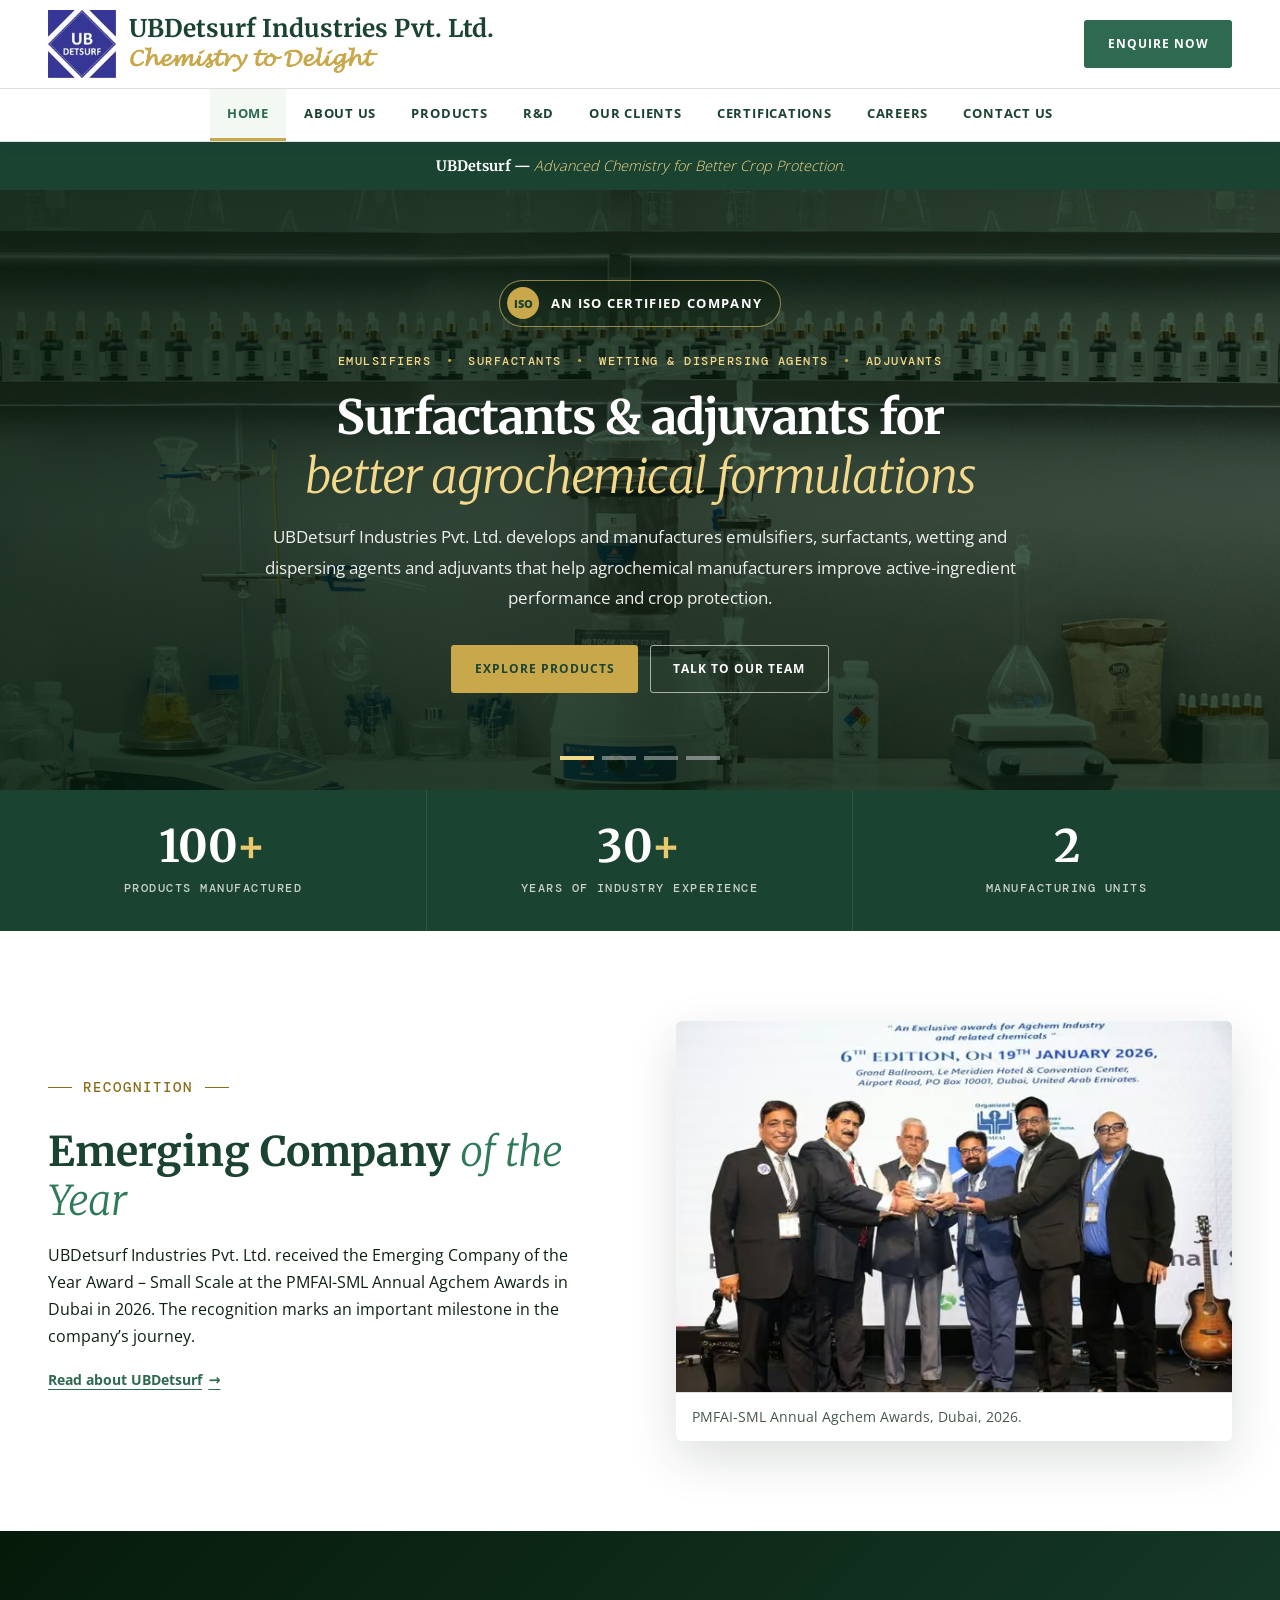
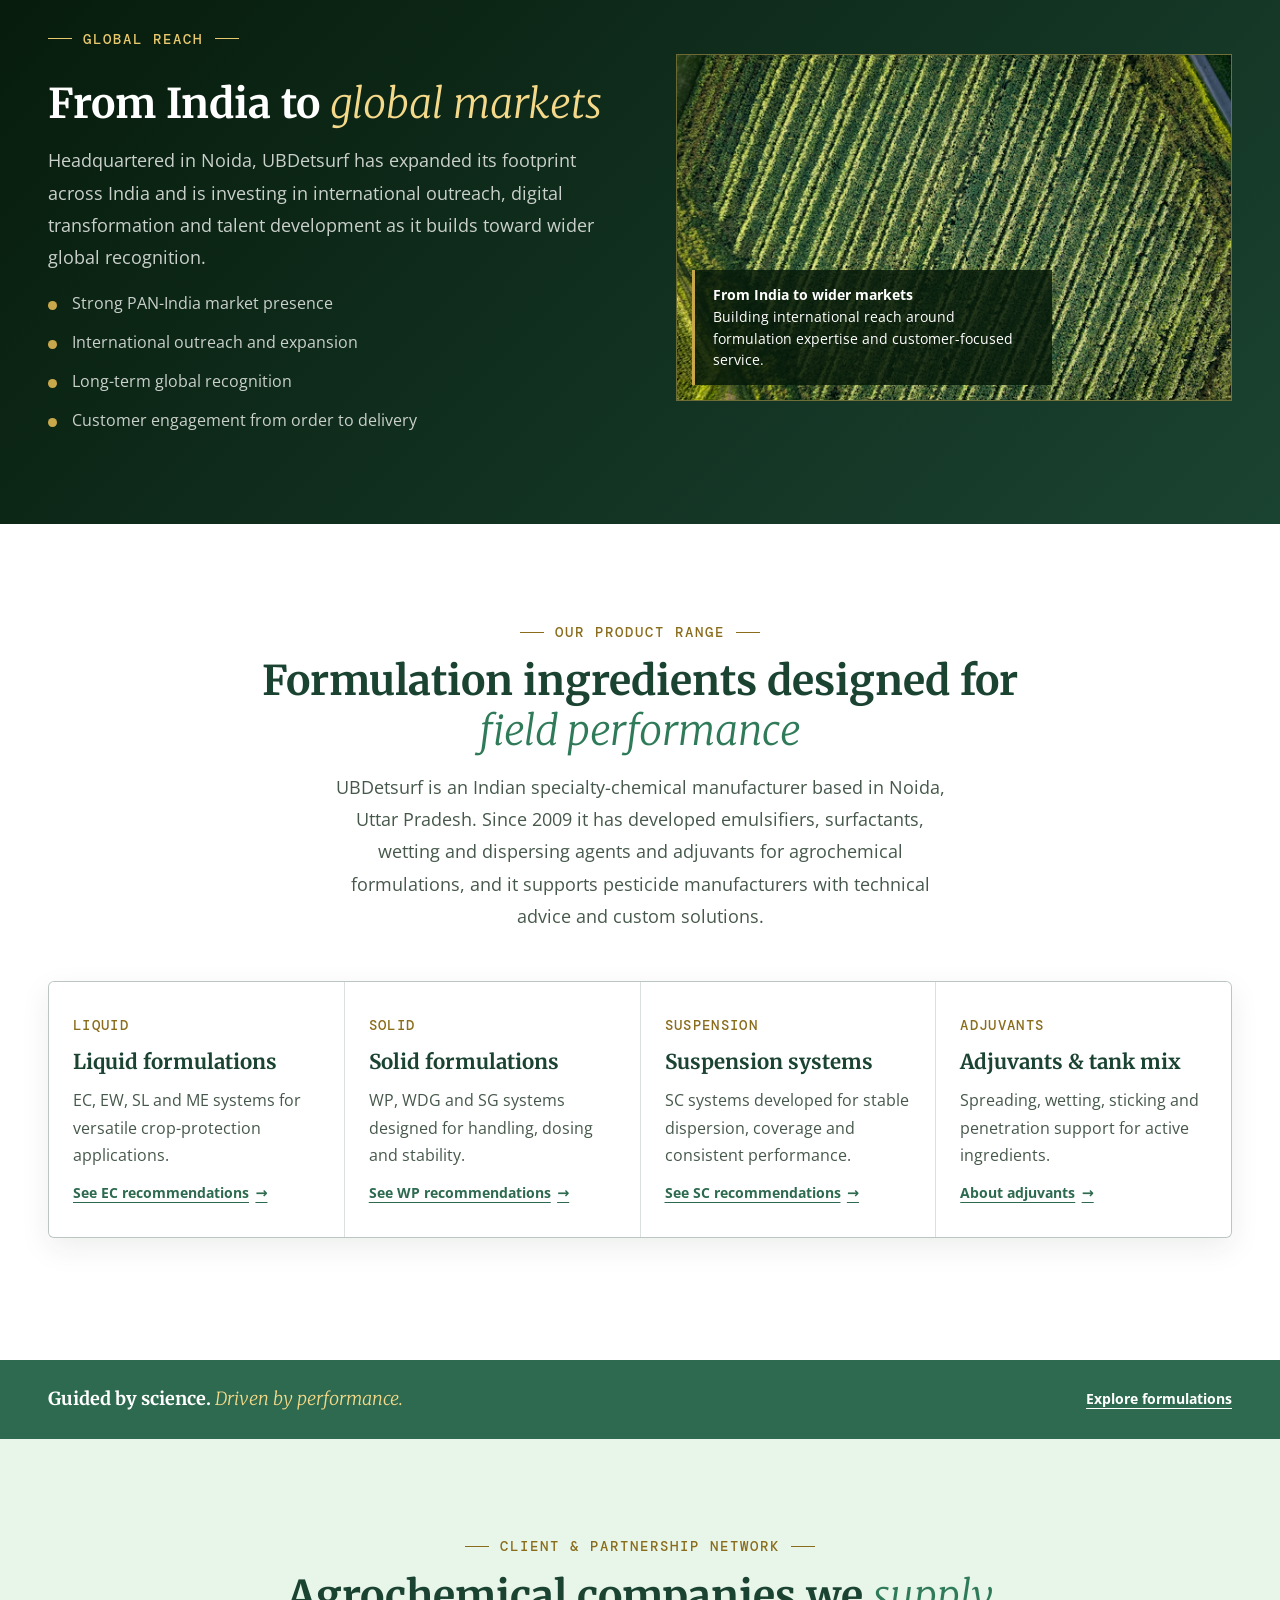
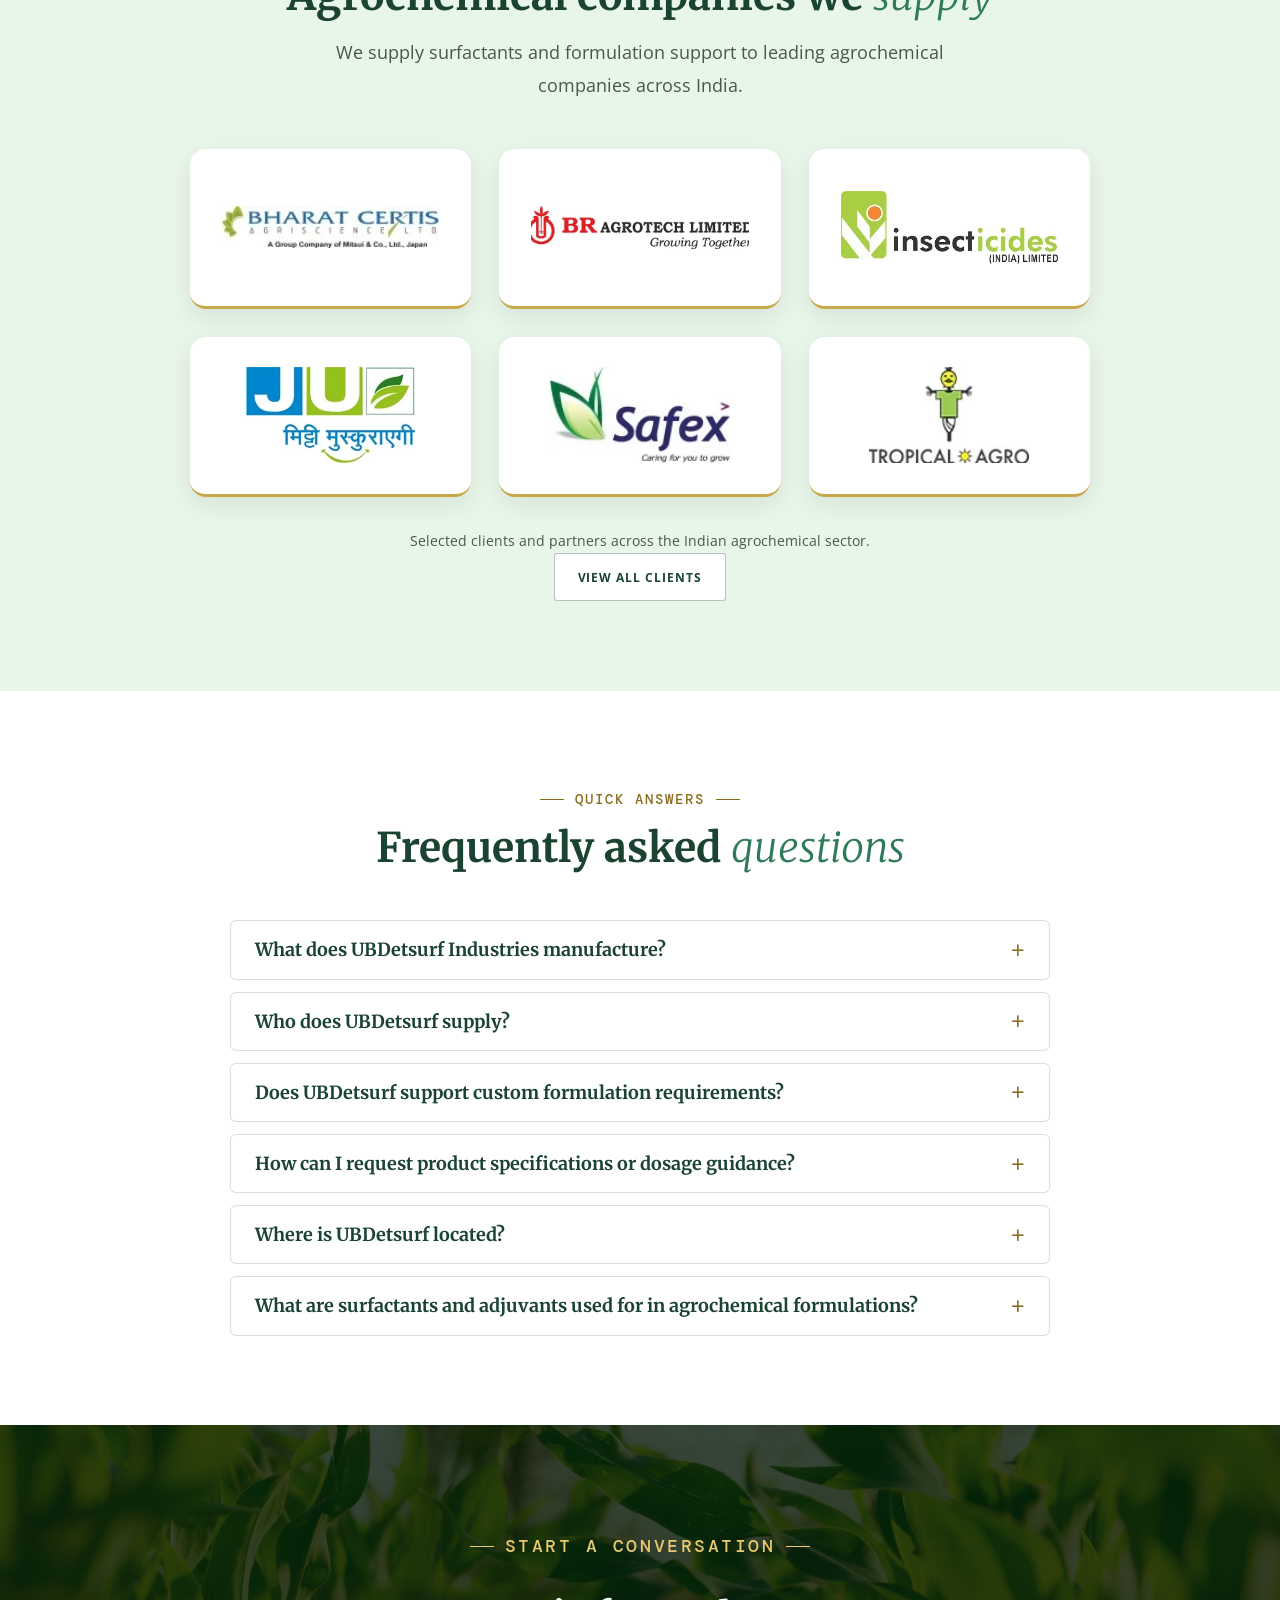
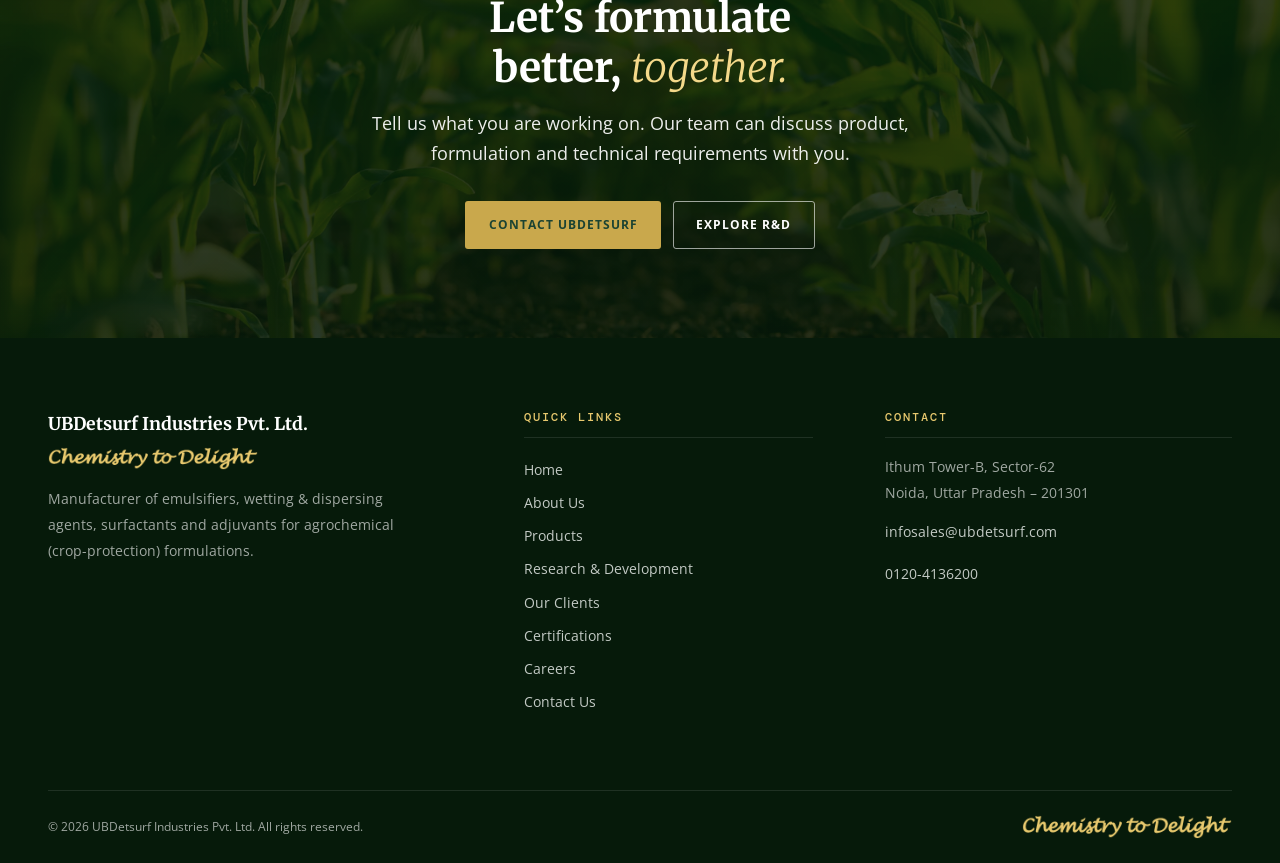
<file: index.html>
<!DOCTYPE html>
<html lang="en-IN">
<head>
<meta charset="utf-8">
<meta name="viewport" content="width=device-width, initial-scale=1">
<title>UBDetsurf Industries | Agrochemical Surfactants &amp; Adjuvants</title>
<meta name="description" content="UBDetsurf Industries Pvt. Ltd., Noida, makes emulsifiers, surfactants, wetting and dispersing agents and adjuvants for agrochemical formulations.">
<link rel="canonical" href="https://www.ubdetsurf.com/">
<meta name="robots" content="index, follow, max-image-preview:large">
<meta name="theme-color" content="#1b4332">
<meta name="author" content="UBDetsurf Industries Pvt. Ltd.">

<link rel="icon" href="favicon.ico" sizes="48x48">
<link rel="icon" type="image/png" sizes="32x32" href="assets/icons/favicon-32x32.png">
<link rel="apple-touch-icon" href="assets/icons/apple-touch-icon.png">

<meta property="og:type" content="website">
<meta property="og:site_name" content="UBDetsurf Industries">
<meta property="og:locale" content="en_IN">
<meta property="og:title" content="UBDetsurf Industries | Agrochemical Surfactants &amp; Adjuvants">
<meta property="og:description" content="UBDetsurf Industries Pvt. Ltd., Noida, makes emulsifiers, surfactants, wetting and dispersing agents and adjuvants for agrochemical formulations.">
<meta property="og:url" content="https://www.ubdetsurf.com/">
<meta property="og:image" content="https://www.ubdetsurf.com/assets/images/og/og-home.jpg">
<meta property="og:image:width" content="1200">
<meta property="og:image:height" content="630">
<meta property="og:image:alt" content="UBDetsurf Industries – agrochemical surfactants, emulsifiers and adjuvants">
<meta name="twitter:card" content="summary_large_image">
<meta name="twitter:title" content="UBDetsurf Industries | Agrochemical Surfactants &amp; Adjuvants">
<meta name="twitter:description" content="UBDetsurf Industries Pvt. Ltd., Noida, makes emulsifiers, surfactants, wetting and dispersing agents and adjuvants for agrochemical formulations.">
<meta name="twitter:image" content="https://www.ubdetsurf.com/assets/images/og/og-home.jpg">
<meta name="twitter:image:alt" content="UBDetsurf Industries – agrochemical surfactants, emulsifiers and adjuvants">

<link rel="preload" href="assets/fonts/merriweather-latin-700-normal.woff2" as="font" type="font/woff2" crossorigin>
<link rel="preload" href="assets/fonts/open-sans-latin-wght-normal.woff2" as="font" type="font/woff2" crossorigin>
<link rel="preload" href="assets/fonts/merriweather-latin-300-italic.woff2" as="font" type="font/woff2" crossorigin>
<link rel="preload" href="assets/fonts/dm-mono-latin-500-normal.woff2" as="font" type="font/woff2" crossorigin>
<link rel="preload" as="image" type="image/avif" fetchpriority="high" imagesrcset="assets/images/hero-slide-1-800.avif 800w, assets/images/hero-slide-1-1600.avif 1600w" imagesizes="100vw">
<link rel="stylesheet" href="css/variables.css">
<link rel="stylesheet" href="css/global.css">
<link rel="stylesheet" href="css/components.css">
<link rel="stylesheet" href="css/responsive.css">
<noscript><link rel="stylesheet" href="css/no-js.css"></noscript>

<script type="application/ld+json">
{
  "@context": "https://schema.org",
  "@graph": [
    {
      "@type": "Organization",
      "@id": "https://www.ubdetsurf.com/#organization",
      "name": "UBDetsurf Industries Pvt. Ltd.",
      "alternateName": "UBDetsurf",
      "legalName": "UBDetsurf Industries Private Limited",
      "url": "https://www.ubdetsurf.com/",
      "logo": {
        "@type": "ImageObject",
        "@id": "https://www.ubdetsurf.com/#logo",
        "url": "https://www.ubdetsurf.com/assets/images/ubdetsurf-logo-192.png",
        "contentUrl": "https://www.ubdetsurf.com/assets/images/ubdetsurf-logo-192.png",
        "width": 192,
        "height": 192,
        "caption": "UBDetsurf Industries logo"
      },
      "image": "https://www.ubdetsurf.com/assets/images/ubdetsurf-logo-192.png",
      "slogan": "Chemistry to Delight",
      "description": "UBDetsurf Industries Pvt. Ltd. is a specialty chemical manufacturer in Noida, India, making emulsifiers, surfactants, wetting and dispersing agents and adjuvants for agrochemical (crop-protection) formulations.",
      "address": {
        "@type": "PostalAddress",
        "streetAddress": "Ithum, Tower-B, 1111A, Plot No. A-40, Sector-62",
        "addressLocality": "Noida",
        "addressRegion": "Uttar Pradesh",
        "postalCode": "201301",
        "addressCountry": "IN"
      },
      "telephone": "+91-120-4136200",
      "email": "infosales@ubdetsurf.com",
      "contactPoint": [
        {
          "@type": "ContactPoint",
          "contactType": "sales",
          "telephone": "+91-9999422987",
          "email": "infosales@ubdetsurf.com",
          "areaServed": "IN",
          "name": "Sales team"
        }
      ],
      "areaServed": {
        "@type": "Country",
        "name": "India"
      },
      "knowsAbout": [
        "Agrochemical surfactants",
        "Emulsifiers for pesticide formulations",
        "Wetting and dispersing agents",
        "Agricultural adjuvants and tank-mix additives",
        "Agrochemical formulation development"
      ],
      "award": "Emerging Company of the Year Award – Small Scale, PMFAI-SML Annual Agchem Awards, Dubai, 2026"
    },
    {
      "@type": "WebSite",
      "@id": "https://www.ubdetsurf.com/#website",
      "url": "https://www.ubdetsurf.com/",
      "name": "UBDetsurf Industries",
      "inLanguage": "en-IN",
      "publisher": {
        "@id": "https://www.ubdetsurf.com/#organization"
      }
    },
    {
      "@type": "WebPage",
      "@id": "https://www.ubdetsurf.com/#webpage",
      "url": "https://www.ubdetsurf.com/",
      "name": "UBDetsurf Industries | Agrochemical Surfactants & Adjuvants",
      "description": "UBDetsurf Industries Pvt. Ltd., Noida, makes emulsifiers, surfactants, wetting and dispersing agents and adjuvants for agrochemical formulations.",
      "inLanguage": "en-IN",
      "isPartOf": {
        "@id": "https://www.ubdetsurf.com/#website"
      },
      "about": {
        "@id": "https://www.ubdetsurf.com/#organization"
      },
      "breadcrumb": {
        "@id": "https://www.ubdetsurf.com/#breadcrumb"
      },
      "primaryImageOfPage": {
        "@type": "ImageObject",
        "url": "https://www.ubdetsurf.com/assets/images/og/og-home.jpg",
        "width": 1200,
        "height": 630
      }
    },
    {
      "@type": "BreadcrumbList",
      "@id": "https://www.ubdetsurf.com/#breadcrumb",
      "itemListElement": [
        {
          "@type": "ListItem",
          "position": 1,
          "name": "Home",
          "item": "https://www.ubdetsurf.com/"
        }
      ]
    },
    {
      "@type": "FAQPage",
      "@id": "https://www.ubdetsurf.com/#faq",
      "mainEntity": [
        {
          "@type": "Question",
          "name": "What does UBDetsurf Industries manufacture?",
          "acceptedAnswer": {
            "@type": "Answer",
            "text": "UBDetsurf Industries Pvt. Ltd. manufactures emulsifiers, surfactants, wetting and dispersing agents and adjuvants for agrochemical (crop-protection) formulations. Its recommendation tables cover EC, EW, SC, SL, WP/WDG, SG and granule formulations, and the team also supports microemulsions, adjuvants and tank-mix additives. See the full product range."
          }
        },
        {
          "@type": "Question",
          "name": "Who does UBDetsurf supply?",
          "acceptedAnswer": {
            "@type": "Answer",
            "text": "UBDetsurf supplies surfactants and formulation support to agrochemical manufacturers and formulators across India. A selection of customers is listed on the Our Clients page."
          }
        },
        {
          "@type": "Question",
          "name": "Does UBDetsurf support custom formulation requirements?",
          "acceptedAnswer": {
            "@type": "Answer",
            "text": "Yes. The R&D team develops surfactants, emulsifiers, adjuvants, dispersing agents and wetting agents to match customer requirements and works with customers from concept to commercial scale. Read more on the Research & Development page."
          }
        },
        {
          "@type": "Question",
          "name": "How can I request product specifications or dosage guidance?",
          "acceptedAnswer": {
            "@type": "Answer",
            "text": "Email infosales@ubdetsurf.com or call 0120-4136200, and mention the formulation type, active ingredient and target market. Recommended dosages and ratios depend on the formulation and the technical material used, so they are shared on request. You can also use the enquiry form."
          }
        },
        {
          "@type": "Question",
          "name": "Where is UBDetsurf located?",
          "acceptedAnswer": {
            "@type": "Answer",
            "text": "The corporate and head office is at Ithum Tower-B, Sector-62, Noida, Uttar Pradesh 201301, India. The company operates two manufacturing units, with a third planned."
          }
        },
        {
          "@type": "Question",
          "name": "What are surfactants and adjuvants used for in agrochemical formulations?",
          "acceptedAnswer": {
            "@type": "Answer",
            "text": "In general, surfactants (surface-active agents) help an active ingredient mix with water, stay dispersed and wet or spread on a leaf surface. Emulsifiers are typically used in EC and EW formulations, wetting and dispersing agents in suspension and powder formulations, and adjuvants or tank-mix additives are added to improve spreading, sticking and penetration of a spray. This is general technical background; the right product depends on the formulation, so ask the UBDetsurf team for a recommendation."
          }
        }
      ]
    }
  ]
}
</script>
</head>
<body>
<a class="skip-link" href="#main">Skip to main content</a>
<header class="site-header">
  <div class="site-header__brand container">
    <a class="logo" href="index.html">
      <img class="logo__mark" src="assets/images/ubdetsurf-logo-96.webp"
           srcset="assets/images/ubdetsurf-logo-96.webp 96w, assets/images/ubdetsurf-logo-192.webp 192w"
           sizes="68px" width="68" height="68" alt="" decoding="async">
      <span class="logo__text">
        <span class="logo__name"><b>UBDetsurf</b> Industries Pvt. Ltd.</span>
        <span class="logo__tag"><img src="assets/images/tagline-gold.png" width="960" height="108" alt="Chemistry to Delight" decoding="async"></span>
      </span>
    </a>
    <a class="btn btn--green header-cta" href="contact-us.html#enquiry">Enquire now</a>
    <button class="nav-toggle" type="button" aria-expanded="false" aria-controls="site-nav">
      <span class="nav-toggle__bars" aria-hidden="true"></span>
      <span class="visually-hidden">Menu</span>
    </button>
  </div>
  <nav class="site-nav" id="site-nav" aria-label="Primary">
    <ul class="site-nav__list container">
        <li><a href="index.html" aria-current="page">Home</a></li>
        <li><a href="about-us.html">About Us</a></li>
        <li><a href="products.html">Products</a></li>
        <li><a href="research-development.html">R&amp;D</a></li>
        <li><a href="clients.html">Our Clients</a></li>
        <li><a href="iso-certifications.html">Certifications</a></li>
        <li><a href="careers.html">Careers</a></li>
        <li><a href="contact-us.html">Contact Us</a></li>
    </ul>
  </nav>
</header>
<div class="brand-message"><span><strong>UBDetsurf &mdash; </strong><em>Advanced Chemistry for Better Crop Protection.</em></span></div>
<main id="main">

<section class="hero hero--slides" aria-labelledby="hero-title">
  <div class="hero__media" aria-hidden="true">
    <div class="hero-slide is-active"><picture><source type="image/avif" srcset="assets/images/hero-slide-1-800.avif 800w, assets/images/hero-slide-1-1600.avif 1600w" sizes="100vw"><source type="image/webp" srcset="assets/images/hero-slide-1-800.webp 800w, assets/images/hero-slide-1-1600.webp 1600w" sizes="100vw"><img src="assets/images/hero-slide-1-800.webp" alt="" decoding="async" fetchpriority="high"></picture></div>
    <div class="hero-slide"><picture><source type="image/avif" data-srcset="assets/images/hero-slide-2-800.avif 800w, assets/images/hero-slide-2-1600.avif 1600w" sizes="100vw"><source type="image/webp" data-srcset="assets/images/hero-slide-2-800.webp 800w, assets/images/hero-slide-2-1600.webp 1600w" sizes="100vw"><img data-src="assets/images/hero-slide-2-800.webp" alt="" decoding="async" fetchpriority="low"></picture></div>
    <div class="hero-slide"><picture><source type="image/avif" data-srcset="assets/images/hero-slide-3-800.avif 800w, assets/images/hero-slide-3-1600.avif 1600w" sizes="100vw"><source type="image/webp" data-srcset="assets/images/hero-slide-3-800.webp 800w, assets/images/hero-slide-3-1600.webp 1600w" sizes="100vw"><img data-src="assets/images/hero-slide-3-800.webp" alt="" decoding="async" fetchpriority="low"></picture></div>
    <div class="hero-slide"><picture><source type="image/avif" data-srcset="assets/images/hero-slide-4-800.avif 800w, assets/images/hero-slide-4-1600.avif 1600w" sizes="100vw"><source type="image/webp" data-srcset="assets/images/hero-slide-4-800.webp 800w, assets/images/hero-slide-4-1600.webp 1600w" sizes="100vw"><img data-src="assets/images/hero-slide-4-800.webp" alt="" decoding="async" fetchpriority="low"></picture></div>
  </div>
  <div class="hero__inner container">
    <p class="iso-badge"><span class="iso-badge__mark" aria-hidden="true">ISO</span>An ISO certified company</p>
    <ul class="hero__keys" aria-label="Product groups">
      <li>Emulsifiers</li><li>Surfactants</li><li>Wetting &amp; dispersing agents</li><li>Adjuvants</li>
    </ul>
    <h1 id="hero-title">Surfactants &amp; adjuvants for <em>better agrochemical formulations</em></h1>
    <p class="hero__lead">UBDetsurf Industries Pvt. Ltd. develops and manufactures emulsifiers, surfactants, wetting and dispersing agents and adjuvants that help agrochemical manufacturers improve active-ingredient performance and crop protection.</p>
    <div class="btn-row btn-row--center">
      <a class="btn btn--gold" href="products.html">Explore products</a>
      <a class="btn btn--outline-light" href="contact-us.html#enquiry">Talk to our team</a>
    </div>
  </div>
  <div class="hero-dots" hidden><button type="button" class="hero-dot" aria-label="Show photo 1"></button><button type="button" class="hero-dot" aria-label="Show photo 2"></button><button type="button" class="hero-dot" aria-label="Show photo 3"></button><button type="button" class="hero-dot" aria-label="Show photo 4"></button></div>
</section>

<section class="metrics" aria-label="Company highlights">
  <div class="metric"><p class="metric__value">100<span>+</span></p><p class="metric__label">Products manufactured</p></div>
  <div class="metric"><p class="metric__value">30<span>+</span></p><p class="metric__label">Years of industry experience</p></div>
  <div class="metric"><p class="metric__value">2</p><p class="metric__label">Manufacturing units</p></div>
</section>

<section class="section section--white" aria-labelledby="award-title">
  <div class="container split">
    <div class="split__copy" data-reveal>
      <p class="eyebrow">Recognition</p>
      <h2 id="award-title">Emerging Company <em>of the Year</em></h2>
      <p>UBDetsurf Industries Pvt. Ltd. received the Emerging Company of the Year Award &ndash; Small Scale at the PMFAI-SML Annual Agchem Awards in Dubai in 2026. The recognition marks an important milestone in the company&rsquo;s journey.</p>
      <p><a class="link-arrow" href="about-us.html">Read about UBDetsurf</a></p>
    </div>
    <figure class="frame" data-reveal>
      <picture><source type="image/avif" srcset="assets/images/emerging-company-award-agchem-dubai-2026-600.avif 600w, assets/images/emerging-company-award-agchem-dubai-2026-1200.avif 1200w" sizes="(min-width: 900px) 45vw, 100vw"><source type="image/webp" srcset="assets/images/emerging-company-award-agchem-dubai-2026-600.webp 600w, assets/images/emerging-company-award-agchem-dubai-2026-1200.webp 1200w" sizes="(min-width: 900px) 45vw, 100vw"><img src="assets/images/emerging-company-award-agchem-dubai-2026-600.webp" width="1200" height="800" alt="UBDetsurf Industries representatives receiving the Emerging Company of the Year Award on stage in Dubai" loading="lazy" decoding="async"></picture>
      <figcaption>PMFAI-SML Annual Agchem Awards, Dubai, 2026.</figcaption>
    </figure>
  </div>
</section>

<section class="section section--dark globe-section" aria-labelledby="reach-title">
  <div class="container split">
    <div class="split__copy" data-reveal>
      <p class="eyebrow">Global reach</p>
      <h2 id="reach-title">From India to <em>global markets</em></h2>
      <p class="lead">Headquartered in Noida, UBDetsurf has expanded its footprint across India and is investing in international outreach, digital transformation and talent development as it builds toward wider global recognition.</p>
      <ul class="checklist">
        <li>Strong PAN-India market presence</li>
        <li>International outreach and expansion</li>
        <li>Long-term global recognition</li>
        <li>Customer engagement from order to delivery</li>
      </ul>
    </div>
    <figure class="globe" data-reveal="right"><picture><source type="image/avif" srcset="assets/images/crop-rows-aerial-600.avif 600w, assets/images/crop-rows-aerial-1200.avif 1200w" sizes="(min-width: 900px) 45vw, 100vw"><source type="image/webp" srcset="assets/images/crop-rows-aerial-600.webp 600w, assets/images/crop-rows-aerial-1200.webp 1200w" sizes="(min-width: 900px) 45vw, 100vw"><img src="assets/images/crop-rows-aerial-600.webp" width="1200" height="837" alt="Aerial view of rows in a crop field" loading="lazy" decoding="async"></picture><figcaption>
      <strong>From India to wider markets</strong><br>
      Building international reach around formulation expertise and customer-focused service.
    </figcaption></figure>
  </div>
</section>

<section class="section section--white" aria-labelledby="range-title">
  <div class="container">
    <div class="section-head" data-reveal>
      <p class="eyebrow">Our product range</p>
      <h2 id="range-title">Formulation ingredients designed for <em>field performance</em></h2>
      <p class="lead">UBDetsurf is an Indian specialty-chemical manufacturer based in Noida, Uttar Pradesh. Since 2009 it has developed emulsifiers, surfactants, wetting and dispersing agents and adjuvants for agrochemical formulations, and it supports pesticide manufacturers with technical advice and custom solutions.</p>
    </div>
    <div class="tile-grid tile-grid--4" data-reveal>
      <a class="tile" href="products.html#ec">
        <span class="tile__code">Liquid</span>
        <h3>Liquid formulations</h3>
        <p>EC, EW, SL and ME systems for versatile crop-protection applications.</p>
        <span class="link-arrow">See EC recommendations</span>
      </a>
      <a class="tile" href="products.html#wp">
        <span class="tile__code">Solid</span>
        <h3>Solid formulations</h3>
        <p>WP, WDG and SG systems designed for handling, dosing and stability.</p>
        <span class="link-arrow">See WP recommendations</span>
      </a>
      <a class="tile" href="products.html#sc">
        <span class="tile__code">Suspension</span>
        <h3>Suspension systems</h3>
        <p>SC systems developed for stable dispersion, coverage and consistent performance.</p>
        <span class="link-arrow">See SC recommendations</span>
      </a>
      <a class="tile" href="products.html#adjuvants">
        <span class="tile__code">Adjuvants</span>
        <h3>Adjuvants &amp; tank mix</h3>
        <p>Spreading, wetting, sticking and penetration support for active ingredients.</p>
        <span class="link-arrow">About adjuvants</span>
      </a>
    </div>
    <p class="btn-row btn-row--center"></p>
  </div>
</section>

<section class="strip" aria-label="Product range summary">
  <div class="container strip__inner">
    <p class="strip__text">Guided by science. <em>Driven by performance.</em></p>
    <a href="products.html">Explore formulations</a>
  </div>
</section>

<section class="section section--tint" aria-labelledby="clients-title">
  <div class="container">
    <div class="section-head" data-reveal>
      <p class="eyebrow">Client &amp; partnership network</p>
      <h2 id="clients-title">Agrochemical companies we <em>supply</em></h2>
      <p class="lead">We supply surfactants and formulation support to leading agrochemical companies across India.</p>
    </div>
    <ul class="client-cards">
      <li data-reveal><div class="client-card"><img src="assets/images/clients/bharat-certis-agriscience.webp" width="197" height="38" alt="Bharat Certis AgriScience Ltd. logo" loading="lazy" decoding="async"></div></li>
      <li data-reveal><div class="client-card"><img src="assets/images/clients/br-agrotech-limited.webp" width="600" height="119" alt="BR Agrotech Limited logo" loading="lazy" decoding="async"></div></li>
      <li data-reveal><div class="client-card"><img src="assets/images/clients/insecticides-india-limited.webp" width="387" height="130" alt="Insecticides (India) Limited logo" loading="lazy" decoding="async"></div></li>
      <li data-reveal><div class="client-card"><img src="assets/images/clients/ju-agri-sciences.webp" width="300" height="170" alt="JU Agri Sciences logo" loading="lazy" decoding="async"></div></li>
      <li data-reveal><div class="client-card"><img src="assets/images/clients/safex-chemicals.webp" width="166" height="89" alt="Safex Chemicals logo" loading="lazy" decoding="async"></div></li>
      <li data-reveal><div class="client-card"><img src="assets/images/clients/tropical-agro-system.webp" width="140" height="84" alt="Tropical Agro System (India) Pvt. Ltd. logo" loading="lazy" decoding="async"></div></li>
    </ul>
    <p class="fine-print">Selected clients and partners across the Indian agrochemical sector.</p>
    <p class="btn-row btn-row--center"><a class="btn btn--outline" href="clients.html">View all clients</a></p>
  </div>
</section>

<section class="section section--white" aria-labelledby="faq-title">
  <div class="container--narrow">
    <div class="section-head" data-reveal>
      <p class="eyebrow">Quick answers</p>
      <h2 id="faq-title">Frequently asked <em>questions</em></h2>
    </div>
    <div class="faq">
<details><summary>What does UBDetsurf Industries manufacture?</summary><div class="faq__answer"><p>UBDetsurf Industries Pvt. Ltd. manufactures emulsifiers, surfactants, wetting and dispersing agents and adjuvants for agrochemical (crop-protection) formulations. Its recommendation tables cover EC, EW, SC, SL, WP/WDG, SG and granule formulations, and the team also supports microemulsions, adjuvants and tank-mix additives. See the <a href="products.html">full product range</a>.</p></div></details>
<details><summary>Who does UBDetsurf supply?</summary><div class="faq__answer"><p>UBDetsurf supplies surfactants and formulation support to agrochemical manufacturers and formulators across India. A selection of customers is listed on the <a href="clients.html">Our Clients</a> page.</p></div></details>
<details><summary>Does UBDetsurf support custom formulation requirements?</summary><div class="faq__answer"><p>Yes. The R&amp;D team develops surfactants, emulsifiers, adjuvants, dispersing agents and wetting agents to match customer requirements and works with customers from concept to commercial scale. Read more on the <a href="research-development.html">Research &amp; Development</a> page.</p></div></details>
<details><summary>How can I request product specifications or dosage guidance?</summary><div class="faq__answer"><p>Email <a href="mailto:infosales@ubdetsurf.com">infosales@ubdetsurf.com</a> or call 0120-4136200, and mention the formulation type, active ingredient and target market. Recommended dosages and ratios depend on the formulation and the technical material used, so they are shared on request. You can also use the <a href="contact-us.html#enquiry">enquiry form</a>.</p></div></details>
<details><summary>Where is UBDetsurf located?</summary><div class="faq__answer"><p>The corporate and head office is at Ithum Tower-B, Sector-62, Noida, Uttar Pradesh 201301, India. The company operates two manufacturing units, with a third planned.</p></div></details>
<details><summary>What are surfactants and adjuvants used for in agrochemical formulations?</summary><div class="faq__answer"><p>In general, surfactants (surface-active agents) help an active ingredient mix with water, stay dispersed and wet or spread on a leaf surface. Emulsifiers are typically used in EC and EW formulations, wetting and dispersing agents in suspension and powder formulations, and adjuvants or tank-mix additives are added to improve spreading, sticking and penetration of a spray. This is general technical background; the right product depends on the formulation, so ask the UBDetsurf team for a recommendation.</p></div></details>
</div>
  </div>
</section>

<section class="cta-band cta-band--photo" data-reveal>
  <div class="container">
    <p class="eyebrow">Start a conversation</p>
    <h2>Let&rsquo;s formulate better, <em>together.</em></h2>
    <p>Tell us what you are working on. Our team can discuss product, formulation and technical requirements with you.</p>
    <div class="btn-row btn-row--center">
      <a class="btn btn--gold" href="contact-us.html#enquiry">Contact UBDetsurf</a>
      <a class="btn btn--outline-light" href="research-development.html">Explore R&amp;D</a>
    </div>
  </div>
</section>

</main>
<footer class="site-footer">
  <div class="container">
    <div class="site-footer__grid">
      <div>
        <p class="site-footer__name"><b>UBDetsurf</b> Industries Pvt. Ltd.</p>
        <p class="site-footer__tag"><img src="assets/images/tagline-light-gold.png" width="960" height="108" alt="Chemistry to Delight" decoding="async"></p>
        <p class="site-footer__about">Manufacturer of emulsifiers, wetting &amp; dispersing agents, surfactants and adjuvants for agrochemical (crop-protection) formulations.</p>
      </div>
      <nav aria-label="Footer">
        <h2>Quick links</h2>
        <ul class="site-footer__links">
        <li><a href="index.html">Home</a></li>
        <li><a href="about-us.html">About Us</a></li>
        <li><a href="products.html">Products</a></li>
        <li><a href="research-development.html">Research &amp; Development</a></li>
        <li><a href="clients.html">Our Clients</a></li>
        <li><a href="iso-certifications.html">Certifications</a></li>
        <li><a href="careers.html">Careers</a></li>
        <li><a href="contact-us.html">Contact Us</a></li>
        </ul>
      </nav>
      <div>
        <h2>Contact</h2>
        <address>
          <p>Ithum Tower-B, Sector-62<br>Noida, Uttar Pradesh – 201301</p>
          <p><a href="mailto:infosales@ubdetsurf.com">infosales@ubdetsurf.com</a></p>
          <p><a href="tel:+911204136200">0120-4136200</a></p>
        </address>
      </div>
    </div>
    <div class="site-footer__bottom">
      <span>&copy; 2026 UBDetsurf Industries Pvt. Ltd. All rights reserved.</span>
      <span class="site-footer__script"><img src="assets/images/tagline-light-gold.png" width="960" height="108" alt="Chemistry to Delight" decoding="async"></span>
    </div>
  </div>
</footer>
<script src="js/main.js" defer></script>
</body>
</html>
</file>
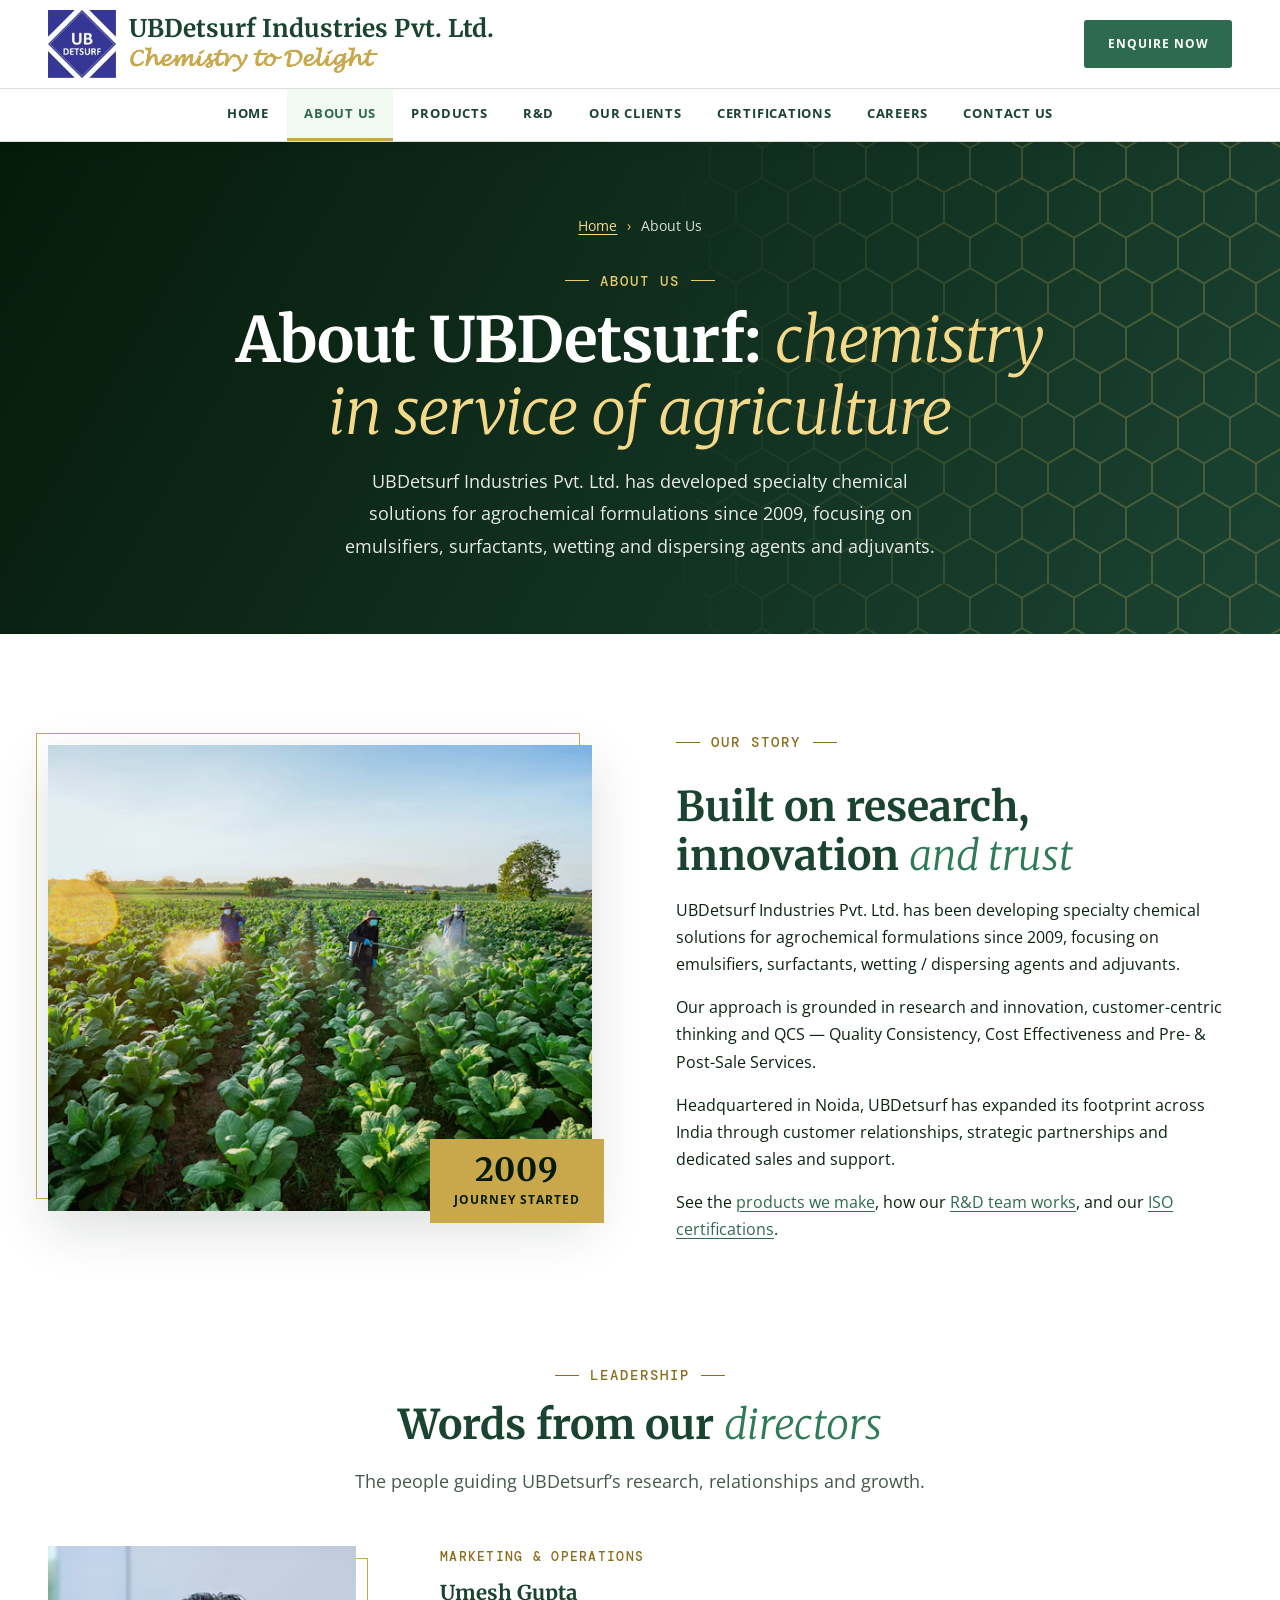
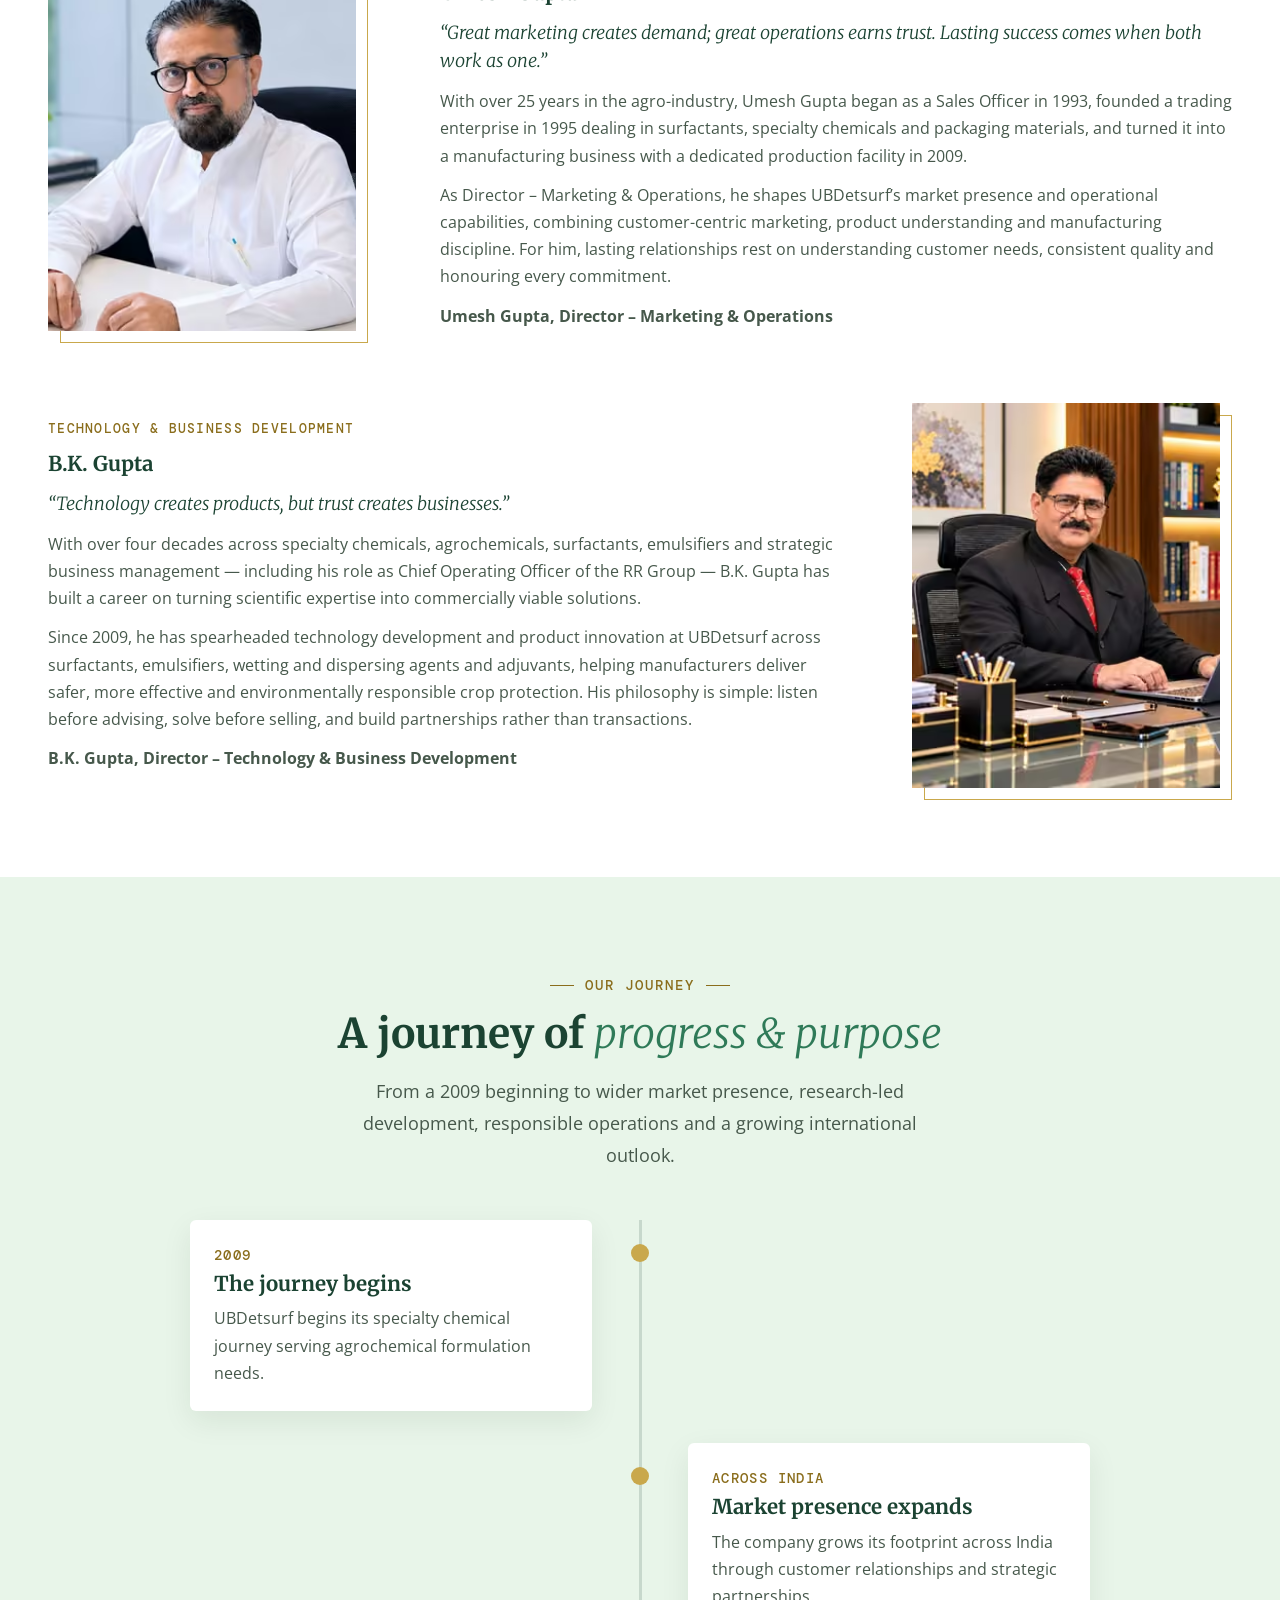
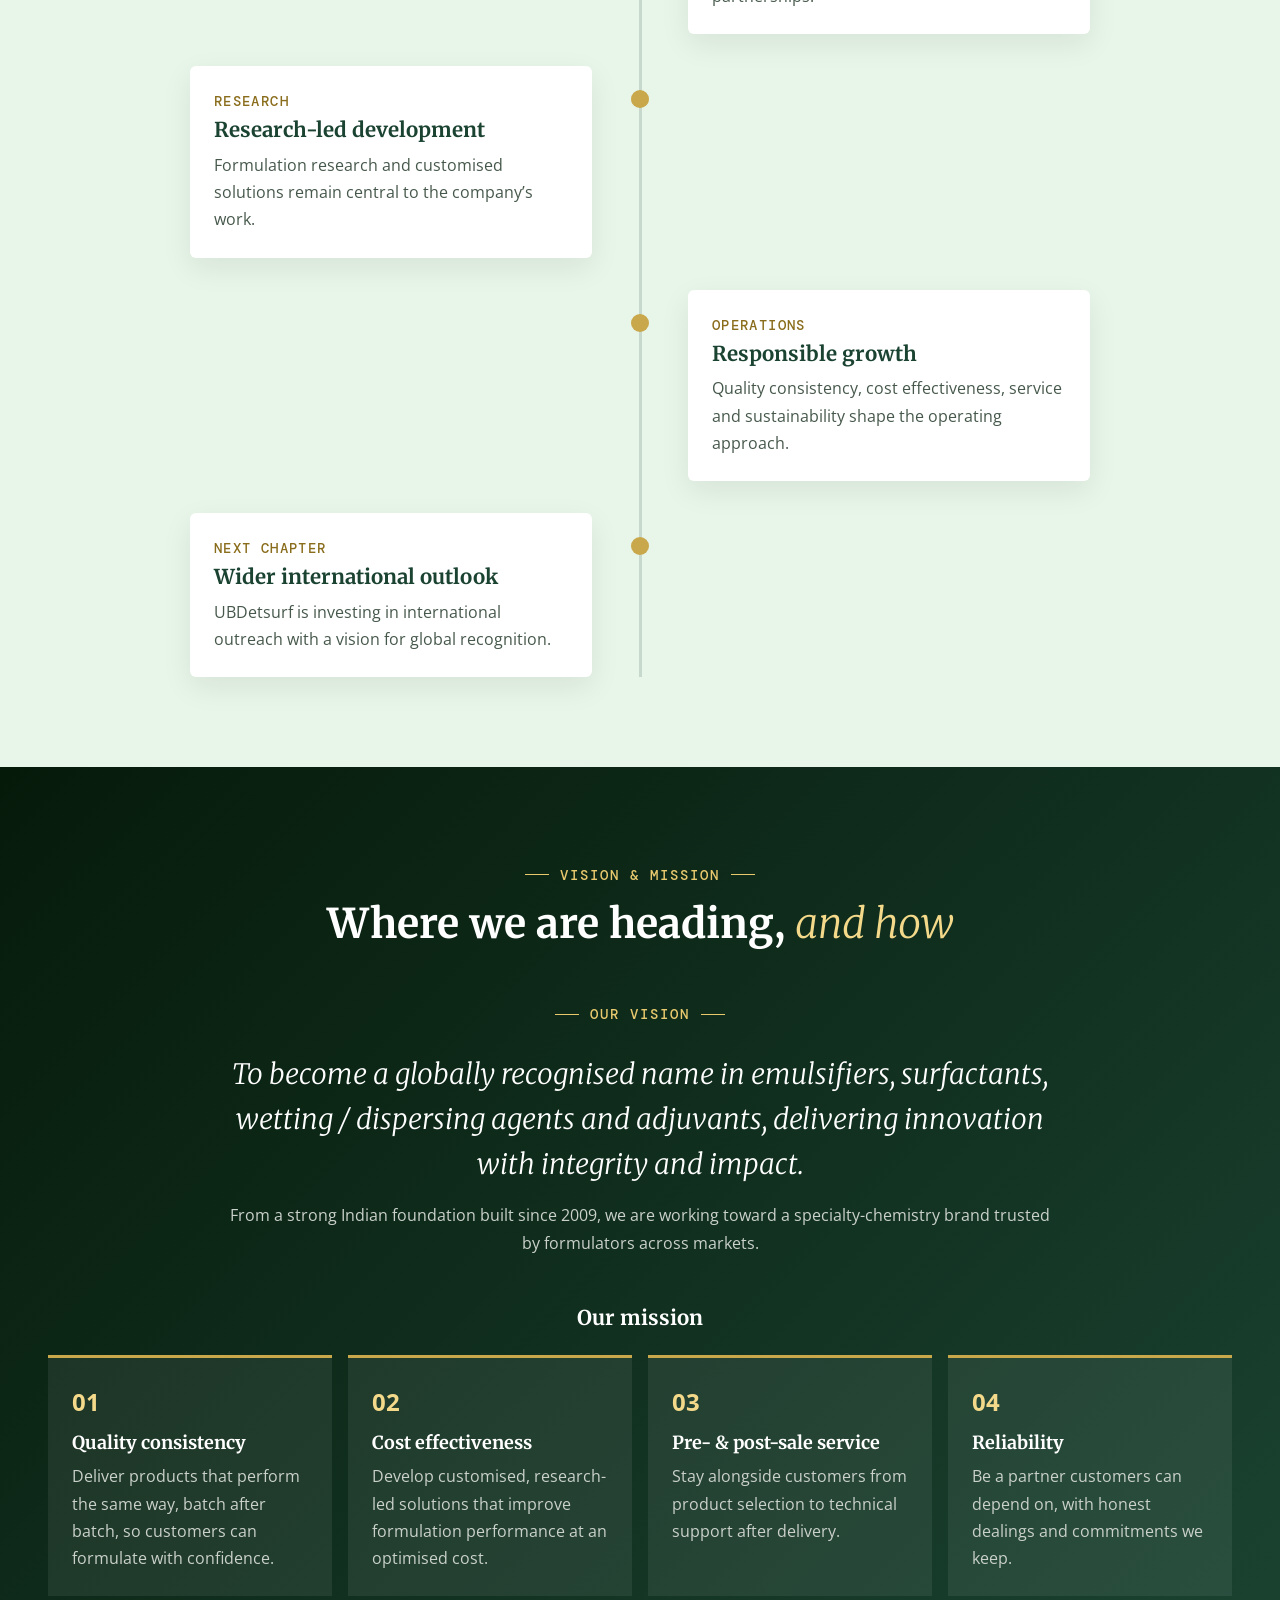
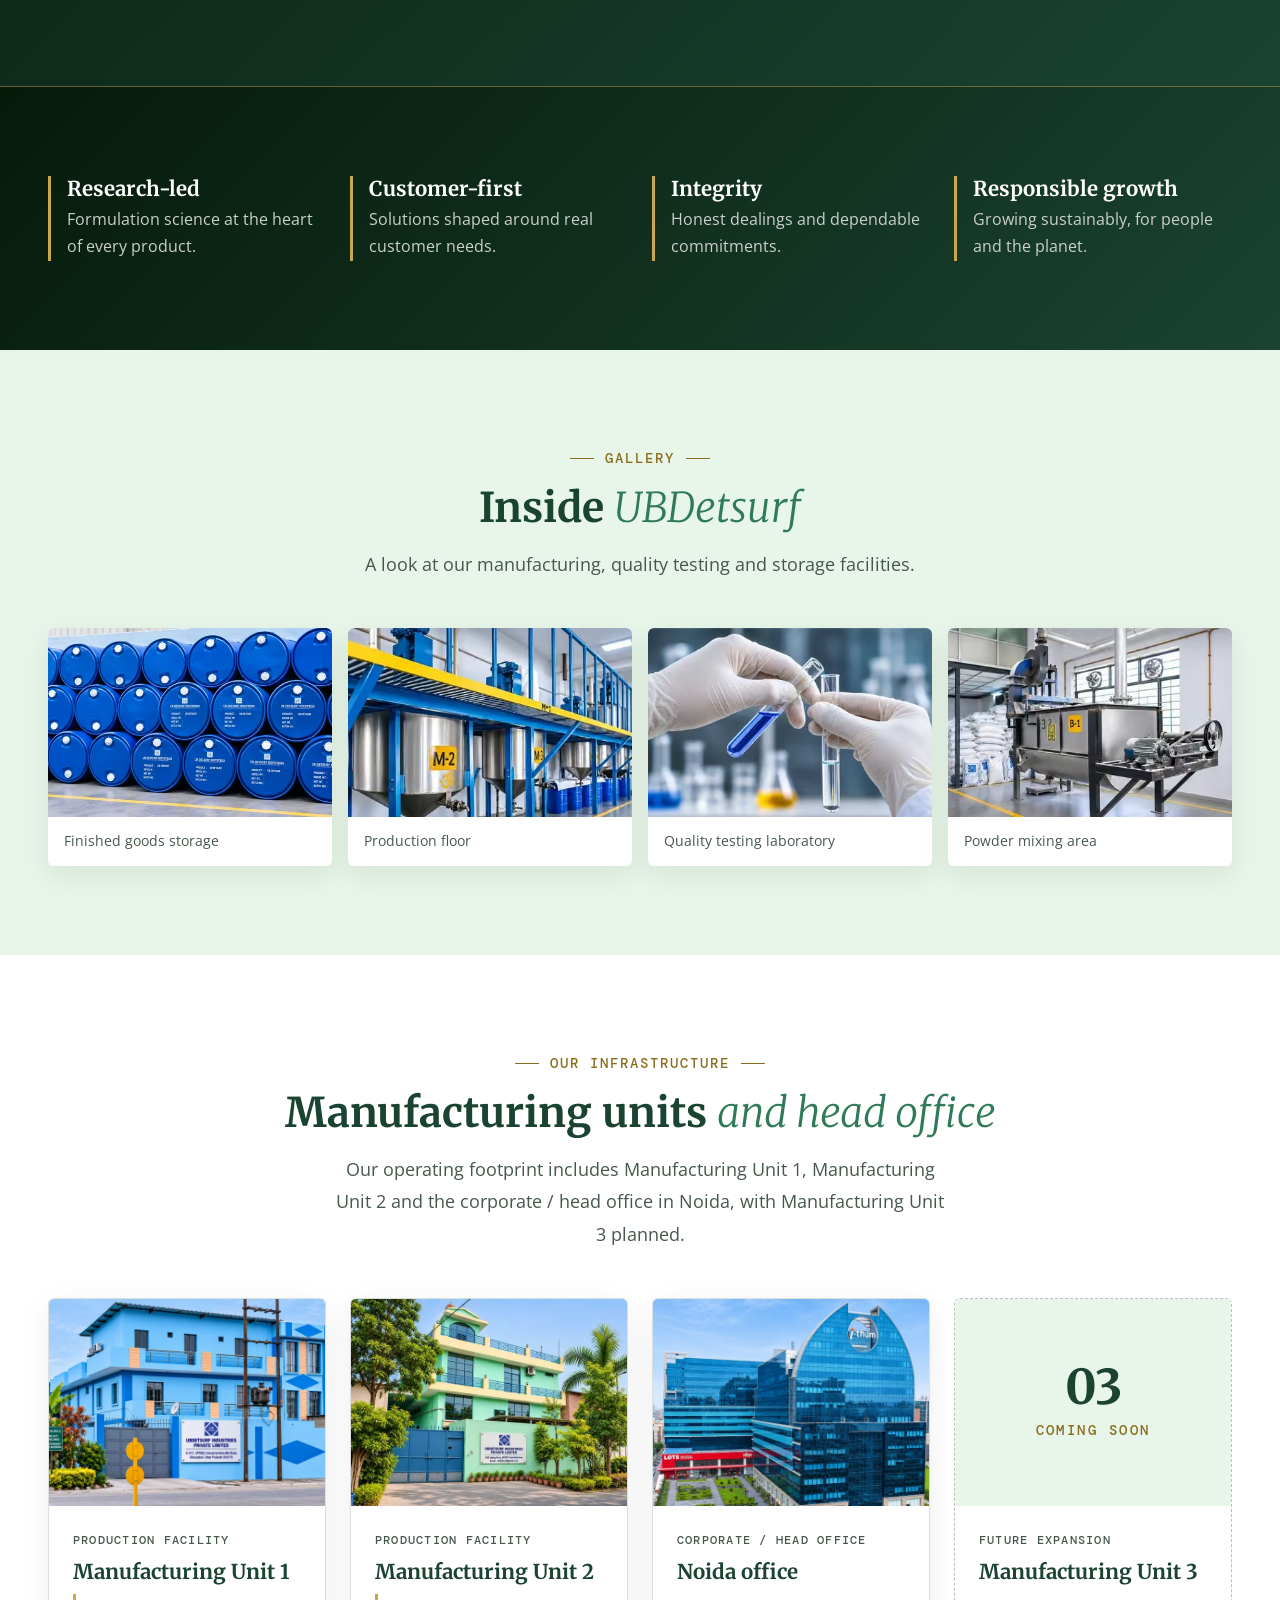
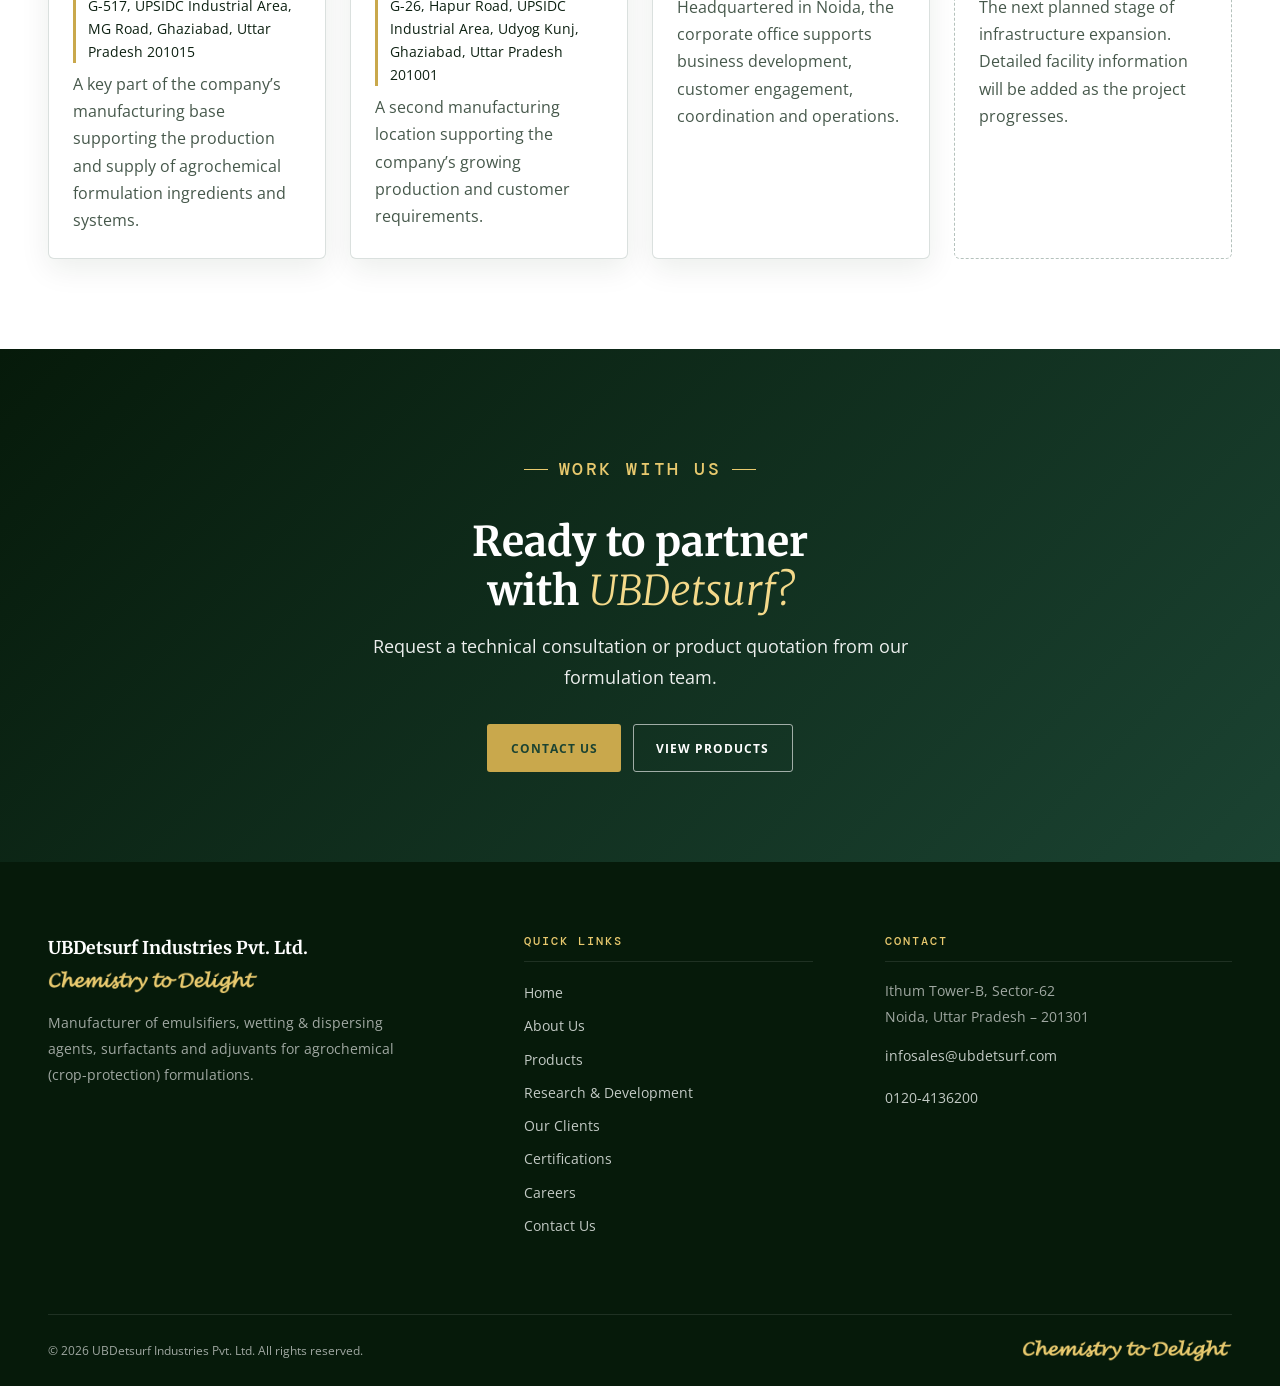
<file: about-us.html>
<!DOCTYPE html>
<html lang="en-IN">
<head>
<meta charset="utf-8">
<meta name="viewport" content="width=device-width, initial-scale=1">
<title>About UBDetsurf Industries | Specialty Chemicals Since 2009</title>
<meta name="description" content="About UBDetsurf Industries: a Noida-based manufacturer of surfactants and adjuvants for agrochemical formulations since 2009. Our story, leadership and facilities.">
<link rel="canonical" href="https://www.ubdetsurf.com/about-us.html">
<meta name="robots" content="index, follow, max-image-preview:large">
<meta name="theme-color" content="#1b4332">
<meta name="author" content="UBDetsurf Industries Pvt. Ltd.">

<link rel="icon" href="favicon.ico" sizes="48x48">
<link rel="icon" type="image/png" sizes="32x32" href="assets/icons/favicon-32x32.png">
<link rel="apple-touch-icon" href="assets/icons/apple-touch-icon.png">

<meta property="og:type" content="website">
<meta property="og:site_name" content="UBDetsurf Industries">
<meta property="og:locale" content="en_IN">
<meta property="og:title" content="About UBDetsurf Industries | Specialty Chemicals Since 2009">
<meta property="og:description" content="About UBDetsurf Industries: a Noida-based manufacturer of surfactants and adjuvants for agrochemical formulations since 2009. Our story, leadership and facilities.">
<meta property="og:url" content="https://www.ubdetsurf.com/about-us.html">
<meta property="og:image" content="https://www.ubdetsurf.com/assets/images/og/og-about.jpg">
<meta property="og:image:width" content="1200">
<meta property="og:image:height" content="630">
<meta property="og:image:alt" content="About UBDetsurf Industries – chemistry in service of agriculture">
<meta name="twitter:card" content="summary_large_image">
<meta name="twitter:title" content="About UBDetsurf Industries | Specialty Chemicals Since 2009">
<meta name="twitter:description" content="About UBDetsurf Industries: a Noida-based manufacturer of surfactants and adjuvants for agrochemical formulations since 2009. Our story, leadership and facilities.">
<meta name="twitter:image" content="https://www.ubdetsurf.com/assets/images/og/og-about.jpg">
<meta name="twitter:image:alt" content="About UBDetsurf Industries – chemistry in service of agriculture">

<link rel="preload" href="assets/fonts/merriweather-latin-700-normal.woff2" as="font" type="font/woff2" crossorigin>
<link rel="preload" href="assets/fonts/open-sans-latin-wght-normal.woff2" as="font" type="font/woff2" crossorigin>
<link rel="preload" href="assets/fonts/merriweather-latin-300-italic.woff2" as="font" type="font/woff2" crossorigin>
<link rel="preload" href="assets/fonts/dm-mono-latin-500-normal.woff2" as="font" type="font/woff2" crossorigin>
<link rel="stylesheet" href="css/variables.css">
<link rel="stylesheet" href="css/global.css">
<link rel="stylesheet" href="css/components.css">
<link rel="stylesheet" href="css/responsive.css">
<noscript><link rel="stylesheet" href="css/no-js.css"></noscript>

<script type="application/ld+json">
{
  "@context": "https://schema.org",
  "@graph": [
    {
      "@type": "Organization",
      "@id": "https://www.ubdetsurf.com/#organization",
      "name": "UBDetsurf Industries Pvt. Ltd.",
      "alternateName": "UBDetsurf",
      "legalName": "UBDetsurf Industries Private Limited",
      "url": "https://www.ubdetsurf.com/",
      "logo": {
        "@type": "ImageObject",
        "@id": "https://www.ubdetsurf.com/#logo",
        "url": "https://www.ubdetsurf.com/assets/images/ubdetsurf-logo-192.png",
        "contentUrl": "https://www.ubdetsurf.com/assets/images/ubdetsurf-logo-192.png",
        "width": 192,
        "height": 192,
        "caption": "UBDetsurf Industries logo"
      },
      "image": "https://www.ubdetsurf.com/assets/images/ubdetsurf-logo-192.png",
      "slogan": "Chemistry to Delight",
      "description": "UBDetsurf Industries Pvt. Ltd. is a specialty chemical manufacturer in Noida, India, making emulsifiers, surfactants, wetting and dispersing agents and adjuvants for agrochemical (crop-protection) formulations.",
      "address": {
        "@type": "PostalAddress",
        "streetAddress": "Ithum, Tower-B, 1111A, Plot No. A-40, Sector-62",
        "addressLocality": "Noida",
        "addressRegion": "Uttar Pradesh",
        "postalCode": "201301",
        "addressCountry": "IN"
      },
      "telephone": "+91-120-4136200",
      "email": "infosales@ubdetsurf.com",
      "contactPoint": [
        {
          "@type": "ContactPoint",
          "contactType": "sales",
          "telephone": "+91-9999422987",
          "email": "infosales@ubdetsurf.com",
          "areaServed": "IN",
          "name": "Sales team"
        }
      ],
      "areaServed": {
        "@type": "Country",
        "name": "India"
      },
      "knowsAbout": [
        "Agrochemical surfactants",
        "Emulsifiers for pesticide formulations",
        "Wetting and dispersing agents",
        "Agricultural adjuvants and tank-mix additives",
        "Agrochemical formulation development"
      ],
      "award": "Emerging Company of the Year Award – Small Scale, PMFAI-SML Annual Agchem Awards, Dubai, 2026"
    },
    {
      "@type": "WebSite",
      "@id": "https://www.ubdetsurf.com/#website",
      "url": "https://www.ubdetsurf.com/",
      "name": "UBDetsurf Industries",
      "inLanguage": "en-IN",
      "publisher": {
        "@id": "https://www.ubdetsurf.com/#organization"
      }
    },
    {
      "@type": "AboutPage",
      "@id": "https://www.ubdetsurf.com/about-us.html#webpage",
      "url": "https://www.ubdetsurf.com/about-us.html",
      "name": "About UBDetsurf Industries | Specialty Chemicals Since 2009",
      "description": "About UBDetsurf Industries: a Noida-based manufacturer of surfactants and adjuvants for agrochemical formulations since 2009. Our story, leadership and facilities.",
      "inLanguage": "en-IN",
      "isPartOf": {
        "@id": "https://www.ubdetsurf.com/#website"
      },
      "about": {
        "@id": "https://www.ubdetsurf.com/#organization"
      },
      "breadcrumb": {
        "@id": "https://www.ubdetsurf.com/about-us.html#breadcrumb"
      },
      "primaryImageOfPage": {
        "@type": "ImageObject",
        "url": "https://www.ubdetsurf.com/assets/images/og/og-about.jpg",
        "width": 1200,
        "height": 630
      }
    },
    {
      "@type": "BreadcrumbList",
      "@id": "https://www.ubdetsurf.com/about-us.html#breadcrumb",
      "itemListElement": [
        {
          "@type": "ListItem",
          "position": 1,
          "name": "Home",
          "item": "https://www.ubdetsurf.com/"
        },
        {
          "@type": "ListItem",
          "position": 2,
          "name": "About Us",
          "item": "https://www.ubdetsurf.com/about-us.html"
        }
      ]
    }
  ]
}
</script>
</head>
<body>
<a class="skip-link" href="#main">Skip to main content</a>
<header class="site-header">
  <div class="site-header__brand container">
    <a class="logo" href="index.html">
      <img class="logo__mark" src="assets/images/ubdetsurf-logo-96.webp"
           srcset="assets/images/ubdetsurf-logo-96.webp 96w, assets/images/ubdetsurf-logo-192.webp 192w"
           sizes="68px" width="68" height="68" alt="" decoding="async">
      <span class="logo__text">
        <span class="logo__name"><b>UBDetsurf</b> Industries Pvt. Ltd.</span>
        <span class="logo__tag"><img src="assets/images/tagline-gold.png" width="960" height="108" alt="Chemistry to Delight" decoding="async"></span>
      </span>
    </a>
    <a class="btn btn--green header-cta" href="contact-us.html#enquiry">Enquire now</a>
    <button class="nav-toggle" type="button" aria-expanded="false" aria-controls="site-nav">
      <span class="nav-toggle__bars" aria-hidden="true"></span>
      <span class="visually-hidden">Menu</span>
    </button>
  </div>
  <nav class="site-nav" id="site-nav" aria-label="Primary">
    <ul class="site-nav__list container">
        <li><a href="index.html">Home</a></li>
        <li><a href="about-us.html" aria-current="page">About Us</a></li>
        <li><a href="products.html">Products</a></li>
        <li><a href="research-development.html">R&amp;D</a></li>
        <li><a href="clients.html">Our Clients</a></li>
        <li><a href="iso-certifications.html">Certifications</a></li>
        <li><a href="careers.html">Careers</a></li>
        <li><a href="contact-us.html">Contact Us</a></li>
    </ul>
  </nav>
</header>
<main id="main">
<section class="page-hero">
  <div class="container">
    <nav class="breadcrumb" aria-label="Breadcrumb">
      <ol>
        <li><a href="index.html">Home</a></li>
        <li><span aria-current="page">About Us</span></li>
      </ol>
    </nav>
    <p class="eyebrow">About us</p>
    <h1>About UBDetsurf: <em>chemistry in service of agriculture</em></h1>
    <p class="page-hero__lead">UBDetsurf Industries Pvt. Ltd. has developed specialty chemical solutions for agrochemical formulations since 2009, focusing on emulsifiers, surfactants, wetting and dispersing agents and adjuvants.</p>
  </div>
</section>

<section class="section section--white" aria-labelledby="story-title">
  <div class="container split">
    <div class="story-media">
      <picture><source type="image/avif" srcset="assets/images/crop-spraying-field-600.avif 600w, assets/images/crop-spraying-field-1200.avif 1200w" sizes="(min-width: 900px) 40vw, 100vw"><source type="image/webp" srcset="assets/images/crop-spraying-field-600.webp 600w, assets/images/crop-spraying-field-1200.webp 1200w" sizes="(min-width: 900px) 40vw, 100vw"><img src="assets/images/crop-spraying-field-600.webp" width="1200" height="1029" alt="Farm workers spraying crops in a field" loading="lazy" decoding="async"></picture>
      <p class="story-media__badge"><b>2009</b> Journey started</p>
    </div>
    <div class="split__copy prose">
      <p class="eyebrow">Our story</p>
      <h2 id="story-title">Built on research, innovation <em>and trust</em></h2>
      <p>UBDetsurf Industries Pvt. Ltd. has been developing specialty chemical solutions for agrochemical formulations since 2009, focusing on emulsifiers, surfactants, wetting / dispersing agents and adjuvants.</p>
      <p>Our approach is grounded in research and innovation, customer-centric thinking and QCS &mdash; Quality Consistency, Cost Effectiveness and Pre- &amp; Post-Sale Services.</p>
      <p>Headquartered in Noida, UBDetsurf has expanded its footprint across India through customer relationships, strategic partnerships and dedicated sales and support.</p>
      <p>See the <a href="products.html">products we make</a>, how our <a href="research-development.html">R&amp;D team works</a>, and our <a href="iso-certifications.html">ISO certifications</a>.</p>
    </div>
  </div>
</section>

<section class="section section--white directors-section" id="leadership" aria-labelledby="leaders-title">
  <div class="container">
    <div class="section-head" data-reveal>
      <p class="eyebrow">Leadership</p>
      <h2 id="leaders-title">Words from our <em>directors</em></h2>
      <p class="lead">The people guiding UBDetsurf&rsquo;s research, relationships and growth.</p>
    </div>
    <div class="directors">
      <article class="director">
        <div class="director__photo" data-reveal="left"><picture><source type="image/avif" srcset="assets/images/people/umesh-gupta-director-marketing-operations-300.avif 300w, assets/images/people/umesh-gupta-director-marketing-operations-600.avif 600w" sizes="(min-width: 900px) 280px, 100vw"><source type="image/webp" srcset="assets/images/people/umesh-gupta-director-marketing-operations-300.webp 300w, assets/images/people/umesh-gupta-director-marketing-operations-600.webp 600w" sizes="(min-width: 900px) 280px, 100vw"><img src="assets/images/people/umesh-gupta-director-marketing-operations-600.webp" width="600" height="750" alt="Portrait of Umesh Gupta, Director – Marketing &amp; Operations, UBDetsurf Industries" loading="lazy" decoding="async"></picture></div>
        <div class="director__body" data-reveal="right">
          <p class="director__role">Marketing &amp; Operations</p>
          <h3>Umesh Gupta</h3>
          <p class="director__quote">&ldquo;Great marketing creates demand; great operations earns trust. Lasting success comes when both work as one.&rdquo;</p>
          <p>With over 25 years in the agro-industry, Umesh Gupta began as a Sales Officer in 1993, founded a trading enterprise in 1995 dealing in surfactants, specialty chemicals and packaging materials, and turned it into a manufacturing business with a dedicated production facility in 2009.</p>
          <p>As Director &ndash; Marketing &amp; Operations, he shapes UBDetsurf&rsquo;s market presence and operational capabilities, combining customer-centric marketing, product understanding and manufacturing discipline. For him, lasting relationships rest on understanding customer needs, consistent quality and honouring every commitment.</p>
          <p class="director__sign">Umesh Gupta, Director &ndash; Marketing &amp; Operations</p>
        </div>
      </article>
      <article class="director director--flip">
        <div class="director__photo" data-reveal="right"><picture><source type="image/avif" srcset="assets/images/people/bk-gupta-director-technology-business-development-300.avif 300w, assets/images/people/bk-gupta-director-technology-business-development-600.avif 600w" sizes="(min-width: 900px) 280px, 100vw"><source type="image/webp" srcset="assets/images/people/bk-gupta-director-technology-business-development-300.webp 300w, assets/images/people/bk-gupta-director-technology-business-development-600.webp 600w" sizes="(min-width: 900px) 280px, 100vw"><img src="assets/images/people/bk-gupta-director-technology-business-development-600.webp" width="600" height="750" alt="Portrait of B.K. Gupta, Director – Technology &amp; Business Development, UBDetsurf Industries" loading="lazy" decoding="async"></picture></div>
        <div class="director__body" data-reveal="left">
          <p class="director__role">Technology &amp; Business Development</p>
          <h3>B.K. Gupta</h3>
          <p class="director__quote">&ldquo;Technology creates products, but trust creates businesses.&rdquo;</p>
          <p>With over four decades across specialty chemicals, agrochemicals, surfactants, emulsifiers and strategic business management &mdash; including his role as Chief Operating Officer of the RR Group &mdash; B.K. Gupta has built a career on turning scientific expertise into commercially viable solutions.</p>
          <p>Since 2009, he has spearheaded technology development and product innovation at UBDetsurf across surfactants, emulsifiers, wetting and dispersing agents and adjuvants, helping manufacturers deliver safer, more effective and environmentally responsible crop protection. His philosophy is simple: listen before advising, solve before selling, and build partnerships rather than transactions.</p>
          <p class="director__sign">B.K. Gupta, Director &ndash; Technology &amp; Business Development</p>
        </div>
      </article>
    </div>
  </div>
</section>

<section class="section section--tint journey-section" id="milestones" aria-labelledby="journey-title">
  <div class="container">
    <div class="section-head" data-reveal>
      <p class="eyebrow">Our journey</p>
      <h2 id="journey-title">A journey of <em>progress &amp; purpose</em></h2>
      <p class="lead">From a 2009 beginning to wider market presence, research-led development, responsible operations and a growing international outlook.</p>
    </div>
    <ol class="journey">
      <li class="journey__item" data-reveal="left"><p class="journey__when">2009</p><h3>The journey begins</h3><p>UBDetsurf begins its specialty chemical journey serving agrochemical formulation needs.</p></li>
      <li class="journey__item" data-reveal="right"><p class="journey__when">Across India</p><h3>Market presence expands</h3><p>The company grows its footprint across India through customer relationships and strategic partnerships.</p></li>
      <li class="journey__item" data-reveal="left"><p class="journey__when">Research</p><h3>Research-led development</h3><p>Formulation research and customised solutions remain central to the company&rsquo;s work.</p></li>
      <li class="journey__item" data-reveal="right"><p class="journey__when">Operations</p><h3>Responsible growth</h3><p>Quality consistency, cost effectiveness, service and sustainability shape the operating approach.</p></li>
      <li class="journey__item" data-reveal="left"><p class="journey__when">Next chapter</p><h3>Wider international outlook</h3><p>UBDetsurf is investing in international outreach with a vision for global recognition.</p></li>
    </ol>
  </div>
</section>

<section class="section section--dark" id="vision-mission" aria-labelledby="vision-title">
  <div class="container">
    <div class="section-head" data-reveal>
      <p class="eyebrow">Vision &amp; mission</p>
      <h2 id="vision-title">Where we are heading, <em>and how</em></h2>
    </div>
    <div class="vision-quote" data-reveal>
      <h3 class="eyebrow">Our vision</h3>
      <p class="vision-quote__main">To become a globally recognised name in emulsifiers, surfactants, wetting / dispersing agents and adjuvants, delivering innovation with integrity and impact.</p>
      <p>From a strong Indian foundation built since 2009, we are working toward a specialty-chemistry brand trusted by formulators across markets.</p>
    </div>
    <h3 class="mission-title" data-reveal>Our mission</h3>
    <ol class="mission-cards">
      <li data-reveal><span class="mission-cards__num">01</span> <h4>Quality consistency</h4> <p>Deliver products that perform the same way, batch after batch, so customers can formulate with confidence.</p></li>
      <li data-reveal><span class="mission-cards__num">02</span> <h4>Cost effectiveness</h4> <p>Develop customised, research-led solutions that improve formulation performance at an optimised cost.</p></li>
      <li data-reveal><span class="mission-cards__num">03</span> <h4>Pre- &amp; post-sale service</h4> <p>Stay alongside customers from product selection to technical support after delivery.</p></li>
      <li data-reveal><span class="mission-cards__num">04</span> <h4>Reliability</h4> <p>Be a partner customers can depend on, with honest dealings and commitments we keep.</p></li>
    </ol>
  </div>
</section>

<section class="section section--dark values-section" aria-labelledby="values-title">
  <div class="container">
    <h2 class="visually-hidden" id="values-title">Our values</h2>
    <ul class="values" data-reveal>
      <li><h3>Research-led</h3><p>Formulation science at the heart of every product.</p></li>
      <li><h3>Customer-first</h3><p>Solutions shaped around real customer needs.</p></li>
      <li><h3>Integrity</h3><p>Honest dealings and dependable commitments.</p></li>
      <li><h3>Responsible growth</h3><p>Growing sustainably, for people and the planet.</p></li>
    </ul>
  </div>
</section>

<section class="section section--tint" id="gallery" aria-labelledby="gallery-title">
  <div class="container">
    <div class="section-head" data-reveal>
      <p class="eyebrow">Gallery</p>
      <h2 id="gallery-title">Inside <em>UBDetsurf</em></h2>
      <p class="lead">A look at our manufacturing, quality testing and storage facilities.</p>
    </div>
    <div class="gallery" data-reveal>
      <figure><picture><source type="image/avif" srcset="assets/images/finished-goods-storage-drums-640.avif 640w, assets/images/finished-goods-storage-drums-960.avif 960w, assets/images/finished-goods-storage-drums-1200.avif 1200w" sizes="(min-width: 900px) 25vw, 50vw"><source type="image/webp" srcset="assets/images/finished-goods-storage-drums-640.webp 640w, assets/images/finished-goods-storage-drums-960.webp 960w, assets/images/finished-goods-storage-drums-1200.webp 1200w" sizes="(min-width: 900px) 25vw, 50vw"><img src="assets/images/finished-goods-storage-drums-640.webp" width="1200" height="675" alt="UBDetsurf Industries drums stacked in finished goods storage" loading="lazy" decoding="async"></picture><figcaption>Finished goods storage</figcaption></figure>
      <figure><picture><source type="image/avif" srcset="assets/images/stainless-steel-mixing-vessels-400.avif 400w, assets/images/stainless-steel-mixing-vessels-763.avif 763w" sizes="(min-width: 900px) 25vw, 50vw"><source type="image/webp" srcset="assets/images/stainless-steel-mixing-vessels-400.webp 400w, assets/images/stainless-steel-mixing-vessels-763.webp 763w" sizes="(min-width: 900px) 25vw, 50vw"><img src="assets/images/stainless-steel-mixing-vessels-400.webp" width="763" height="510" alt="Stainless steel mixing vessels on the production floor" loading="lazy" decoding="async"></picture><figcaption>Production floor</figcaption></figure>
      <figure><picture><source type="image/avif" srcset="assets/images/quality-testing-laboratory-400.avif 400w, assets/images/quality-testing-laboratory-763.avif 763w" sizes="(min-width: 900px) 25vw, 50vw"><source type="image/webp" srcset="assets/images/quality-testing-laboratory-400.webp 400w, assets/images/quality-testing-laboratory-763.webp 763w" sizes="(min-width: 900px) 25vw, 50vw"><img src="assets/images/quality-testing-laboratory-400.webp" width="763" height="506" alt="Quality testing in the UBDetsurf laboratory" loading="lazy" decoding="async"></picture><figcaption>Quality testing laboratory</figcaption></figure>
      <figure><picture><source type="image/avif" srcset="assets/images/ribbon-blender-powder-mixing-400.avif 400w, assets/images/ribbon-blender-powder-mixing-763.avif 763w" sizes="(min-width: 900px) 25vw, 50vw"><source type="image/webp" srcset="assets/images/ribbon-blender-powder-mixing-400.webp 400w, assets/images/ribbon-blender-powder-mixing-763.webp 763w" sizes="(min-width: 900px) 25vw, 50vw"><img src="assets/images/ribbon-blender-powder-mixing-400.webp" width="763" height="506" alt="Ribbon blender in the powder mixing area" loading="lazy" decoding="async"></picture><figcaption>Powder mixing area</figcaption></figure>
    </div>
  </div>
</section>

<section class="section section--white" id="capabilities" aria-labelledby="facilities-title">
  <div class="container">
    <div class="section-head" data-reveal>
      <p class="eyebrow">Our infrastructure</p>
      <h2 id="facilities-title">Manufacturing units <em>and head office</em></h2>
      <p class="lead">Our operating footprint includes Manufacturing Unit 1, Manufacturing Unit 2 and the corporate / head office in Noida, with Manufacturing Unit 3 planned.</p>
    </div>
    <div class="facilities" data-reveal>
      <article class="facility">
        <div class="facility__media"><picture><source type="image/avif" srcset="assets/images/manufacturing-unit-1-building-600.avif 600w, assets/images/manufacturing-unit-1-building-1200.avif 1200w" sizes="(min-width: 900px) 25vw, 50vw"><source type="image/webp" srcset="assets/images/manufacturing-unit-1-building-600.webp 600w, assets/images/manufacturing-unit-1-building-1200.webp 1200w" sizes="(min-width: 900px) 25vw, 50vw"><img src="assets/images/manufacturing-unit-1-building-600.webp" width="1200" height="900" alt="UBDetsurf Industries Manufacturing Unit 1, a blue building with the company signboard beside the gate" loading="lazy" decoding="async"></picture></div>
        <div class="facility__body"><p class="facility__kind">Production facility</p><h3>Manufacturing Unit 1</h3><address class="facility__address">G-517, UPSIDC Industrial Area, MG Road, Ghaziabad, Uttar Pradesh 201015</address><p>A key part of the company&rsquo;s manufacturing base supporting the production and supply of agrochemical formulation ingredients and systems.</p></div>
      </article>
      <article class="facility">
        <div class="facility__media"><picture><source type="image/avif" srcset="assets/images/manufacturing-unit-2-building-600.avif 600w, assets/images/manufacturing-unit-2-building-1200.avif 1200w" sizes="(min-width: 900px) 25vw, 50vw"><source type="image/webp" srcset="assets/images/manufacturing-unit-2-building-600.webp 600w, assets/images/manufacturing-unit-2-building-1200.webp 1200w" sizes="(min-width: 900px) 25vw, 50vw"><img src="assets/images/manufacturing-unit-2-building-600.webp" width="1200" height="895" alt="Front of UBDetsurf Industries Manufacturing Unit 2 with company signboard at the gate" loading="lazy" decoding="async"></picture></div>
        <div class="facility__body"><p class="facility__kind">Production facility</p><h3>Manufacturing Unit 2</h3><address class="facility__address">G-26, Hapur Road, UPSIDC Industrial Area, Udyog Kunj, Ghaziabad, Uttar Pradesh 201001</address><p>A second manufacturing location supporting the company&rsquo;s growing production and customer requirements.</p></div>
      </article>
      <article class="facility">
        <div class="facility__media"><picture><source type="image/avif" srcset="assets/images/noida-office-ithum-tower-600.avif 600w, assets/images/noida-office-ithum-tower-1200.avif 1200w" sizes="(min-width: 900px) 25vw, 50vw"><source type="image/webp" srcset="assets/images/noida-office-ithum-tower-600.webp 600w, assets/images/noida-office-ithum-tower-1200.webp 1200w" sizes="(min-width: 900px) 25vw, 50vw"><img src="assets/images/noida-office-ithum-tower-600.webp" width="1200" height="900" alt="The glass i-thum building in Sector 62, Noida, home of the UBDetsurf head office" loading="lazy" decoding="async"></picture></div>
        <div class="facility__body"><p class="facility__kind">Corporate / head office</p><h3>Noida office</h3><p>Headquartered in Noida, the corporate office supports business development, customer engagement, coordination and operations.</p></div>
      </article>
      <article class="facility facility--soon">
        <div class="facility__media facility__placeholder"><span class="facility__placeholder-num" aria-hidden="true">03</span><span class="facility__placeholder-text">Coming soon</span></div>
        <div class="facility__body"><p class="facility__kind">Future expansion</p><h3>Manufacturing Unit 3</h3><p>The next planned stage of infrastructure expansion. Detailed facility information will be added as the project progresses.</p></div>
      </article>
    </div>
  </div>
</section>

<section class="cta-band" data-reveal>
  <div class="container">
    <p class="eyebrow">Work with us</p>
    <h2>Ready to partner with <em>UBDetsurf?</em></h2>
    <p>Request a technical consultation or product quotation from our formulation team.</p>
    <div class="btn-row btn-row--center">
      <a class="btn btn--gold" href="contact-us.html#enquiry">Contact us</a>
      <a class="btn btn--outline-light" href="products.html">View products</a>
    </div>
  </div>
</section>

</main>
<footer class="site-footer">
  <div class="container">
    <div class="site-footer__grid">
      <div>
        <p class="site-footer__name"><b>UBDetsurf</b> Industries Pvt. Ltd.</p>
        <p class="site-footer__tag"><img src="assets/images/tagline-light-gold.png" width="960" height="108" alt="Chemistry to Delight" decoding="async"></p>
        <p class="site-footer__about">Manufacturer of emulsifiers, wetting &amp; dispersing agents, surfactants and adjuvants for agrochemical (crop-protection) formulations.</p>
      </div>
      <nav aria-label="Footer">
        <h2>Quick links</h2>
        <ul class="site-footer__links">
        <li><a href="index.html">Home</a></li>
        <li><a href="about-us.html">About Us</a></li>
        <li><a href="products.html">Products</a></li>
        <li><a href="research-development.html">Research &amp; Development</a></li>
        <li><a href="clients.html">Our Clients</a></li>
        <li><a href="iso-certifications.html">Certifications</a></li>
        <li><a href="careers.html">Careers</a></li>
        <li><a href="contact-us.html">Contact Us</a></li>
        </ul>
      </nav>
      <div>
        <h2>Contact</h2>
        <address>
          <p>Ithum Tower-B, Sector-62<br>Noida, Uttar Pradesh – 201301</p>
          <p><a href="mailto:infosales@ubdetsurf.com">infosales@ubdetsurf.com</a></p>
          <p><a href="tel:+911204136200">0120-4136200</a></p>
        </address>
      </div>
    </div>
    <div class="site-footer__bottom">
      <span>&copy; 2026 UBDetsurf Industries Pvt. Ltd. All rights reserved.</span>
      <span class="site-footer__script"><img src="assets/images/tagline-light-gold.png" width="960" height="108" alt="Chemistry to Delight" decoding="async"></span>
    </div>
  </div>
</footer>
<script src="js/main.js" defer></script>
</body>
</html>
</file>
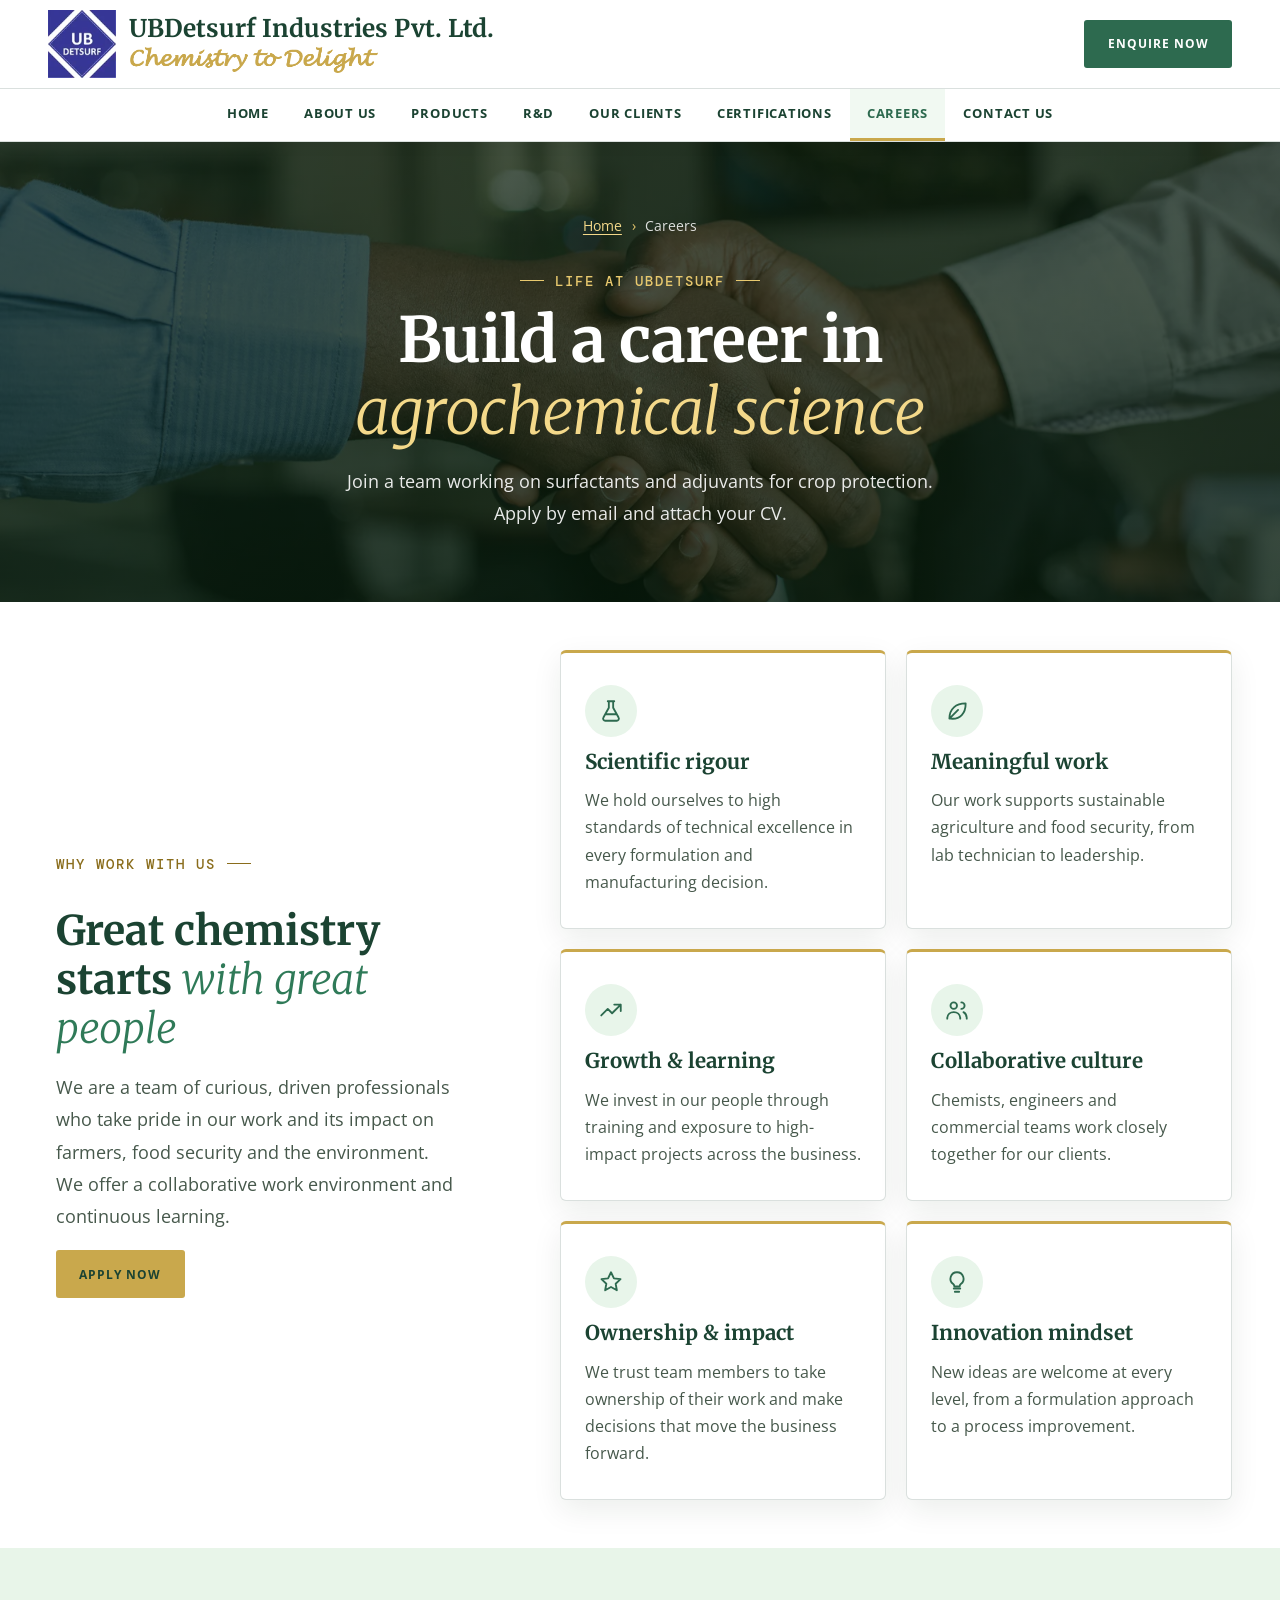
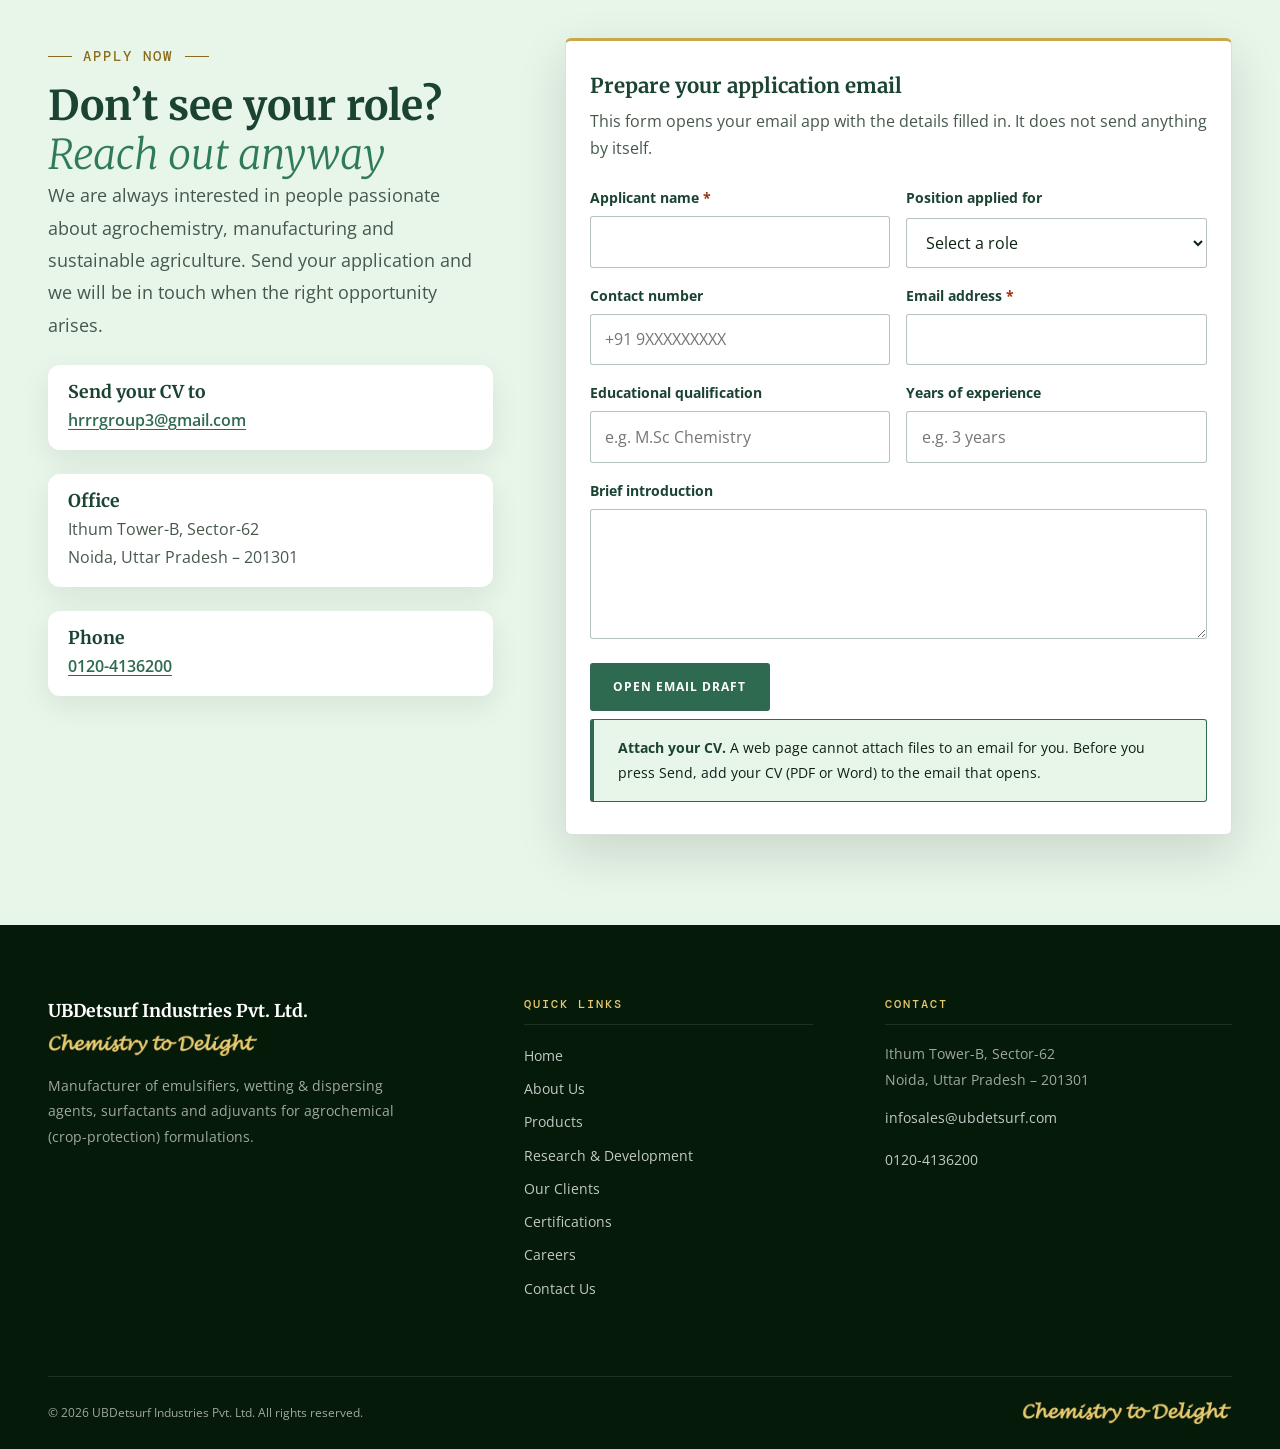
<file: careers.html>
<!DOCTYPE html>
<html lang="en-IN">
<head>
<meta charset="utf-8">
<meta name="viewport" content="width=device-width, initial-scale=1">
<title>Careers at UBDetsurf Industries | Agrochemical Jobs Noida</title>
<meta name="description" content="Apply for a role at UBDetsurf Industries in Noida. Send your details by email and attach your CV; general applications are welcome.">
<link rel="canonical" href="https://www.ubdetsurf.com/careers.html">
<meta name="robots" content="index, follow, max-image-preview:large">
<meta name="theme-color" content="#1b4332">
<meta name="author" content="UBDetsurf Industries Pvt. Ltd.">

<link rel="icon" href="favicon.ico" sizes="48x48">
<link rel="icon" type="image/png" sizes="32x32" href="assets/icons/favicon-32x32.png">
<link rel="apple-touch-icon" href="assets/icons/apple-touch-icon.png">

<meta property="og:type" content="website">
<meta property="og:site_name" content="UBDetsurf Industries">
<meta property="og:locale" content="en_IN">
<meta property="og:title" content="Careers at UBDetsurf Industries | Agrochemical Jobs Noida">
<meta property="og:description" content="Apply for a role at UBDetsurf Industries in Noida. Send your details by email and attach your CV; general applications are welcome.">
<meta property="og:url" content="https://www.ubdetsurf.com/careers.html">
<meta property="og:image" content="https://www.ubdetsurf.com/assets/images/og/og-careers.jpg">
<meta property="og:image:width" content="1200">
<meta property="og:image:height" content="630">
<meta property="og:image:alt" content="Careers at UBDetsurf Industries">
<meta name="twitter:card" content="summary_large_image">
<meta name="twitter:title" content="Careers at UBDetsurf Industries | Agrochemical Jobs Noida">
<meta name="twitter:description" content="Apply for a role at UBDetsurf Industries in Noida. Send your details by email and attach your CV; general applications are welcome.">
<meta name="twitter:image" content="https://www.ubdetsurf.com/assets/images/og/og-careers.jpg">
<meta name="twitter:image:alt" content="Careers at UBDetsurf Industries">

<link rel="preload" href="assets/fonts/merriweather-latin-700-normal.woff2" as="font" type="font/woff2" crossorigin>
<link rel="preload" href="assets/fonts/open-sans-latin-wght-normal.woff2" as="font" type="font/woff2" crossorigin>
<link rel="preload" href="assets/fonts/merriweather-latin-300-italic.woff2" as="font" type="font/woff2" crossorigin>
<link rel="preload" href="assets/fonts/dm-mono-latin-500-normal.woff2" as="font" type="font/woff2" crossorigin>
<link rel="stylesheet" href="css/variables.css">
<link rel="stylesheet" href="css/global.css">
<link rel="stylesheet" href="css/components.css">
<link rel="stylesheet" href="css/responsive.css">
<noscript><link rel="stylesheet" href="css/no-js.css"></noscript>

<script type="application/ld+json">
{
  "@context": "https://schema.org",
  "@graph": [
    {
      "@type": "Organization",
      "@id": "https://www.ubdetsurf.com/#organization",
      "name": "UBDetsurf Industries Pvt. Ltd.",
      "alternateName": "UBDetsurf",
      "legalName": "UBDetsurf Industries Private Limited",
      "url": "https://www.ubdetsurf.com/",
      "logo": {
        "@type": "ImageObject",
        "@id": "https://www.ubdetsurf.com/#logo",
        "url": "https://www.ubdetsurf.com/assets/images/ubdetsurf-logo-192.png",
        "contentUrl": "https://www.ubdetsurf.com/assets/images/ubdetsurf-logo-192.png",
        "width": 192,
        "height": 192,
        "caption": "UBDetsurf Industries logo"
      },
      "image": "https://www.ubdetsurf.com/assets/images/ubdetsurf-logo-192.png",
      "slogan": "Chemistry to Delight",
      "description": "UBDetsurf Industries Pvt. Ltd. is a specialty chemical manufacturer in Noida, India, making emulsifiers, surfactants, wetting and dispersing agents and adjuvants for agrochemical (crop-protection) formulations.",
      "address": {
        "@type": "PostalAddress",
        "streetAddress": "Ithum, Tower-B, 1111A, Plot No. A-40, Sector-62",
        "addressLocality": "Noida",
        "addressRegion": "Uttar Pradesh",
        "postalCode": "201301",
        "addressCountry": "IN"
      },
      "telephone": "+91-120-4136200",
      "email": "infosales@ubdetsurf.com",
      "contactPoint": [
        {
          "@type": "ContactPoint",
          "contactType": "sales",
          "telephone": "+91-9999422987",
          "email": "infosales@ubdetsurf.com",
          "areaServed": "IN",
          "name": "Sales team"
        }
      ],
      "areaServed": {
        "@type": "Country",
        "name": "India"
      },
      "knowsAbout": [
        "Agrochemical surfactants",
        "Emulsifiers for pesticide formulations",
        "Wetting and dispersing agents",
        "Agricultural adjuvants and tank-mix additives",
        "Agrochemical formulation development"
      ],
      "award": "Emerging Company of the Year Award – Small Scale, PMFAI-SML Annual Agchem Awards, Dubai, 2026"
    },
    {
      "@type": "WebSite",
      "@id": "https://www.ubdetsurf.com/#website",
      "url": "https://www.ubdetsurf.com/",
      "name": "UBDetsurf Industries",
      "inLanguage": "en-IN",
      "publisher": {
        "@id": "https://www.ubdetsurf.com/#organization"
      }
    },
    {
      "@type": "WebPage",
      "@id": "https://www.ubdetsurf.com/careers.html#webpage",
      "url": "https://www.ubdetsurf.com/careers.html",
      "name": "Careers at UBDetsurf Industries | Agrochemical Jobs Noida",
      "description": "Apply for a role at UBDetsurf Industries in Noida. Send your details by email and attach your CV; general applications are welcome.",
      "inLanguage": "en-IN",
      "isPartOf": {
        "@id": "https://www.ubdetsurf.com/#website"
      },
      "about": {
        "@id": "https://www.ubdetsurf.com/#organization"
      },
      "breadcrumb": {
        "@id": "https://www.ubdetsurf.com/careers.html#breadcrumb"
      },
      "primaryImageOfPage": {
        "@type": "ImageObject",
        "url": "https://www.ubdetsurf.com/assets/images/og/og-careers.jpg",
        "width": 1200,
        "height": 630
      }
    },
    {
      "@type": "BreadcrumbList",
      "@id": "https://www.ubdetsurf.com/careers.html#breadcrumb",
      "itemListElement": [
        {
          "@type": "ListItem",
          "position": 1,
          "name": "Home",
          "item": "https://www.ubdetsurf.com/"
        },
        {
          "@type": "ListItem",
          "position": 2,
          "name": "Careers",
          "item": "https://www.ubdetsurf.com/careers.html"
        }
      ]
    }
  ]
}
</script>
</head>
<body class="page-careers">
<a class="skip-link" href="#main">Skip to main content</a>
<header class="site-header">
  <div class="site-header__brand container">
    <a class="logo" href="index.html">
      <img class="logo__mark" src="assets/images/ubdetsurf-logo-96.webp"
           srcset="assets/images/ubdetsurf-logo-96.webp 96w, assets/images/ubdetsurf-logo-192.webp 192w"
           sizes="68px" width="68" height="68" alt="" decoding="async">
      <span class="logo__text">
        <span class="logo__name"><b>UBDetsurf</b> Industries Pvt. Ltd.</span>
        <span class="logo__tag"><img src="assets/images/tagline-gold.png" width="960" height="108" alt="Chemistry to Delight" decoding="async"></span>
      </span>
    </a>
    <a class="btn btn--green header-cta" href="contact-us.html#enquiry">Enquire now</a>
    <button class="nav-toggle" type="button" aria-expanded="false" aria-controls="site-nav">
      <span class="nav-toggle__bars" aria-hidden="true"></span>
      <span class="visually-hidden">Menu</span>
    </button>
  </div>
  <nav class="site-nav" id="site-nav" aria-label="Primary">
    <ul class="site-nav__list container">
        <li><a href="index.html">Home</a></li>
        <li><a href="about-us.html">About Us</a></li>
        <li><a href="products.html">Products</a></li>
        <li><a href="research-development.html">R&amp;D</a></li>
        <li><a href="clients.html">Our Clients</a></li>
        <li><a href="iso-certifications.html">Certifications</a></li>
        <li><a href="careers.html" aria-current="page">Careers</a></li>
        <li><a href="contact-us.html">Contact Us</a></li>
    </ul>
  </nav>
</header>
<main id="main">
<section class="page-hero page-hero--photo2">
  <div class="container">
    <nav class="breadcrumb" aria-label="Breadcrumb">
      <ol>
        <li><a href="index.html">Home</a></li>
        <li><span aria-current="page">Careers</span></li>
      </ol>
    </nav>
    <p class="eyebrow">Life at UBDetsurf</p>
    <h1>Build a career in <em>agrochemical science</em></h1>
    <p class="page-hero__lead">Join a team working on surfactants and adjuvants for crop protection. Apply by email and attach your CV.</p>
  </div>
</section>

<section class="why" aria-labelledby="why-title">
  <div class="why__grid">
    <div class="why__intro" data-reveal>
      <p class="eyebrow">Why work with us</p>
      <h2 id="why-title">Great chemistry starts <em>with great people</em></h2>
      <p class="lead">We are a team of curious, driven professionals who take pride in our work and its impact on farmers, food security and the environment. We offer a collaborative work environment and continuous learning.</p>
    <p><a class="btn btn--gold" href="#apply">Apply now</a></p></div>
    <ul class="why__cards">
      <li class="card" data-reveal style="--reveal-delay:0.00s"><span class="badge"><svg class="ico" viewBox="0 0 24 24" aria-hidden="true" fill="none" stroke="currentColor" stroke-width="1.7" stroke-linecap="round" stroke-linejoin="round"><path d="M9 3h6M10 3v6l-5 9a2 2 0 0 0 2 3h10a2 2 0 0 0 2-3l-5-9V3M7 15h10"/></svg></span><h3>Scientific rigour</h3><p>We hold ourselves to high standards of technical excellence in every formulation and manufacturing decision.</p></li><li class="card" data-reveal style="--reveal-delay:0.12s"><span class="badge"><svg class="ico" viewBox="0 0 24 24" aria-hidden="true" fill="none" stroke="currentColor" stroke-width="1.7" stroke-linecap="round" stroke-linejoin="round"><path d="M5 19c0-9 6-14 15-14 0 9-5 15-14 14M5 19l8-8"/></svg></span><h3>Meaningful work</h3><p>Our work supports sustainable agriculture and food security, from lab technician to leadership.</p></li><li class="card" data-reveal style="--reveal-delay:0.00s"><span class="badge"><svg class="ico" viewBox="0 0 24 24" aria-hidden="true" fill="none" stroke="currentColor" stroke-width="1.7" stroke-linecap="round" stroke-linejoin="round"><path d="M3 17l6-6 4 4 8-8M15 7h6v6"/></svg></span><h3>Growth &amp; learning</h3><p>We invest in our people through training and exposure to high-impact projects across the business.</p></li><li class="card" data-reveal style="--reveal-delay:0.12s"><span class="badge"><svg class="ico" viewBox="0 0 24 24" aria-hidden="true" fill="none" stroke="currentColor" stroke-width="1.7" stroke-linecap="round" stroke-linejoin="round"><path d="M9 11a3 3 0 1 0 0-6 3 3 0 0 0 0 6zM3 20c0-4 3-6 6-6s6 2 6 6M16 5a3 3 0 0 1 0 6M18 14c2 1 3 3 3 6"/></svg></span><h3>Collaborative culture</h3><p>Chemists, engineers and commercial teams work closely together for our clients.</p></li><li class="card" data-reveal style="--reveal-delay:0.00s"><span class="badge"><svg class="ico" viewBox="0 0 24 24" aria-hidden="true" fill="none" stroke="currentColor" stroke-width="1.7" stroke-linecap="round" stroke-linejoin="round"><path d="M12 3l2.7 5.6 6.1.8-4.5 4.2 1.1 6-5.4-3-5.4 3 1.1-6L3.200 9.400l6.1-.8z"/></svg></span><h3>Ownership &amp; impact</h3><p>We trust team members to take ownership of their work and make decisions that move the business forward.</p></li><li class="card" data-reveal style="--reveal-delay:0.12s"><span class="badge"><svg class="ico" viewBox="0 0 24 24" aria-hidden="true" fill="none" stroke="currentColor" stroke-width="1.7" stroke-linecap="round" stroke-linejoin="round"><path d="M9 18h6M10 21h4M12 3a6 6 0 0 0-3.500 10.900c.6.500 1 1.200 1 2.100h5c0-.9.400-1.600 1-2.100A6 6 0 0 0 12 3z"/></svg></span><h3>Innovation mindset</h3><p>New ideas are welcome at every level, from a formulation approach to a process improvement.</p></li>
    </ul>
    
  </div>
</section>

<section class="section section--tint apply-sec" id="apply" aria-labelledby="apply-title">
  <div class="container contact-layout">
    <div data-reveal>
      <p class="eyebrow">Apply now</p>
      <h2 id="apply-title">Don&rsquo;t see your role? <em>Reach out anyway</em></h2>
      <p class="lead">We are always interested in people passionate about agrochemistry, manufacturing and sustainable agriculture. Send your application and we will be in touch when the right opportunity arises.</p>
      <div class="contact-list">
        <div class="contact-item"><h3>Send your CV to</h3><p><a href="mailto:hrrrgroup3@gmail.com">hrrrgroup3@gmail.com</a></p></div>
        <div class="contact-item"><h3>Office</h3><address>Ithum Tower-B, Sector-62<br>Noida, Uttar Pradesh &ndash; 201301</address></div>
        <div class="contact-item"><h3>Phone</h3><p><a href="tel:+911204136200">0120-4136200</a></p></div>
      </div>
    </div>

    <div class="form-card" data-reveal>
      <h3>Prepare your application email</h3>
      <p>This form opens your email app with the details filled in. It does not send anything by itself.</p>
      <form id="careers-form" class="js-only" novalidate>
        <div class="form-grid form-grid--2">
          <div class="field"><label for="c-name">Applicant name <span class="req">*</span></label><input id="c-name" name="name" type="text" autocomplete="name" required></div>
          <div class="field"><label for="c-role">Position applied for</label>
            <select id="c-role" name="role"><option value="">Select a role</option><option>Formulation Chemist</option><option>Production Supervisor</option><option>Technical Sales Manager</option><option>QC Analyst</option><option>Procurement Executive</option><option>Regulatory Affairs Specialist</option><option>Sales &amp; Marketing Executive</option><option>Export / International Business Executive</option><option>R&amp;D Chemist</option><option>Supply Chain &amp; Logistics Executive</option><option>Accounts &amp; Finance Executive</option><option>HR &amp; Administration Executive</option><option>Other / General Application</option></select></div>
          <div class="field"><label for="c-phone">Contact number</label><input id="c-phone" name="phone" type="tel" autocomplete="tel" placeholder="+91 9XXXXXXXXX"></div>
          <div class="field"><label for="c-email">Email address <span class="req">*</span></label><input id="c-email" name="email" type="email" autocomplete="email" required></div>
          <div class="field"><label for="c-qualification">Educational qualification</label><input id="c-qualification" name="qualification" type="text" placeholder="e.g. M.Sc Chemistry"></div>
          <div class="field"><label for="c-experience">Years of experience</label><input id="c-experience" name="experience" type="text" placeholder="e.g. 3 years"></div>
          <div class="field field--full"><label for="c-intro">Brief introduction</label><textarea id="c-intro" name="intro"></textarea></div>
        </div>
        <div class="form-actions">
          <button class="btn btn--green" type="submit">Open email draft</button>
          <div class="form-status" role="status" aria-live="polite" hidden></div>
        </div>
      </form>
      <div class="no-js-only">
        <p><a class="btn btn--green" href="mailto:hrrrgroup3@gmail.com?subject=Career%20Application%20%E2%80%93%20UBDetsurf%20Industries&body=Hello%20HR%20team%2C%0D%0A%0D%0AI%20would%20like%20to%20apply%20at%20UBDetsurf%20Industries.%0D%0A%0D%0AApplicant%20name%3A%20%0D%0APosition%20applied%20for%3A%20%0D%0AContact%20number%3A%20%0D%0AEmail%20address%3A%20%0D%0ARelevant%20experience%3A%20%0D%0ABrief%20introduction%3A%20%0D%0A%0D%0AIMPORTANT%3A%20please%20attach%20your%20CV%20to%20this%20email%20before%20sending.">Open email draft</a></p>
      </div>
      <p class="attach-notice"><strong>Attach your CV.</strong> A web page cannot attach files to an email for you. Before you press Send, add your CV (PDF or Word) to the email that opens.</p>
    </div>
  </div>
</section>
</main>
<footer class="site-footer">
  <div class="container">
    <div class="site-footer__grid">
      <div>
        <p class="site-footer__name"><b>UBDetsurf</b> Industries Pvt. Ltd.</p>
        <p class="site-footer__tag"><img src="assets/images/tagline-light-gold.png" width="960" height="108" alt="Chemistry to Delight" decoding="async"></p>
        <p class="site-footer__about">Manufacturer of emulsifiers, wetting &amp; dispersing agents, surfactants and adjuvants for agrochemical (crop-protection) formulations.</p>
      </div>
      <nav aria-label="Footer">
        <h2>Quick links</h2>
        <ul class="site-footer__links">
        <li><a href="index.html">Home</a></li>
        <li><a href="about-us.html">About Us</a></li>
        <li><a href="products.html">Products</a></li>
        <li><a href="research-development.html">Research &amp; Development</a></li>
        <li><a href="clients.html">Our Clients</a></li>
        <li><a href="iso-certifications.html">Certifications</a></li>
        <li><a href="careers.html">Careers</a></li>
        <li><a href="contact-us.html">Contact Us</a></li>
        </ul>
      </nav>
      <div>
        <h2>Contact</h2>
        <address>
          <p>Ithum Tower-B, Sector-62<br>Noida, Uttar Pradesh – 201301</p>
          <p><a href="mailto:infosales@ubdetsurf.com">infosales@ubdetsurf.com</a></p>
          <p><a href="tel:+911204136200">0120-4136200</a></p>
        </address>
      </div>
    </div>
    <div class="site-footer__bottom">
      <span>&copy; 2026 UBDetsurf Industries Pvt. Ltd. All rights reserved.</span>
      <span class="site-footer__script"><img src="assets/images/tagline-light-gold.png" width="960" height="108" alt="Chemistry to Delight" decoding="async"></span>
    </div>
  </div>
</footer>
<script src="js/main.js" defer></script>
</body>
</html>
</file>
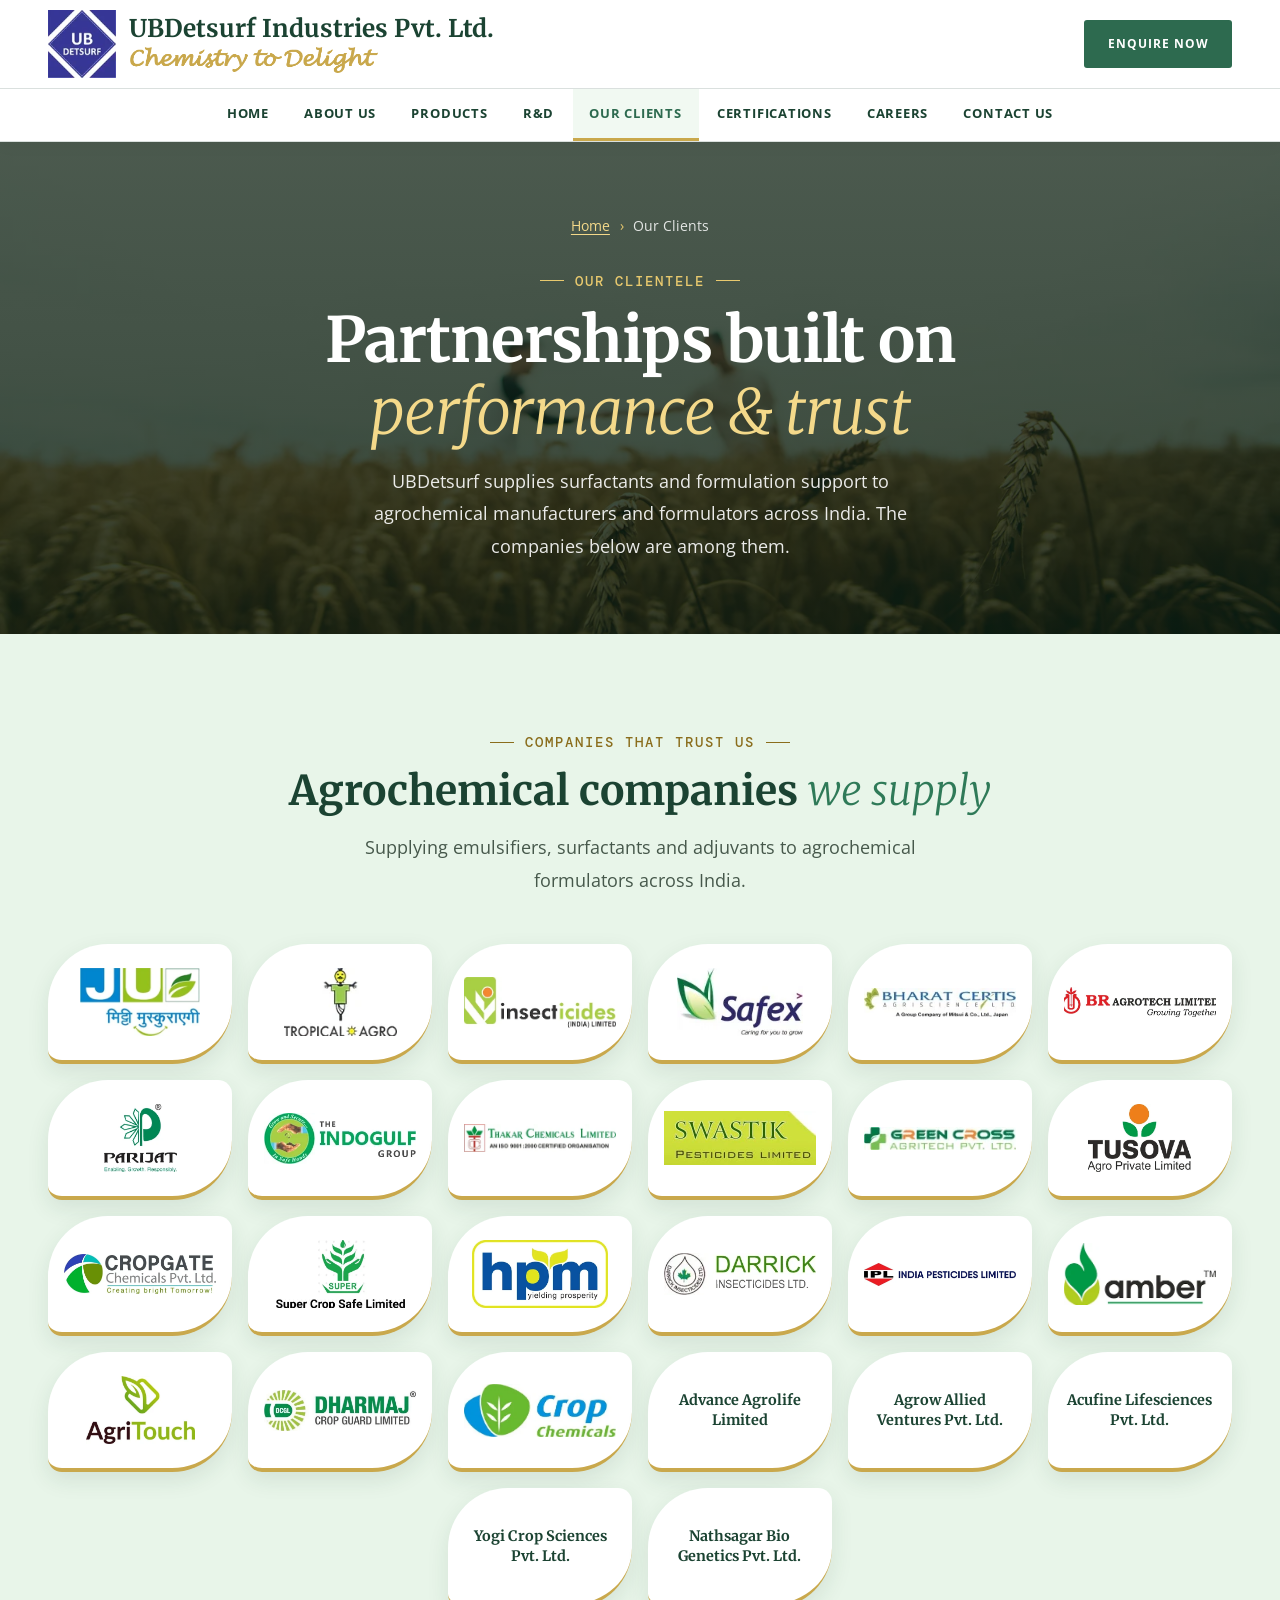
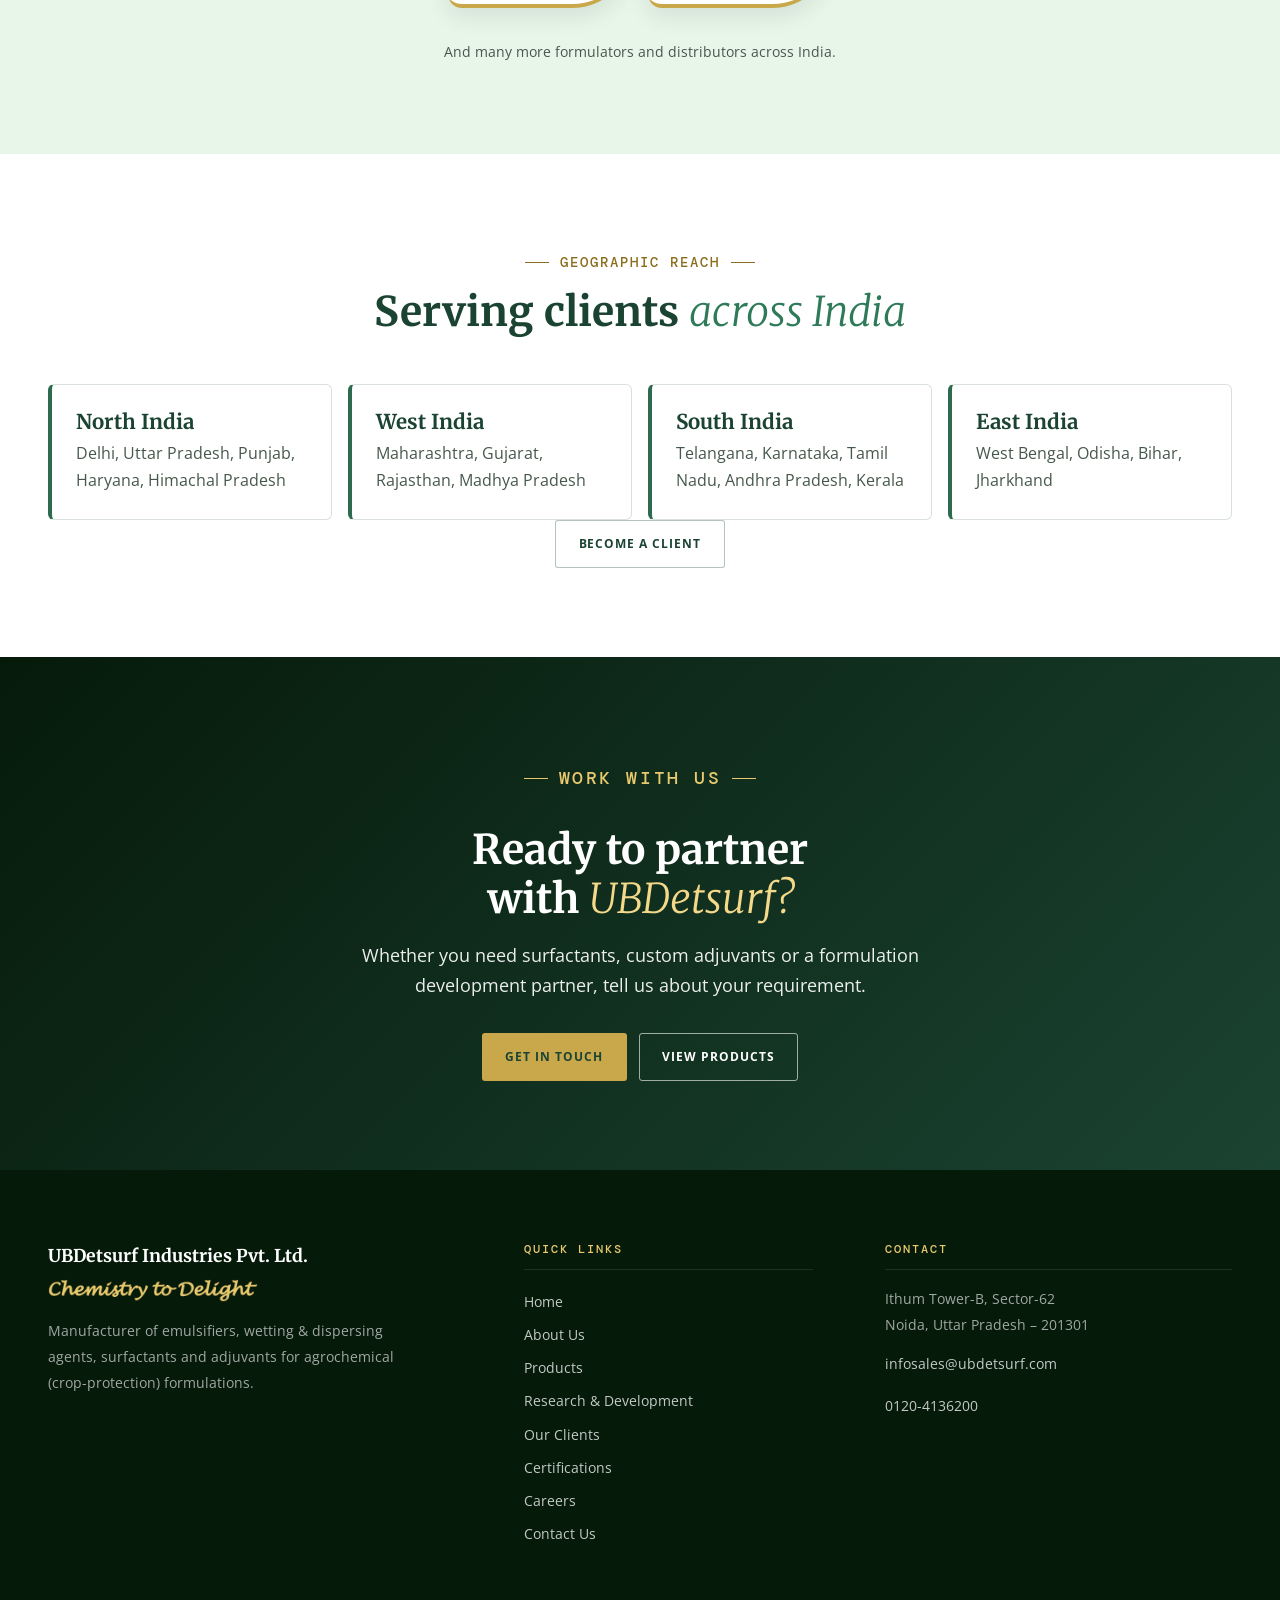
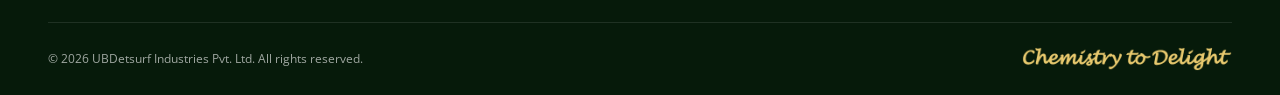
<file: clients.html>
<!DOCTYPE html>
<html lang="en-IN">
<head>
<meta charset="utf-8">
<meta name="viewport" content="width=device-width, initial-scale=1">
<title>Our Clients | Agrochemical Companies Supplied | UBDetsurf</title>
<meta name="description" content="Agrochemical manufacturers and formulators across India that UBDetsurf Industries supplies with surfactants, adjuvants and formulation support.">
<link rel="canonical" href="https://www.ubdetsurf.com/clients.html">
<meta name="robots" content="index, follow, max-image-preview:large">
<meta name="theme-color" content="#1b4332">
<meta name="author" content="UBDetsurf Industries Pvt. Ltd.">

<link rel="icon" href="favicon.ico" sizes="48x48">
<link rel="icon" type="image/png" sizes="32x32" href="assets/icons/favicon-32x32.png">
<link rel="apple-touch-icon" href="assets/icons/apple-touch-icon.png">

<meta property="og:type" content="website">
<meta property="og:site_name" content="UBDetsurf Industries">
<meta property="og:locale" content="en_IN">
<meta property="og:title" content="Our Clients | Agrochemical Companies Supplied | UBDetsurf">
<meta property="og:description" content="Agrochemical manufacturers and formulators across India that UBDetsurf Industries supplies with surfactants, adjuvants and formulation support.">
<meta property="og:url" content="https://www.ubdetsurf.com/clients.html">
<meta property="og:image" content="https://www.ubdetsurf.com/assets/images/og/og-clients.jpg">
<meta property="og:image:width" content="1200">
<meta property="og:image:height" content="630">
<meta property="og:image:alt" content="UBDetsurf Industries – our clients across the Indian agrochemical sector">
<meta name="twitter:card" content="summary_large_image">
<meta name="twitter:title" content="Our Clients | Agrochemical Companies Supplied | UBDetsurf">
<meta name="twitter:description" content="Agrochemical manufacturers and formulators across India that UBDetsurf Industries supplies with surfactants, adjuvants and formulation support.">
<meta name="twitter:image" content="https://www.ubdetsurf.com/assets/images/og/og-clients.jpg">
<meta name="twitter:image:alt" content="UBDetsurf Industries – our clients across the Indian agrochemical sector">

<link rel="preload" href="assets/fonts/merriweather-latin-700-normal.woff2" as="font" type="font/woff2" crossorigin>
<link rel="preload" href="assets/fonts/open-sans-latin-wght-normal.woff2" as="font" type="font/woff2" crossorigin>
<link rel="preload" href="assets/fonts/merriweather-latin-300-italic.woff2" as="font" type="font/woff2" crossorigin>
<link rel="preload" href="assets/fonts/dm-mono-latin-500-normal.woff2" as="font" type="font/woff2" crossorigin>
<link rel="stylesheet" href="css/variables.css">
<link rel="stylesheet" href="css/global.css">
<link rel="stylesheet" href="css/components.css">
<link rel="stylesheet" href="css/responsive.css">
<noscript><link rel="stylesheet" href="css/no-js.css"></noscript>

<script type="application/ld+json">
{
  "@context": "https://schema.org",
  "@graph": [
    {
      "@type": "Organization",
      "@id": "https://www.ubdetsurf.com/#organization",
      "name": "UBDetsurf Industries Pvt. Ltd.",
      "alternateName": "UBDetsurf",
      "legalName": "UBDetsurf Industries Private Limited",
      "url": "https://www.ubdetsurf.com/",
      "logo": {
        "@type": "ImageObject",
        "@id": "https://www.ubdetsurf.com/#logo",
        "url": "https://www.ubdetsurf.com/assets/images/ubdetsurf-logo-192.png",
        "contentUrl": "https://www.ubdetsurf.com/assets/images/ubdetsurf-logo-192.png",
        "width": 192,
        "height": 192,
        "caption": "UBDetsurf Industries logo"
      },
      "image": "https://www.ubdetsurf.com/assets/images/ubdetsurf-logo-192.png",
      "slogan": "Chemistry to Delight",
      "description": "UBDetsurf Industries Pvt. Ltd. is a specialty chemical manufacturer in Noida, India, making emulsifiers, surfactants, wetting and dispersing agents and adjuvants for agrochemical (crop-protection) formulations.",
      "address": {
        "@type": "PostalAddress",
        "streetAddress": "Ithum, Tower-B, 1111A, Plot No. A-40, Sector-62",
        "addressLocality": "Noida",
        "addressRegion": "Uttar Pradesh",
        "postalCode": "201301",
        "addressCountry": "IN"
      },
      "telephone": "+91-120-4136200",
      "email": "infosales@ubdetsurf.com",
      "contactPoint": [
        {
          "@type": "ContactPoint",
          "contactType": "sales",
          "telephone": "+91-9999422987",
          "email": "infosales@ubdetsurf.com",
          "areaServed": "IN",
          "name": "Sales team"
        }
      ],
      "areaServed": {
        "@type": "Country",
        "name": "India"
      },
      "knowsAbout": [
        "Agrochemical surfactants",
        "Emulsifiers for pesticide formulations",
        "Wetting and dispersing agents",
        "Agricultural adjuvants and tank-mix additives",
        "Agrochemical formulation development"
      ],
      "award": "Emerging Company of the Year Award – Small Scale, PMFAI-SML Annual Agchem Awards, Dubai, 2026"
    },
    {
      "@type": "WebSite",
      "@id": "https://www.ubdetsurf.com/#website",
      "url": "https://www.ubdetsurf.com/",
      "name": "UBDetsurf Industries",
      "inLanguage": "en-IN",
      "publisher": {
        "@id": "https://www.ubdetsurf.com/#organization"
      }
    },
    {
      "@type": "CollectionPage",
      "@id": "https://www.ubdetsurf.com/clients.html#webpage",
      "url": "https://www.ubdetsurf.com/clients.html",
      "name": "Our Clients | Agrochemical Companies Supplied | UBDetsurf",
      "description": "Agrochemical manufacturers and formulators across India that UBDetsurf Industries supplies with surfactants, adjuvants and formulation support.",
      "inLanguage": "en-IN",
      "isPartOf": {
        "@id": "https://www.ubdetsurf.com/#website"
      },
      "about": {
        "@id": "https://www.ubdetsurf.com/#organization"
      },
      "breadcrumb": {
        "@id": "https://www.ubdetsurf.com/clients.html#breadcrumb"
      },
      "primaryImageOfPage": {
        "@type": "ImageObject",
        "url": "https://www.ubdetsurf.com/assets/images/og/og-clients.jpg",
        "width": 1200,
        "height": 630
      }
    },
    {
      "@type": "BreadcrumbList",
      "@id": "https://www.ubdetsurf.com/clients.html#breadcrumb",
      "itemListElement": [
        {
          "@type": "ListItem",
          "position": 1,
          "name": "Home",
          "item": "https://www.ubdetsurf.com/"
        },
        {
          "@type": "ListItem",
          "position": 2,
          "name": "Our Clients",
          "item": "https://www.ubdetsurf.com/clients.html"
        }
      ]
    }
  ]
}
</script>
</head>
<body class="page-clients">
<a class="skip-link" href="#main">Skip to main content</a>
<header class="site-header">
  <div class="site-header__brand container">
    <a class="logo" href="index.html">
      <img class="logo__mark" src="assets/images/ubdetsurf-logo-96.webp"
           srcset="assets/images/ubdetsurf-logo-96.webp 96w, assets/images/ubdetsurf-logo-192.webp 192w"
           sizes="68px" width="68" height="68" alt="" decoding="async">
      <span class="logo__text">
        <span class="logo__name"><b>UBDetsurf</b> Industries Pvt. Ltd.</span>
        <span class="logo__tag"><img src="assets/images/tagline-gold.png" width="960" height="108" alt="Chemistry to Delight" decoding="async"></span>
      </span>
    </a>
    <a class="btn btn--green header-cta" href="contact-us.html#enquiry">Enquire now</a>
    <button class="nav-toggle" type="button" aria-expanded="false" aria-controls="site-nav">
      <span class="nav-toggle__bars" aria-hidden="true"></span>
      <span class="visually-hidden">Menu</span>
    </button>
  </div>
  <nav class="site-nav" id="site-nav" aria-label="Primary">
    <ul class="site-nav__list container">
        <li><a href="index.html">Home</a></li>
        <li><a href="about-us.html">About Us</a></li>
        <li><a href="products.html">Products</a></li>
        <li><a href="research-development.html">R&amp;D</a></li>
        <li><a href="clients.html" aria-current="page">Our Clients</a></li>
        <li><a href="iso-certifications.html">Certifications</a></li>
        <li><a href="careers.html">Careers</a></li>
        <li><a href="contact-us.html">Contact Us</a></li>
    </ul>
  </nav>
</header>
<main id="main">
<section class="page-hero page-hero--photo2">
  <div class="container">
    <nav class="breadcrumb" aria-label="Breadcrumb">
      <ol>
        <li><a href="index.html">Home</a></li>
        <li><span aria-current="page">Our Clients</span></li>
      </ol>
    </nav>
    <p class="eyebrow">Our clientele</p>
    <h1>Partnerships built on <em>performance &amp; trust</em></h1>
    <p class="page-hero__lead">UBDetsurf supplies surfactants and formulation support to agrochemical manufacturers and formulators across India. The companies below are among them.</p>
  </div>
</section>

<section class="section clients-wall" aria-labelledby="clientele-title">
  <div class="container">
    <div class="section-head" data-reveal>
      <p class="eyebrow">Companies that trust us</p>
      <h2 id="clientele-title">Agrochemical companies <em>we supply</em></h2>
      <p class="lead">Supplying emulsifiers, surfactants and adjuvants to agrochemical formulators across India.</p>
    </div>
    <ul class="wall">
<li data-reveal style="--reveal-delay:0.00s"><div class="tilec"><img src="assets/images/clients/ju-agri-sciences.webp" width="300" height="170" alt="JU Agri Sciences logo" decoding="async"></div></li>
<li data-reveal style="--reveal-delay:0.08s"><div class="tilec"><img src="assets/images/clients/tropical-agro-system.webp" width="140" height="84" alt="Tropical Agro System (India) Pvt. Ltd. logo" decoding="async"></div></li>
<li data-reveal style="--reveal-delay:0.16s"><div class="tilec"><img src="assets/images/clients/insecticides-india-limited.webp" width="387" height="130" alt="Insecticides (India) Limited logo" decoding="async"></div></li>
<li data-reveal style="--reveal-delay:0.24s"><div class="tilec"><img src="assets/images/clients/safex-chemicals.webp" width="166" height="89" alt="Safex Chemicals logo" decoding="async"></div></li>
<li data-reveal style="--reveal-delay:0.32s"><div class="tilec"><img src="assets/images/clients/bharat-certis-agriscience.webp" width="197" height="38" alt="Bharat Certis AgriScience Ltd. logo" decoding="async"></div></li>
<li data-reveal style="--reveal-delay:0.40s"><div class="tilec"><img src="assets/images/clients/br-agrotech-limited.webp" width="600" height="119" alt="BR Agrotech Limited logo" decoding="async"></div></li>
<li data-reveal style="--reveal-delay:0.00s"><div class="tilec"><img src="assets/images/clients/parijat-industries.webp" width="257" height="240" alt="Parijat Industries logo" decoding="async"></div></li>
<li data-reveal style="--reveal-delay:0.08s"><div class="tilec"><img src="assets/images/clients/the-indogulf-group.webp" width="287" height="97" alt="The Indogulf Group logo" decoding="async"></div></li>
<li data-reveal style="--reveal-delay:0.16s"><div class="tilec"><img src="assets/images/clients/thakar-chemicals-limited.webp" width="330" height="60" alt="Thakar Chemicals Limited logo" decoding="async"></div></li>
<li data-reveal style="--reveal-delay:0.24s"><div class="tilec"><img src="assets/images/clients/swastik-pesticides-limited.webp" width="304" height="108" alt="Swastik Pesticides Limited logo" decoding="async"></div></li>
<li data-reveal style="--reveal-delay:0.32s"><div class="tilec"><img src="assets/images/clients/green-cross-agritech.webp" width="170" height="26" alt="Green Cross Agritech Pvt. Ltd. logo" decoding="async"></div></li>
<li data-reveal style="--reveal-delay:0.40s"><div class="tilec"><img src="assets/images/clients/tusova-agro.webp" width="365" height="240" alt="Tusova Agro Private Limited logo" decoding="async"></div></li>
<li data-reveal style="--reveal-delay:0.00s"><div class="tilec"><img src="assets/images/clients/cropgate-chemicals.webp" width="600" height="158" alt="Cropgate Chemicals Pvt. Ltd. logo" decoding="async"></div></li>
<li data-reveal style="--reveal-delay:0.08s"><div class="tilec"><img src="assets/images/clients/super-crop-safe-limited.webp" width="455" height="240" alt="Super Crop Safe Limited logo" decoding="async"></div></li>
<li data-reveal style="--reveal-delay:0.16s"><div class="tilec"><img src="assets/images/clients/hpm.webp" width="483" height="240" alt="HPM logo" decoding="async"></div></li>
<li data-reveal style="--reveal-delay:0.24s"><div class="tilec"><img src="assets/images/clients/darrick-insecticides.webp" width="274" height="76" alt="Darrick Insecticides Ltd. logo" decoding="async"></div></li>
<li data-reveal style="--reveal-delay:0.32s"><div class="tilec"><img src="assets/images/clients/india-pesticides-limited.webp" width="600" height="92" alt="India Pesticides Limited logo" decoding="async"></div></li>
<li data-reveal style="--reveal-delay:0.40s"><div class="tilec"><img src="assets/images/clients/amber.webp" width="346" height="141" alt="Amber logo" decoding="async"></div></li>
<li data-reveal style="--reveal-delay:0.00s"><div class="tilec"><img src="assets/images/clients/agri-touch.webp" width="386" height="240" alt="Agri Touch logo" decoding="async"></div></li>
<li data-reveal style="--reveal-delay:0.08s"><div class="tilec"><img src="assets/images/clients/dharmaj-crop-guard-limited.webp" width="600" height="162" alt="Dharmaj Crop Guard Limited logo" decoding="async"></div></li>
<li data-reveal style="--reveal-delay:0.16s"><div class="tilec"><img src="assets/images/clients/crop-chemicals.webp" width="389" height="135" alt="Crop Chemicals logo" decoding="async"></div></li>
<li data-reveal style="--reveal-delay:0.24s"><div class="tilec"><span>Advance Agrolife Limited</span></div></li>
<li data-reveal style="--reveal-delay:0.32s"><div class="tilec"><span>Agrow Allied Ventures Pvt. Ltd.</span></div></li>
<li data-reveal style="--reveal-delay:0.40s"><div class="tilec"><span>Acufine Lifesciences Pvt. Ltd.</span></div></li>
<li data-reveal style="--reveal-delay:0.00s"><div class="tilec"><span>Yogi Crop Sciences Pvt. Ltd.</span></div></li>
<li data-reveal style="--reveal-delay:0.08s"><div class="tilec"><span>Nathsagar Bio Genetics Pvt. Ltd.</span></div></li>
</ul>
    <p class="fine-print">And many more formulators and distributors across India.</p>
  </div>
</section>

<section class="section section--white" aria-labelledby="reach-title">
  <div class="container">
    <div class="section-head" data-reveal>
      <p class="eyebrow">Geographic reach</p>
      <h2 id="reach-title">Serving clients <em>across India</em></h2>
    </div>
    <div class="reach reach--4" data-reveal>
      <div class="reach__item"><h3>North India</h3><p>Delhi, Uttar Pradesh, Punjab, Haryana, Himachal Pradesh</p></div>
      <div class="reach__item"><h3>West India</h3><p>Maharashtra, Gujarat, Rajasthan, Madhya Pradesh</p></div>
      <div class="reach__item"><h3>South India</h3><p>Telangana, Karnataka, Tamil Nadu, Andhra Pradesh, Kerala</p></div>
      <div class="reach__item"><h3>East India</h3><p>West Bengal, Odisha, Bihar, Jharkhand</p></div>
    </div>
    <p class="btn-row btn-row--center"><a class="btn btn--outline" href="contact-us.html?interest=Partnership%20%2F%20Distribution#enquiry">Become a client</a></p>
  </div>
</section>

<section class="cta-band" data-reveal>
  <div class="container">
    <p class="eyebrow">Work with us</p>
    <h2>Ready to partner with <em>UBDetsurf?</em></h2>
    <p>Whether you need surfactants, custom adjuvants or a formulation development partner, tell us about your requirement.</p>
    <div class="btn-row btn-row--center">
      <a class="btn btn--gold" href="contact-us.html#enquiry">Get in touch</a>
      <a class="btn btn--outline-light" href="products.html">View products</a>
    </div>
  </div>
</section>

</main>
<footer class="site-footer">
  <div class="container">
    <div class="site-footer__grid">
      <div>
        <p class="site-footer__name"><b>UBDetsurf</b> Industries Pvt. Ltd.</p>
        <p class="site-footer__tag"><img src="assets/images/tagline-light-gold.png" width="960" height="108" alt="Chemistry to Delight" decoding="async"></p>
        <p class="site-footer__about">Manufacturer of emulsifiers, wetting &amp; dispersing agents, surfactants and adjuvants for agrochemical (crop-protection) formulations.</p>
      </div>
      <nav aria-label="Footer">
        <h2>Quick links</h2>
        <ul class="site-footer__links">
        <li><a href="index.html">Home</a></li>
        <li><a href="about-us.html">About Us</a></li>
        <li><a href="products.html">Products</a></li>
        <li><a href="research-development.html">Research &amp; Development</a></li>
        <li><a href="clients.html">Our Clients</a></li>
        <li><a href="iso-certifications.html">Certifications</a></li>
        <li><a href="careers.html">Careers</a></li>
        <li><a href="contact-us.html">Contact Us</a></li>
        </ul>
      </nav>
      <div>
        <h2>Contact</h2>
        <address>
          <p>Ithum Tower-B, Sector-62<br>Noida, Uttar Pradesh – 201301</p>
          <p><a href="mailto:infosales@ubdetsurf.com">infosales@ubdetsurf.com</a></p>
          <p><a href="tel:+911204136200">0120-4136200</a></p>
        </address>
      </div>
    </div>
    <div class="site-footer__bottom">
      <span>&copy; 2026 UBDetsurf Industries Pvt. Ltd. All rights reserved.</span>
      <span class="site-footer__script"><img src="assets/images/tagline-light-gold.png" width="960" height="108" alt="Chemistry to Delight" decoding="async"></span>
    </div>
  </div>
</footer>
<script src="js/main.js" defer></script>
</body>
</html>
</file>
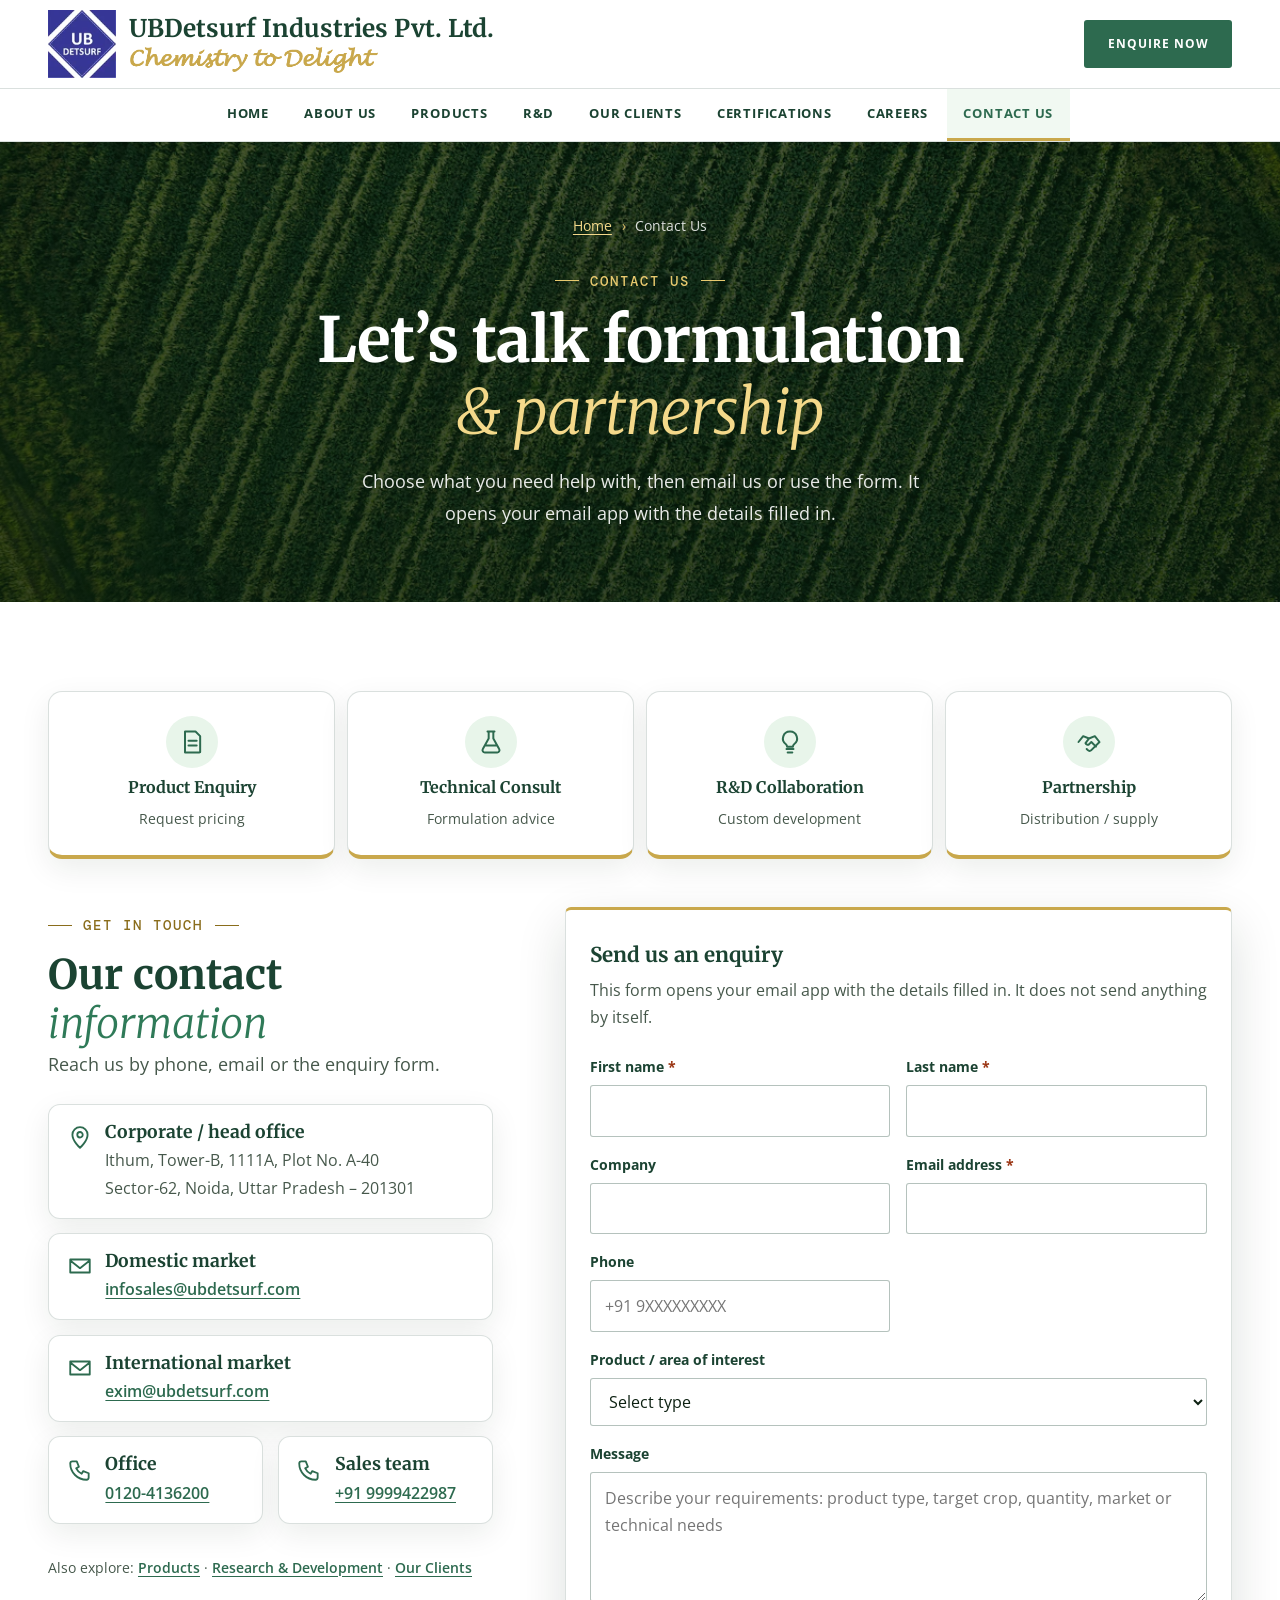
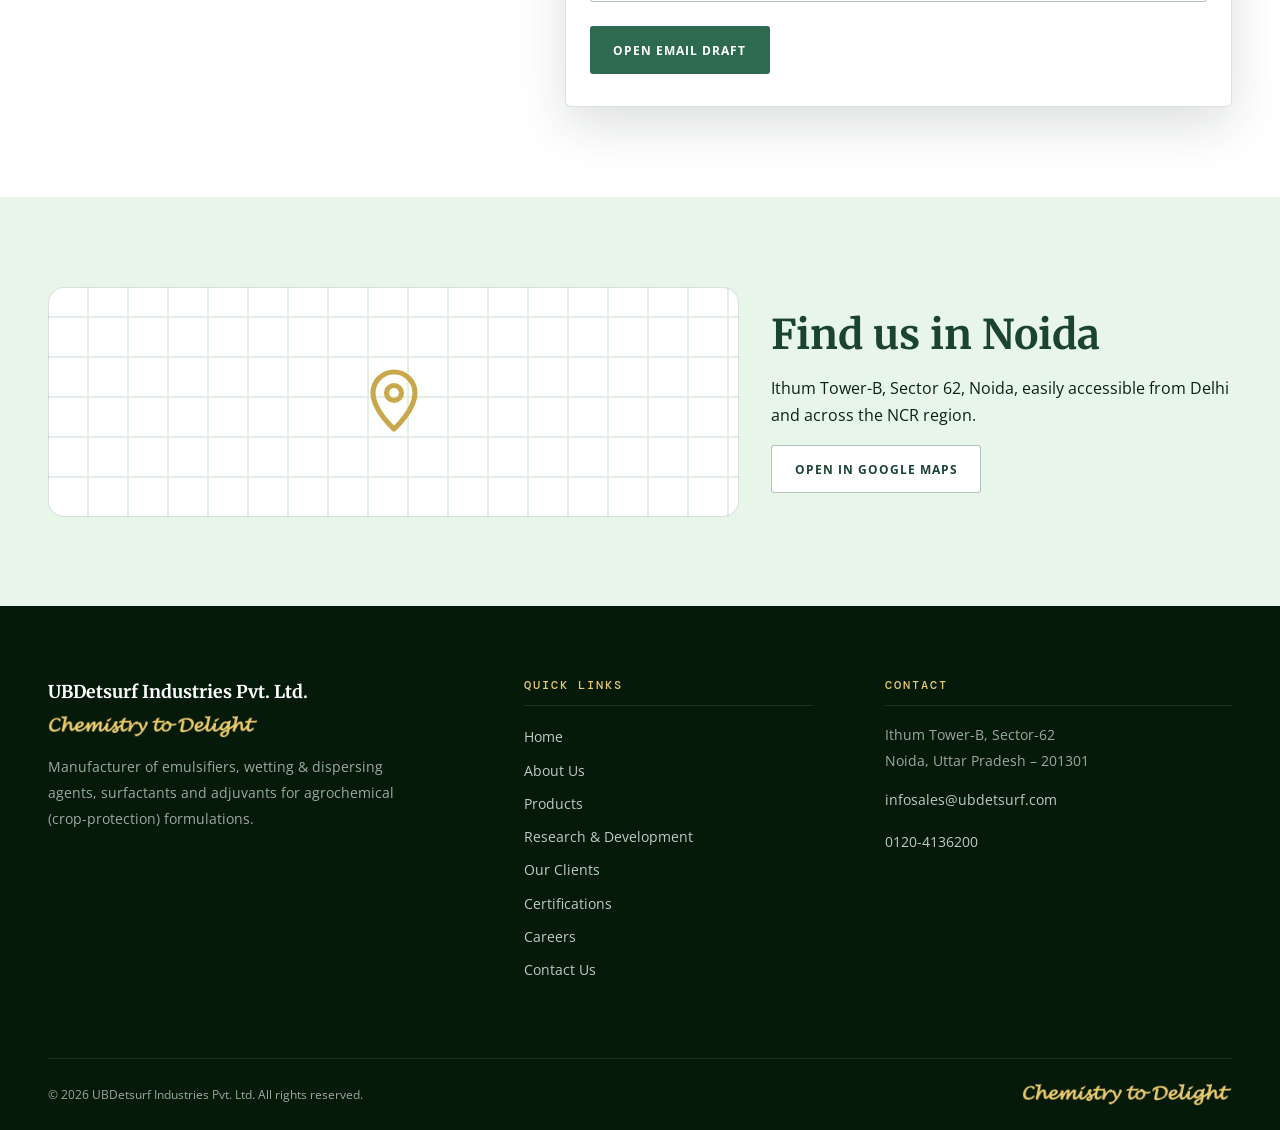
<file: contact-us.html>
<!DOCTYPE html>
<html lang="en-IN">
<head>
<meta charset="utf-8">
<meta name="viewport" content="width=device-width, initial-scale=1">
<title>Contact UBDetsurf Industries | Noida, Uttar Pradesh</title>
<meta name="description" content="Contact UBDetsurf Industries in Noida for product enquiries, technical consultation, R&amp;D collaboration and partnerships. Email, phone and address.">
<link rel="canonical" href="https://www.ubdetsurf.com/contact-us.html">
<meta name="robots" content="index, follow, max-image-preview:large">
<meta name="theme-color" content="#1b4332">
<meta name="author" content="UBDetsurf Industries Pvt. Ltd.">

<link rel="icon" href="favicon.ico" sizes="48x48">
<link rel="icon" type="image/png" sizes="32x32" href="assets/icons/favicon-32x32.png">
<link rel="apple-touch-icon" href="assets/icons/apple-touch-icon.png">

<meta property="og:type" content="website">
<meta property="og:site_name" content="UBDetsurf Industries">
<meta property="og:locale" content="en_IN">
<meta property="og:title" content="Contact UBDetsurf Industries | Noida, Uttar Pradesh">
<meta property="og:description" content="Contact UBDetsurf Industries in Noida for product enquiries, technical consultation, R&amp;D collaboration and partnerships. Email, phone and address.">
<meta property="og:url" content="https://www.ubdetsurf.com/contact-us.html">
<meta property="og:image" content="https://www.ubdetsurf.com/assets/images/og/og-contact.jpg">
<meta property="og:image:width" content="1200">
<meta property="og:image:height" content="630">
<meta property="og:image:alt" content="Contact UBDetsurf Industries, Noida">
<meta name="twitter:card" content="summary_large_image">
<meta name="twitter:title" content="Contact UBDetsurf Industries | Noida, Uttar Pradesh">
<meta name="twitter:description" content="Contact UBDetsurf Industries in Noida for product enquiries, technical consultation, R&amp;D collaboration and partnerships. Email, phone and address.">
<meta name="twitter:image" content="https://www.ubdetsurf.com/assets/images/og/og-contact.jpg">
<meta name="twitter:image:alt" content="Contact UBDetsurf Industries, Noida">

<link rel="preload" href="assets/fonts/merriweather-latin-700-normal.woff2" as="font" type="font/woff2" crossorigin>
<link rel="preload" href="assets/fonts/open-sans-latin-wght-normal.woff2" as="font" type="font/woff2" crossorigin>
<link rel="preload" href="assets/fonts/merriweather-latin-300-italic.woff2" as="font" type="font/woff2" crossorigin>
<link rel="preload" href="assets/fonts/dm-mono-latin-500-normal.woff2" as="font" type="font/woff2" crossorigin>
<link rel="stylesheet" href="css/variables.css">
<link rel="stylesheet" href="css/global.css">
<link rel="stylesheet" href="css/components.css">
<link rel="stylesheet" href="css/responsive.css">
<noscript><link rel="stylesheet" href="css/no-js.css"></noscript>

<script type="application/ld+json">
{
  "@context": "https://schema.org",
  "@graph": [
    {
      "@type": "Organization",
      "@id": "https://www.ubdetsurf.com/#organization",
      "name": "UBDetsurf Industries Pvt. Ltd.",
      "alternateName": "UBDetsurf",
      "legalName": "UBDetsurf Industries Private Limited",
      "url": "https://www.ubdetsurf.com/",
      "logo": {
        "@type": "ImageObject",
        "@id": "https://www.ubdetsurf.com/#logo",
        "url": "https://www.ubdetsurf.com/assets/images/ubdetsurf-logo-192.png",
        "contentUrl": "https://www.ubdetsurf.com/assets/images/ubdetsurf-logo-192.png",
        "width": 192,
        "height": 192,
        "caption": "UBDetsurf Industries logo"
      },
      "image": "https://www.ubdetsurf.com/assets/images/ubdetsurf-logo-192.png",
      "slogan": "Chemistry to Delight",
      "description": "UBDetsurf Industries Pvt. Ltd. is a specialty chemical manufacturer in Noida, India, making emulsifiers, surfactants, wetting and dispersing agents and adjuvants for agrochemical (crop-protection) formulations.",
      "address": {
        "@type": "PostalAddress",
        "streetAddress": "Ithum, Tower-B, 1111A, Plot No. A-40, Sector-62",
        "addressLocality": "Noida",
        "addressRegion": "Uttar Pradesh",
        "postalCode": "201301",
        "addressCountry": "IN"
      },
      "telephone": "+91-120-4136200",
      "email": "infosales@ubdetsurf.com",
      "contactPoint": [
        {
          "@type": "ContactPoint",
          "contactType": "sales",
          "telephone": "+91-9999422987",
          "email": "infosales@ubdetsurf.com",
          "areaServed": "IN",
          "name": "Sales team"
        }
      ],
      "areaServed": {
        "@type": "Country",
        "name": "India"
      },
      "knowsAbout": [
        "Agrochemical surfactants",
        "Emulsifiers for pesticide formulations",
        "Wetting and dispersing agents",
        "Agricultural adjuvants and tank-mix additives",
        "Agrochemical formulation development"
      ],
      "award": "Emerging Company of the Year Award – Small Scale, PMFAI-SML Annual Agchem Awards, Dubai, 2026"
    },
    {
      "@type": "WebSite",
      "@id": "https://www.ubdetsurf.com/#website",
      "url": "https://www.ubdetsurf.com/",
      "name": "UBDetsurf Industries",
      "inLanguage": "en-IN",
      "publisher": {
        "@id": "https://www.ubdetsurf.com/#organization"
      }
    },
    {
      "@type": "ContactPage",
      "@id": "https://www.ubdetsurf.com/contact-us.html#webpage",
      "url": "https://www.ubdetsurf.com/contact-us.html",
      "name": "Contact UBDetsurf Industries | Noida, Uttar Pradesh",
      "description": "Contact UBDetsurf Industries in Noida for product enquiries, technical consultation, R&D collaboration and partnerships. Email, phone and address.",
      "inLanguage": "en-IN",
      "isPartOf": {
        "@id": "https://www.ubdetsurf.com/#website"
      },
      "about": {
        "@id": "https://www.ubdetsurf.com/#organization"
      },
      "breadcrumb": {
        "@id": "https://www.ubdetsurf.com/contact-us.html#breadcrumb"
      },
      "primaryImageOfPage": {
        "@type": "ImageObject",
        "url": "https://www.ubdetsurf.com/assets/images/og/og-contact.jpg",
        "width": 1200,
        "height": 630
      }
    },
    {
      "@type": "BreadcrumbList",
      "@id": "https://www.ubdetsurf.com/contact-us.html#breadcrumb",
      "itemListElement": [
        {
          "@type": "ListItem",
          "position": 1,
          "name": "Home",
          "item": "https://www.ubdetsurf.com/"
        },
        {
          "@type": "ListItem",
          "position": 2,
          "name": "Contact Us",
          "item": "https://www.ubdetsurf.com/contact-us.html"
        }
      ]
    }
  ]
}
</script>
</head>
<body class="page-contact">
<a class="skip-link" href="#main">Skip to main content</a>
<header class="site-header">
  <div class="site-header__brand container">
    <a class="logo" href="index.html">
      <img class="logo__mark" src="assets/images/ubdetsurf-logo-96.webp"
           srcset="assets/images/ubdetsurf-logo-96.webp 96w, assets/images/ubdetsurf-logo-192.webp 192w"
           sizes="68px" width="68" height="68" alt="" decoding="async">
      <span class="logo__text">
        <span class="logo__name"><b>UBDetsurf</b> Industries Pvt. Ltd.</span>
        <span class="logo__tag"><img src="assets/images/tagline-gold.png" width="960" height="108" alt="Chemistry to Delight" decoding="async"></span>
      </span>
    </a>
    <a class="btn btn--green header-cta" href="contact-us.html#enquiry">Enquire now</a>
    <button class="nav-toggle" type="button" aria-expanded="false" aria-controls="site-nav">
      <span class="nav-toggle__bars" aria-hidden="true"></span>
      <span class="visually-hidden">Menu</span>
    </button>
  </div>
  <nav class="site-nav" id="site-nav" aria-label="Primary">
    <ul class="site-nav__list container">
        <li><a href="index.html">Home</a></li>
        <li><a href="about-us.html">About Us</a></li>
        <li><a href="products.html">Products</a></li>
        <li><a href="research-development.html">R&amp;D</a></li>
        <li><a href="clients.html">Our Clients</a></li>
        <li><a href="iso-certifications.html">Certifications</a></li>
        <li><a href="careers.html">Careers</a></li>
        <li><a href="contact-us.html" aria-current="page">Contact Us</a></li>
    </ul>
  </nav>
</header>
<main id="main">
<section class="page-hero page-hero--photo2">
  <div class="container">
    <nav class="breadcrumb" aria-label="Breadcrumb">
      <ol>
        <li><a href="index.html">Home</a></li>
        <li><span aria-current="page">Contact Us</span></li>
      </ol>
    </nav>
    <p class="eyebrow">Contact us</p>
    <h1>Let&rsquo;s talk formulation <em>&amp; partnership</em></h1>
    <p class="page-hero__lead">Choose what you need help with, then email us or use the form. It opens your email app with the details filled in.</p>
  </div>
</section>

<section class="section section--white" aria-labelledby="contact-title">
  <div class="container">
    <h2 class="visually-hidden" id="contact-title">How can we help?</h2>
    <div class="enquiry-types enquiry-band" data-reveal>
      <a class="enquiry-type" href="#enquiry" data-interest="Pricing / Quotation"><svg class="ico" viewBox="0 0 24 24" aria-hidden="true" fill="none" stroke="currentColor" stroke-width="1.7" stroke-linecap="round" stroke-linejoin="round"><path d="M6 3h9l4 4v14H6zM9 11h7M9 15h7"/></svg><strong>Product Enquiry</strong><span>Request pricing</span></a><a class="enquiry-type" href="#enquiry" data-interest="Technical Consultation"><svg class="ico" viewBox="0 0 24 24" aria-hidden="true" fill="none" stroke="currentColor" stroke-width="1.7" stroke-linecap="round" stroke-linejoin="round"><path d="M9 3h6M10 3v6l-5 9a2 2 0 0 0 2 3h10a2 2 0 0 0 2-3l-5-9V3M7 15h10"/></svg><strong>Technical Consult</strong><span>Formulation advice</span></a><a class="enquiry-type" href="#enquiry" data-interest="R&amp;D Collaboration"><svg class="ico" viewBox="0 0 24 24" aria-hidden="true" fill="none" stroke="currentColor" stroke-width="1.7" stroke-linecap="round" stroke-linejoin="round"><path d="M9 18h6M10 21h4M12 3a6 6 0 0 0-3.500 10.900c.6.500 1 1.200 1 2.100h5c0-.9.400-1.600 1-2.100A6 6 0 0 0 12 3z"/></svg><strong>R&amp;D Collaboration</strong><span>Custom development</span></a><a class="enquiry-type" href="#enquiry" data-interest="Partnership / Distribution"><svg class="ico" viewBox="0 0 24 24" aria-hidden="true" fill="none" stroke="currentColor" stroke-width="1.7" stroke-linecap="round" stroke-linejoin="round"><path d="M3 12l4-5 5 2 5-2 4 5-7 7a2 2 0 0 1-3 0l-1-1M12 9l-3 4a2 2 0 0 0 3 1l2-2 4 4"/></svg><strong>Partnership</strong><span>Distribution / supply</span></a>
    </div>
    <div class="contact-layout">
      <div data-reveal>
        <p class="eyebrow">Get in touch</p>
        <h2>Our contact <em>information</em></h2>
        <p class="lead">Reach us by phone, email or the enquiry form.</p>
        <div class="contact-list">
          <div class="contact-item ci"><svg class="ico" viewBox="0 0 24 24" aria-hidden="true" fill="none" stroke="currentColor" stroke-width="1.7" stroke-linecap="round" stroke-linejoin="round"><path d="M12 21s7-6.200 7-12a7 7 0 1 0-14 0c0 5.800 7 12 7 12zM12 11.500a2.500 2.500 0 1 0 0-5 2.500 2.500 0 0 0 0 5z"/></svg><h3>Corporate / head office</h3><address>Ithum, Tower-B, 1111A, Plot No. A-40<br>Sector-62, Noida, Uttar Pradesh &ndash; 201301</address></div>
          <div class="contact-item ci"><svg class="ico" viewBox="0 0 24 24" aria-hidden="true" fill="none" stroke="currentColor" stroke-width="1.7" stroke-linecap="round" stroke-linejoin="round"><path d="M3 6h18v12H3zM3 7l9 7 9-7"/></svg><h3>Domestic market</h3><p><a href="mailto:infosales@ubdetsurf.com">infosales@ubdetsurf.com</a></p></div>
          <div class="contact-item ci"><svg class="ico" viewBox="0 0 24 24" aria-hidden="true" fill="none" stroke="currentColor" stroke-width="1.7" stroke-linecap="round" stroke-linejoin="round"><path d="M3 6h18v12H3zM3 7l9 7 9-7"/></svg><h3>International market</h3><p><a href="mailto:exim@ubdetsurf.com">exim@ubdetsurf.com</a></p></div>
          <div class="contact-item ci"><svg class="ico" viewBox="0 0 24 24" aria-hidden="true" fill="none" stroke="currentColor" stroke-width="1.7" stroke-linecap="round" stroke-linejoin="round"><path d="M5 4h4l2 5-2.500 1.500a11 11 0 0 0 5 5L15 13l5 2v4a2 2 0 0 1-2 2A15 15 0 0 1 3 6a2 2 0 0 1 2-2z"/></svg><h3>Office</h3><p><a href="tel:+911204136200">0120-4136200</a></p></div>
          <div class="contact-item ci"><svg class="ico" viewBox="0 0 24 24" aria-hidden="true" fill="none" stroke="currentColor" stroke-width="1.7" stroke-linecap="round" stroke-linejoin="round"><path d="M5 4h4l2 5-2.500 1.500a11 11 0 0 0 5 5L15 13l5 2v4a2 2 0 0 1-2 2A15 15 0 0 1 3 6a2 2 0 0 1 2-2z"/></svg><h3>Sales team</h3><p><a href="tel:+919999422987">+91 9999422987</a></p></div>
        </div>
        <p class="link-row">Also explore: <a href="products.html">Products</a> &middot; <a href="research-development.html">Research &amp; Development</a> &middot; <a href="clients.html">Our Clients</a></p>
      </div>

      <div class="form-card" id="enquiry" data-reveal>
        <h3>Send us an enquiry</h3>
        <p>This form opens your email app with the details filled in. It does not send anything by itself.</p>
        <form id="enquiry-form" class="js-only" novalidate>
          <div class="form-grid form-grid--2">
            <div class="field"><label for="e-first">First name <span class="req">*</span></label><input id="e-first" name="first_name" type="text" autocomplete="given-name" required></div>
            <div class="field"><label for="e-last">Last name <span class="req">*</span></label><input id="e-last" name="last_name" type="text" autocomplete="family-name" required></div>
            <div class="field"><label for="e-company">Company</label><input id="e-company" name="company" type="text" autocomplete="organization"></div>
            <div class="field"><label for="e-email">Email address <span class="req">*</span></label><input id="e-email" name="email" type="email" autocomplete="email" required></div>
            <div class="field"><label for="e-phone">Phone</label><input id="e-phone" name="phone" type="tel" autocomplete="tel" placeholder="+91 9XXXXXXXXX"></div>
            <div class="field field--full"><label for="e-interest">Product / area of interest</label>
              <select id="e-interest" name="interest"><option value="">Select type</option><option>Emulsifiable Concentrate (EC)</option><option>Aqueous Emulsion (EW)</option><option>Adjuvants &amp; TMA</option><option>Suspension Concentrate (SC)</option><option>Wettable Powders / WDG</option><option>Soluble Liquid (SL)</option><option>Water Soluble Granules (SG)</option><option>Microemulsions (ME)</option><option>Custom Formulation</option><option>Technical Consultation</option><option>R&amp;D Collaboration</option><option>Pricing / Quotation</option><option>Partnership / Distribution</option><option>Careers</option><option>Other</option></select></div>
            <div class="field field--full"><label for="e-message">Message</label><textarea id="e-message" name="message" placeholder="Describe your requirements: product type, target crop, quantity, market or technical needs"></textarea></div>
          </div>
          <div class="form-actions">
            <button class="btn btn--green" type="submit">Open email draft</button>
            <div class="form-status" role="status" aria-live="polite" hidden></div>
          </div>
        </form>
        <div class="no-js-only">
          <p><a class="btn btn--green" href="mailto:infosales@ubdetsurf.com?subject=Enquiry%20%E2%80%93%20UBDetsurf%20Industries&body=Hello%20UBDetsurf%20team%2C%0D%0A%0D%0AI%20would%20like%20to%20make%20an%20enquiry.%0D%0A%0D%0AName%3A%20%0D%0ACompany%3A%20%0D%0APhone%3A%20%0D%0AArea%20of%20interest%3A%20%0D%0A%0D%0AMessage%3A">Open email draft</a></p>
        </div>
      </div>
    </div>
  </div>
</section>

<section class="section section--tint" aria-labelledby="map-title">
  <div class="container map" data-reveal>
<a class="map__art" href="https://www.google.com/maps/place/iThum-Noida/@28.6261836,77.3662772,16z/data=!4m10!1m2!2m1!1sIthum+Tower+B+Sector+62+Noida!3m6!1s0x390ce5336becb191:0xa89caf8bfb9e7068!8m2!3d28.6270614!4d77.3723967!15sCh1JdGh1bSBUb3dlciBCIFNlY3RvciA2MiBOb2lkYVofIh1pdGh1bSB0b3dlciBiIHNlY3RvciA2MiBub2lkYZIBDWJ1c2luZXNzX3BhcmvgAQA!16s%2Fg%2F11j118h_hh" rel="noopener" aria-hidden="true" tabindex="-1"><svg class="ico" viewBox="0 0 24 24" aria-hidden="true" fill="none" stroke="currentColor" stroke-width="1.7" stroke-linecap="round" stroke-linejoin="round"><path d="M12 21s7-6.200 7-12a7 7 0 1 0-14 0c0 5.800 7 12 7 12zM12 11.500a2.500 2.500 0 1 0 0-5 2.500 2.500 0 0 0 0 5z"/></svg></a>
<div class="map__text"><h2 id="map-title">Find us in Noida</h2>
    <p>Ithum Tower-B, Sector 62, Noida, easily accessible from Delhi and across the NCR region.</p>
    <p><a class="btn btn--outline" href="https://www.google.com/maps/place/iThum-Noida/@28.6261836,77.3662772,16z/data=!4m10!1m2!2m1!1sIthum+Tower+B+Sector+62+Noida!3m6!1s0x390ce5336becb191:0xa89caf8bfb9e7068!8m2!3d28.6270614!4d77.3723967!15sCh1JdGh1bSBUb3dlciBCIFNlY3RvciA2MiBOb2lkYVofIh1pdGh1bSB0b3dlciBiIHNlY3RvciA2MiBub2lkYZIBDWJ1c2luZXNzX3BhcmvgAQA!16s%2Fg%2F11j118h_hh" rel="noopener">Open in Google Maps</a></p>
  </div>
</div>
</section>
</main>
<footer class="site-footer">
  <div class="container">
    <div class="site-footer__grid">
      <div>
        <p class="site-footer__name"><b>UBDetsurf</b> Industries Pvt. Ltd.</p>
        <p class="site-footer__tag"><img src="assets/images/tagline-light-gold.png" width="960" height="108" alt="Chemistry to Delight" decoding="async"></p>
        <p class="site-footer__about">Manufacturer of emulsifiers, wetting &amp; dispersing agents, surfactants and adjuvants for agrochemical (crop-protection) formulations.</p>
      </div>
      <nav aria-label="Footer">
        <h2>Quick links</h2>
        <ul class="site-footer__links">
        <li><a href="index.html">Home</a></li>
        <li><a href="about-us.html">About Us</a></li>
        <li><a href="products.html">Products</a></li>
        <li><a href="research-development.html">Research &amp; Development</a></li>
        <li><a href="clients.html">Our Clients</a></li>
        <li><a href="iso-certifications.html">Certifications</a></li>
        <li><a href="careers.html">Careers</a></li>
        <li><a href="contact-us.html">Contact Us</a></li>
        </ul>
      </nav>
      <div>
        <h2>Contact</h2>
        <address>
          <p>Ithum Tower-B, Sector-62<br>Noida, Uttar Pradesh – 201301</p>
          <p><a href="mailto:infosales@ubdetsurf.com">infosales@ubdetsurf.com</a></p>
          <p><a href="tel:+911204136200">0120-4136200</a></p>
        </address>
      </div>
    </div>
    <div class="site-footer__bottom">
      <span>&copy; 2026 UBDetsurf Industries Pvt. Ltd. All rights reserved.</span>
      <span class="site-footer__script"><img src="assets/images/tagline-light-gold.png" width="960" height="108" alt="Chemistry to Delight" decoding="async"></span>
    </div>
  </div>
</footer>
<script src="js/main.js" defer></script>
</body>
</html>
</file>
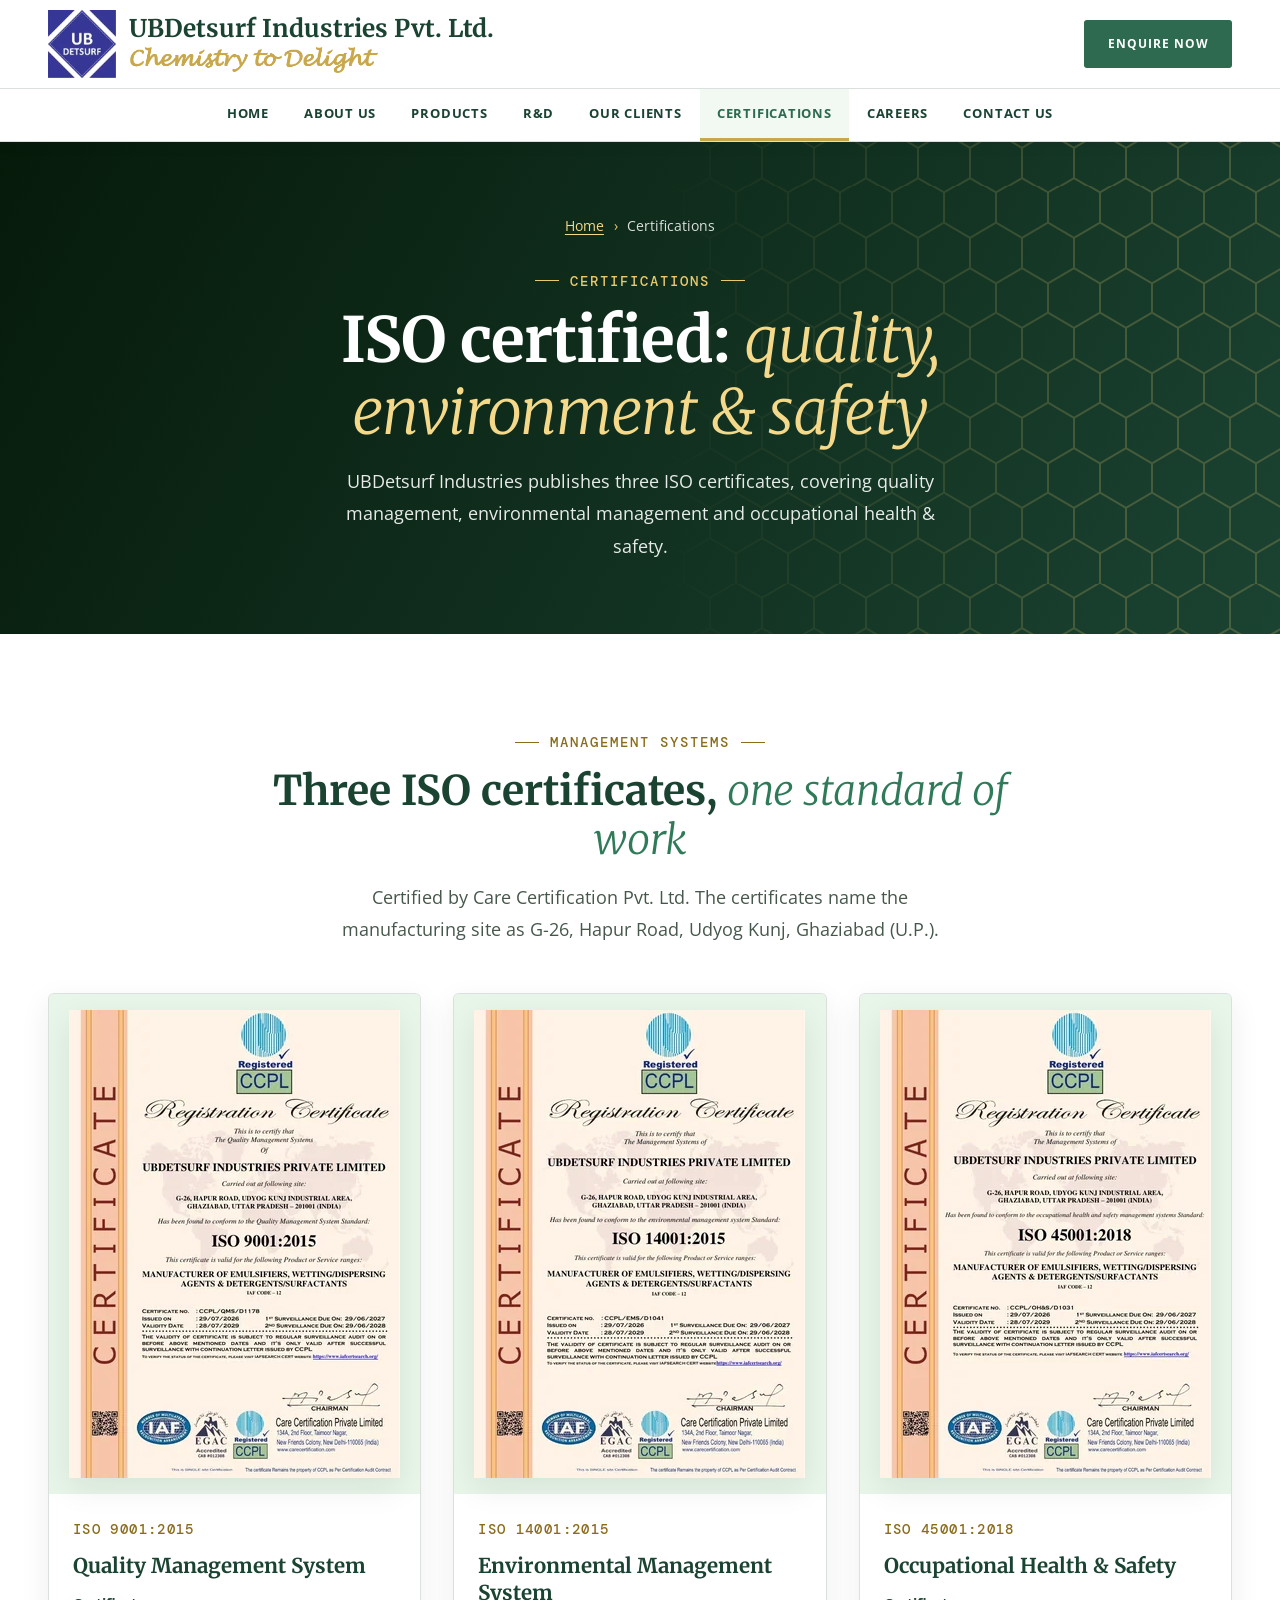
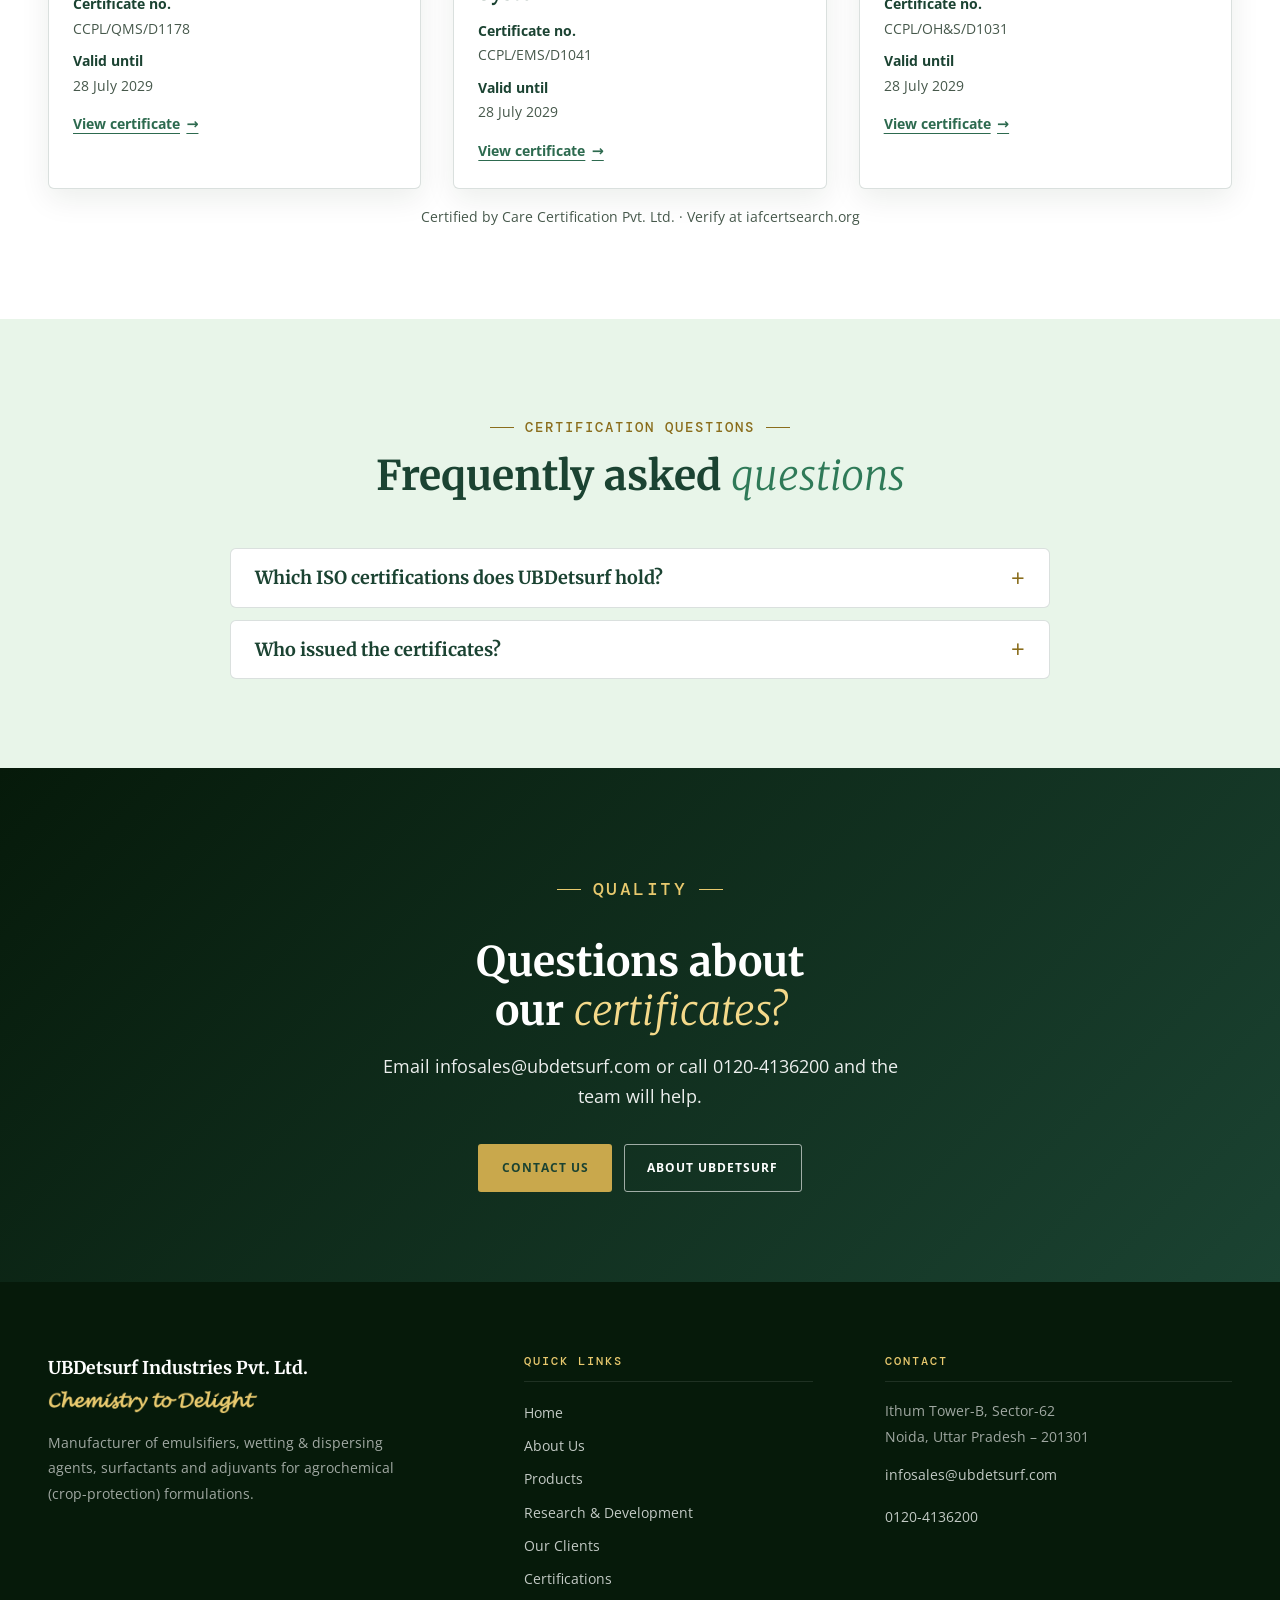
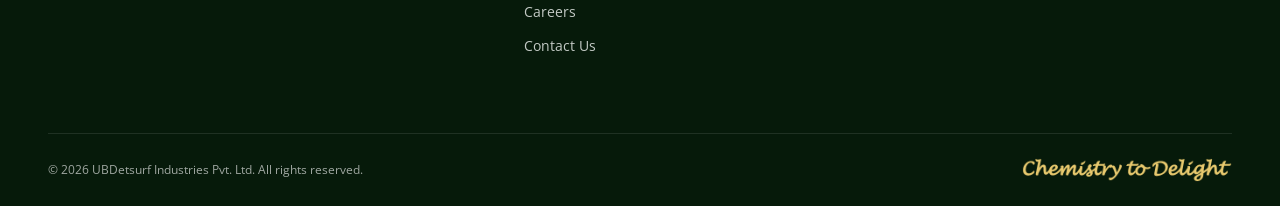
<file: iso-certifications.html>
<!DOCTYPE html>
<html lang="en-IN">
<head>
<meta charset="utf-8">
<meta name="viewport" content="width=device-width, initial-scale=1">
<title>ISO 9001, 14001 &amp; 45001 Certifications | UBDetsurf</title>
<meta name="description" content="View UBDetsurf Industries&#x27; ISO 9001:2015, ISO 14001:2015 and ISO 45001:2018 certificates, with certificate numbers, validity and verification link.">
<link rel="canonical" href="https://www.ubdetsurf.com/iso-certifications.html">
<meta name="robots" content="index, follow, max-image-preview:large">
<meta name="theme-color" content="#1b4332">
<meta name="author" content="UBDetsurf Industries Pvt. Ltd.">

<link rel="icon" href="favicon.ico" sizes="48x48">
<link rel="icon" type="image/png" sizes="32x32" href="assets/icons/favicon-32x32.png">
<link rel="apple-touch-icon" href="assets/icons/apple-touch-icon.png">

<meta property="og:type" content="website">
<meta property="og:site_name" content="UBDetsurf Industries">
<meta property="og:locale" content="en_IN">
<meta property="og:title" content="ISO 9001, 14001 &amp; 45001 Certifications | UBDetsurf">
<meta property="og:description" content="View UBDetsurf Industries&#x27; ISO 9001:2015, ISO 14001:2015 and ISO 45001:2018 certificates, with certificate numbers, validity and verification link.">
<meta property="og:url" content="https://www.ubdetsurf.com/iso-certifications.html">
<meta property="og:image" content="https://www.ubdetsurf.com/assets/images/og/og-certs.jpg">
<meta property="og:image:width" content="1200">
<meta property="og:image:height" content="630">
<meta property="og:image:alt" content="UBDetsurf Industries – ISO 9001, ISO 14001 and ISO 45001 certificates">
<meta name="twitter:card" content="summary_large_image">
<meta name="twitter:title" content="ISO 9001, 14001 &amp; 45001 Certifications | UBDetsurf">
<meta name="twitter:description" content="View UBDetsurf Industries&#x27; ISO 9001:2015, ISO 14001:2015 and ISO 45001:2018 certificates, with certificate numbers, validity and verification link.">
<meta name="twitter:image" content="https://www.ubdetsurf.com/assets/images/og/og-certs.jpg">
<meta name="twitter:image:alt" content="UBDetsurf Industries – ISO 9001, ISO 14001 and ISO 45001 certificates">

<link rel="preload" href="assets/fonts/merriweather-latin-700-normal.woff2" as="font" type="font/woff2" crossorigin>
<link rel="preload" href="assets/fonts/open-sans-latin-wght-normal.woff2" as="font" type="font/woff2" crossorigin>
<link rel="preload" href="assets/fonts/merriweather-latin-300-italic.woff2" as="font" type="font/woff2" crossorigin>
<link rel="preload" href="assets/fonts/dm-mono-latin-500-normal.woff2" as="font" type="font/woff2" crossorigin>
<link rel="stylesheet" href="css/variables.css">
<link rel="stylesheet" href="css/global.css">
<link rel="stylesheet" href="css/components.css">
<link rel="stylesheet" href="css/responsive.css">
<noscript><link rel="stylesheet" href="css/no-js.css"></noscript>

<script type="application/ld+json">
{
  "@context": "https://schema.org",
  "@graph": [
    {
      "@type": "Organization",
      "@id": "https://www.ubdetsurf.com/#organization",
      "name": "UBDetsurf Industries Pvt. Ltd.",
      "alternateName": "UBDetsurf",
      "legalName": "UBDetsurf Industries Private Limited",
      "url": "https://www.ubdetsurf.com/",
      "logo": {
        "@type": "ImageObject",
        "@id": "https://www.ubdetsurf.com/#logo",
        "url": "https://www.ubdetsurf.com/assets/images/ubdetsurf-logo-192.png",
        "contentUrl": "https://www.ubdetsurf.com/assets/images/ubdetsurf-logo-192.png",
        "width": 192,
        "height": 192,
        "caption": "UBDetsurf Industries logo"
      },
      "image": "https://www.ubdetsurf.com/assets/images/ubdetsurf-logo-192.png",
      "slogan": "Chemistry to Delight",
      "description": "UBDetsurf Industries Pvt. Ltd. is a specialty chemical manufacturer in Noida, India, making emulsifiers, surfactants, wetting and dispersing agents and adjuvants for agrochemical (crop-protection) formulations.",
      "address": {
        "@type": "PostalAddress",
        "streetAddress": "Ithum, Tower-B, 1111A, Plot No. A-40, Sector-62",
        "addressLocality": "Noida",
        "addressRegion": "Uttar Pradesh",
        "postalCode": "201301",
        "addressCountry": "IN"
      },
      "telephone": "+91-120-4136200",
      "email": "infosales@ubdetsurf.com",
      "contactPoint": [
        {
          "@type": "ContactPoint",
          "contactType": "sales",
          "telephone": "+91-9999422987",
          "email": "infosales@ubdetsurf.com",
          "areaServed": "IN",
          "name": "Sales team"
        }
      ],
      "areaServed": {
        "@type": "Country",
        "name": "India"
      },
      "knowsAbout": [
        "Agrochemical surfactants",
        "Emulsifiers for pesticide formulations",
        "Wetting and dispersing agents",
        "Agricultural adjuvants and tank-mix additives",
        "Agrochemical formulation development"
      ],
      "award": "Emerging Company of the Year Award – Small Scale, PMFAI-SML Annual Agchem Awards, Dubai, 2026"
    },
    {
      "@type": "WebSite",
      "@id": "https://www.ubdetsurf.com/#website",
      "url": "https://www.ubdetsurf.com/",
      "name": "UBDetsurf Industries",
      "inLanguage": "en-IN",
      "publisher": {
        "@id": "https://www.ubdetsurf.com/#organization"
      }
    },
    {
      "@type": "WebPage",
      "@id": "https://www.ubdetsurf.com/iso-certifications.html#webpage",
      "url": "https://www.ubdetsurf.com/iso-certifications.html",
      "name": "ISO 9001, 14001 & 45001 Certifications | UBDetsurf",
      "description": "View UBDetsurf Industries' ISO 9001:2015, ISO 14001:2015 and ISO 45001:2018 certificates, with certificate numbers, validity and verification link.",
      "inLanguage": "en-IN",
      "isPartOf": {
        "@id": "https://www.ubdetsurf.com/#website"
      },
      "about": {
        "@id": "https://www.ubdetsurf.com/#organization"
      },
      "breadcrumb": {
        "@id": "https://www.ubdetsurf.com/iso-certifications.html#breadcrumb"
      },
      "primaryImageOfPage": {
        "@type": "ImageObject",
        "url": "https://www.ubdetsurf.com/assets/images/og/og-certs.jpg",
        "width": 1200,
        "height": 630
      }
    },
    {
      "@type": "BreadcrumbList",
      "@id": "https://www.ubdetsurf.com/iso-certifications.html#breadcrumb",
      "itemListElement": [
        {
          "@type": "ListItem",
          "position": 1,
          "name": "Home",
          "item": "https://www.ubdetsurf.com/"
        },
        {
          "@type": "ListItem",
          "position": 2,
          "name": "Certifications",
          "item": "https://www.ubdetsurf.com/iso-certifications.html"
        }
      ]
    },
    {
      "@type": "FAQPage",
      "@id": "https://www.ubdetsurf.com/iso-certifications.html#faq",
      "mainEntity": [
        {
          "@type": "Question",
          "name": "Which ISO certifications does UBDetsurf hold?",
          "acceptedAnswer": {
            "@type": "Answer",
            "text": "The certificates published on this page are ISO 9001:2015 (Quality Management System), ISO 14001:2015 (Environmental Management System) and ISO 45001:2018 (Occupational Health & Safety), each valid until 28 July 2029."
          }
        },
        {
          "@type": "Question",
          "name": "Who issued the certificates?",
          "acceptedAnswer": {
            "@type": "Answer",
            "text": "The certificates were issued by Care Certification Pvt. Ltd. They can be checked at the IAF CertSearch database, iafcertsearch.org."
          }
        }
      ]
    }
  ]
}
</script>
</head>
<body>
<a class="skip-link" href="#main">Skip to main content</a>
<header class="site-header">
  <div class="site-header__brand container">
    <a class="logo" href="index.html">
      <img class="logo__mark" src="assets/images/ubdetsurf-logo-96.webp"
           srcset="assets/images/ubdetsurf-logo-96.webp 96w, assets/images/ubdetsurf-logo-192.webp 192w"
           sizes="68px" width="68" height="68" alt="" decoding="async">
      <span class="logo__text">
        <span class="logo__name"><b>UBDetsurf</b> Industries Pvt. Ltd.</span>
        <span class="logo__tag"><img src="assets/images/tagline-gold.png" width="960" height="108" alt="Chemistry to Delight" decoding="async"></span>
      </span>
    </a>
    <a class="btn btn--green header-cta" href="contact-us.html#enquiry">Enquire now</a>
    <button class="nav-toggle" type="button" aria-expanded="false" aria-controls="site-nav">
      <span class="nav-toggle__bars" aria-hidden="true"></span>
      <span class="visually-hidden">Menu</span>
    </button>
  </div>
  <nav class="site-nav" id="site-nav" aria-label="Primary">
    <ul class="site-nav__list container">
        <li><a href="index.html">Home</a></li>
        <li><a href="about-us.html">About Us</a></li>
        <li><a href="products.html">Products</a></li>
        <li><a href="research-development.html">R&amp;D</a></li>
        <li><a href="clients.html">Our Clients</a></li>
        <li><a href="iso-certifications.html" aria-current="page">Certifications</a></li>
        <li><a href="careers.html">Careers</a></li>
        <li><a href="contact-us.html">Contact Us</a></li>
    </ul>
  </nav>
</header>
<main id="main">
<section class="page-hero">
  <div class="container">
    <nav class="breadcrumb" aria-label="Breadcrumb">
      <ol>
        <li><a href="index.html">Home</a></li>
        <li><span aria-current="page">Certifications</span></li>
      </ol>
    </nav>
    <p class="eyebrow">Certifications</p>
    <h1>ISO certified: <em>quality, environment &amp; safety</em></h1>
    <p class="page-hero__lead">UBDetsurf Industries publishes three ISO certificates, covering quality management, environmental management and occupational health &amp; safety.</p>
  </div>
</section>

<section class="section section--white" aria-labelledby="certs-title">
  <div class="container">
    <div class="section-head" data-reveal>
      <p class="eyebrow">Management systems</p>
      <h2 id="certs-title">Three ISO certificates, <em>one standard of work</em></h2>
      <p class="lead">Certified by Care Certification Pvt. Ltd. The certificates name the manufacturing site as G-26, Hapur Road, Udyog Kunj, Ghaziabad (U.P.).</p>
    </div>
    <div class="certs certs--3">
      <article class="cert" data-reveal>
        <a class="cert__image" href="assets/images/certificates/iso-9001-2015-certificate-662.webp" data-lightbox aria-label="View ISO 9001:2015 certificate in full size">
          <img src="assets/images/certificates/iso-9001-2015-certificate-331.webp" width="331" height="468" alt="Certificate of ISO 9001:2015 Quality Management System issued to UBDetsurf Industries" loading="lazy" decoding="async">
        </a>
        <div class="cert__body">
          <p class="cert__std">ISO 9001:2015</p>
          <h3>Quality Management System</h3>
          <dl><div><dt>Certificate no.</dt><dd>CCPL/QMS/D1178</dd></div><div><dt>Valid until</dt><dd>28 July 2029</dd></div></dl>
          <p><a class="link-arrow" href="assets/images/certificates/iso-9001-2015-certificate-662.webp">View certificate</a></p>
        </div>
      </article><article class="cert" data-reveal>
        <a class="cert__image" href="assets/images/certificates/iso-14001-2015-certificate-662.webp" data-lightbox aria-label="View ISO 14001:2015 certificate in full size">
          <img src="assets/images/certificates/iso-14001-2015-certificate-331.webp" width="331" height="468" alt="Certificate of ISO 14001:2015 Environmental Management System issued to UBDetsurf Industries" loading="lazy" decoding="async">
        </a>
        <div class="cert__body">
          <p class="cert__std">ISO 14001:2015</p>
          <h3>Environmental Management System</h3>
          <dl><div><dt>Certificate no.</dt><dd>CCPL/EMS/D1041</dd></div><div><dt>Valid until</dt><dd>28 July 2029</dd></div></dl>
          <p><a class="link-arrow" href="assets/images/certificates/iso-14001-2015-certificate-662.webp">View certificate</a></p>
        </div>
      </article><article class="cert" data-reveal>
        <a class="cert__image" href="assets/images/certificates/iso-45001-2018-certificate-662.webp" data-lightbox aria-label="View ISO 45001:2018 certificate in full size">
          <img src="assets/images/certificates/iso-45001-2018-certificate-331.webp" width="331" height="468" alt="Certificate of ISO 45001:2018 Occupational Health and Safety issued to UBDetsurf Industries" loading="lazy" decoding="async">
        </a>
        <div class="cert__body">
          <p class="cert__std">ISO 45001:2018</p>
          <h3>Occupational Health &amp; Safety</h3>
          <dl><div><dt>Certificate no.</dt><dd>CCPL/OH&amp;S/D1031</dd></div><div><dt>Valid until</dt><dd>28 July 2029</dd></div></dl>
          <p><a class="link-arrow" href="assets/images/certificates/iso-45001-2018-certificate-662.webp">View certificate</a></p>
        </div>
      </article>
    </div>
    <p class="fine-print">Certified by Care Certification Pvt. Ltd. &middot; Verify at <a href="https://www.iafcertsearch.org/" rel="noopener">iafcertsearch.org</a></p>
  </div>
</section>

<section class="section section--tint" aria-labelledby="faq-title">
  <div class="container--narrow">
    <div class="section-head" data-reveal>
      <p class="eyebrow">Certification questions</p>
      <h2 id="faq-title">Frequently asked <em>questions</em></h2>
    </div>
    <div class="faq">
<details><summary>Which ISO certifications does UBDetsurf hold?</summary><div class="faq__answer"><p>The certificates published on this page are ISO 9001:2015 (Quality Management System), ISO 14001:2015 (Environmental Management System) and ISO 45001:2018 (Occupational Health &amp; Safety), each valid until 28 July 2029.</p></div></details>
<details><summary>Who issued the certificates?</summary><div class="faq__answer"><p>The certificates were issued by Care Certification Pvt. Ltd. They can be checked at the IAF CertSearch database, <a href="https://www.iafcertsearch.org/" rel="noopener">iafcertsearch.org</a>.</p></div></details>
</div>
  </div>
</section>

<section class="cta-band" data-reveal>
  <div class="container">
    <p class="eyebrow">Quality</p>
    <h2>Questions about our <em>certificates?</em></h2>
    <p>Email infosales@ubdetsurf.com or call 0120-4136200 and the team will help.</p>
    <div class="btn-row btn-row--center">
      <a class="btn btn--gold" href="contact-us.html#enquiry">Contact us</a>
      <a class="btn btn--outline-light" href="about-us.html">About UBDetsurf</a>
    </div>
  </div>
</section>

</main>
<footer class="site-footer">
  <div class="container">
    <div class="site-footer__grid">
      <div>
        <p class="site-footer__name"><b>UBDetsurf</b> Industries Pvt. Ltd.</p>
        <p class="site-footer__tag"><img src="assets/images/tagline-light-gold.png" width="960" height="108" alt="Chemistry to Delight" decoding="async"></p>
        <p class="site-footer__about">Manufacturer of emulsifiers, wetting &amp; dispersing agents, surfactants and adjuvants for agrochemical (crop-protection) formulations.</p>
      </div>
      <nav aria-label="Footer">
        <h2>Quick links</h2>
        <ul class="site-footer__links">
        <li><a href="index.html">Home</a></li>
        <li><a href="about-us.html">About Us</a></li>
        <li><a href="products.html">Products</a></li>
        <li><a href="research-development.html">Research &amp; Development</a></li>
        <li><a href="clients.html">Our Clients</a></li>
        <li><a href="iso-certifications.html">Certifications</a></li>
        <li><a href="careers.html">Careers</a></li>
        <li><a href="contact-us.html">Contact Us</a></li>
        </ul>
      </nav>
      <div>
        <h2>Contact</h2>
        <address>
          <p>Ithum Tower-B, Sector-62<br>Noida, Uttar Pradesh – 201301</p>
          <p><a href="mailto:infosales@ubdetsurf.com">infosales@ubdetsurf.com</a></p>
          <p><a href="tel:+911204136200">0120-4136200</a></p>
        </address>
      </div>
    </div>
    <div class="site-footer__bottom">
      <span>&copy; 2026 UBDetsurf Industries Pvt. Ltd. All rights reserved.</span>
      <span class="site-footer__script"><img src="assets/images/tagline-light-gold.png" width="960" height="108" alt="Chemistry to Delight" decoding="async"></span>
    </div>
  </div>
</footer>
<script src="js/main.js" defer></script>
</body>
</html>
</file>
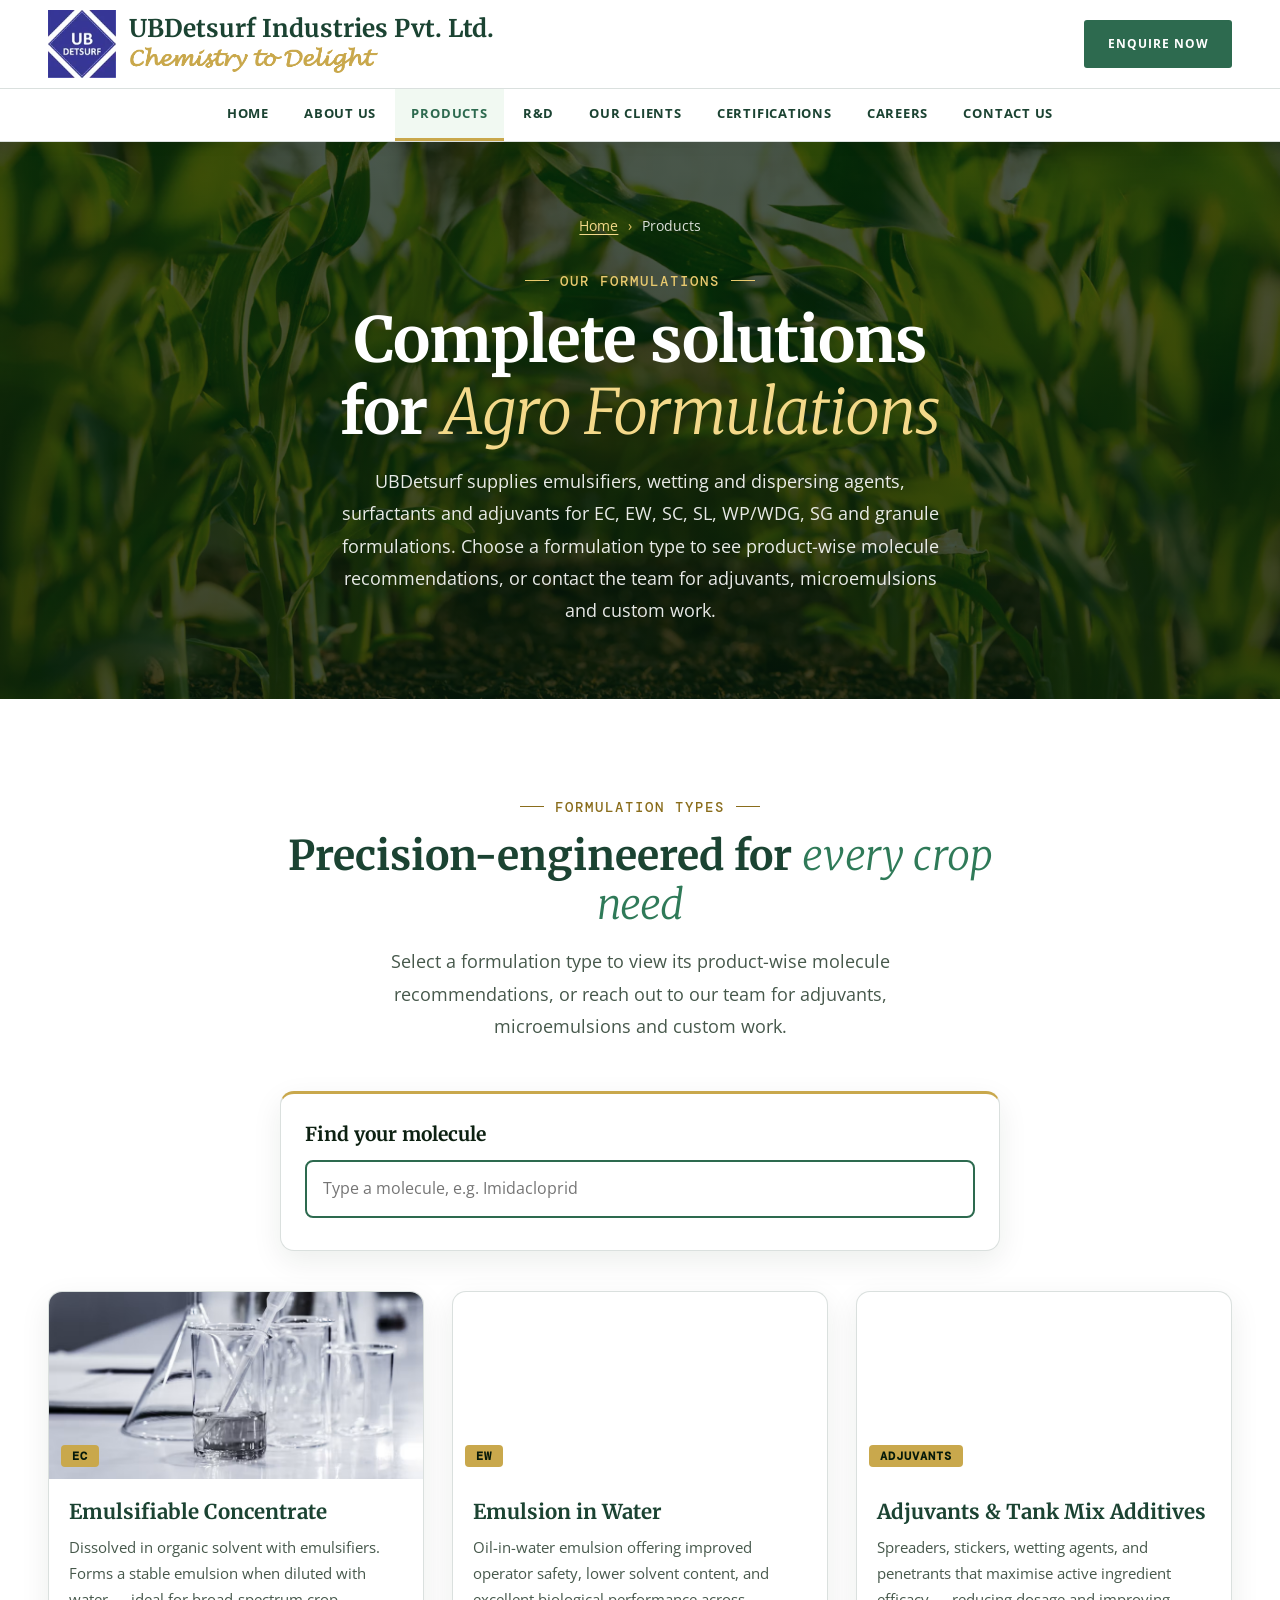
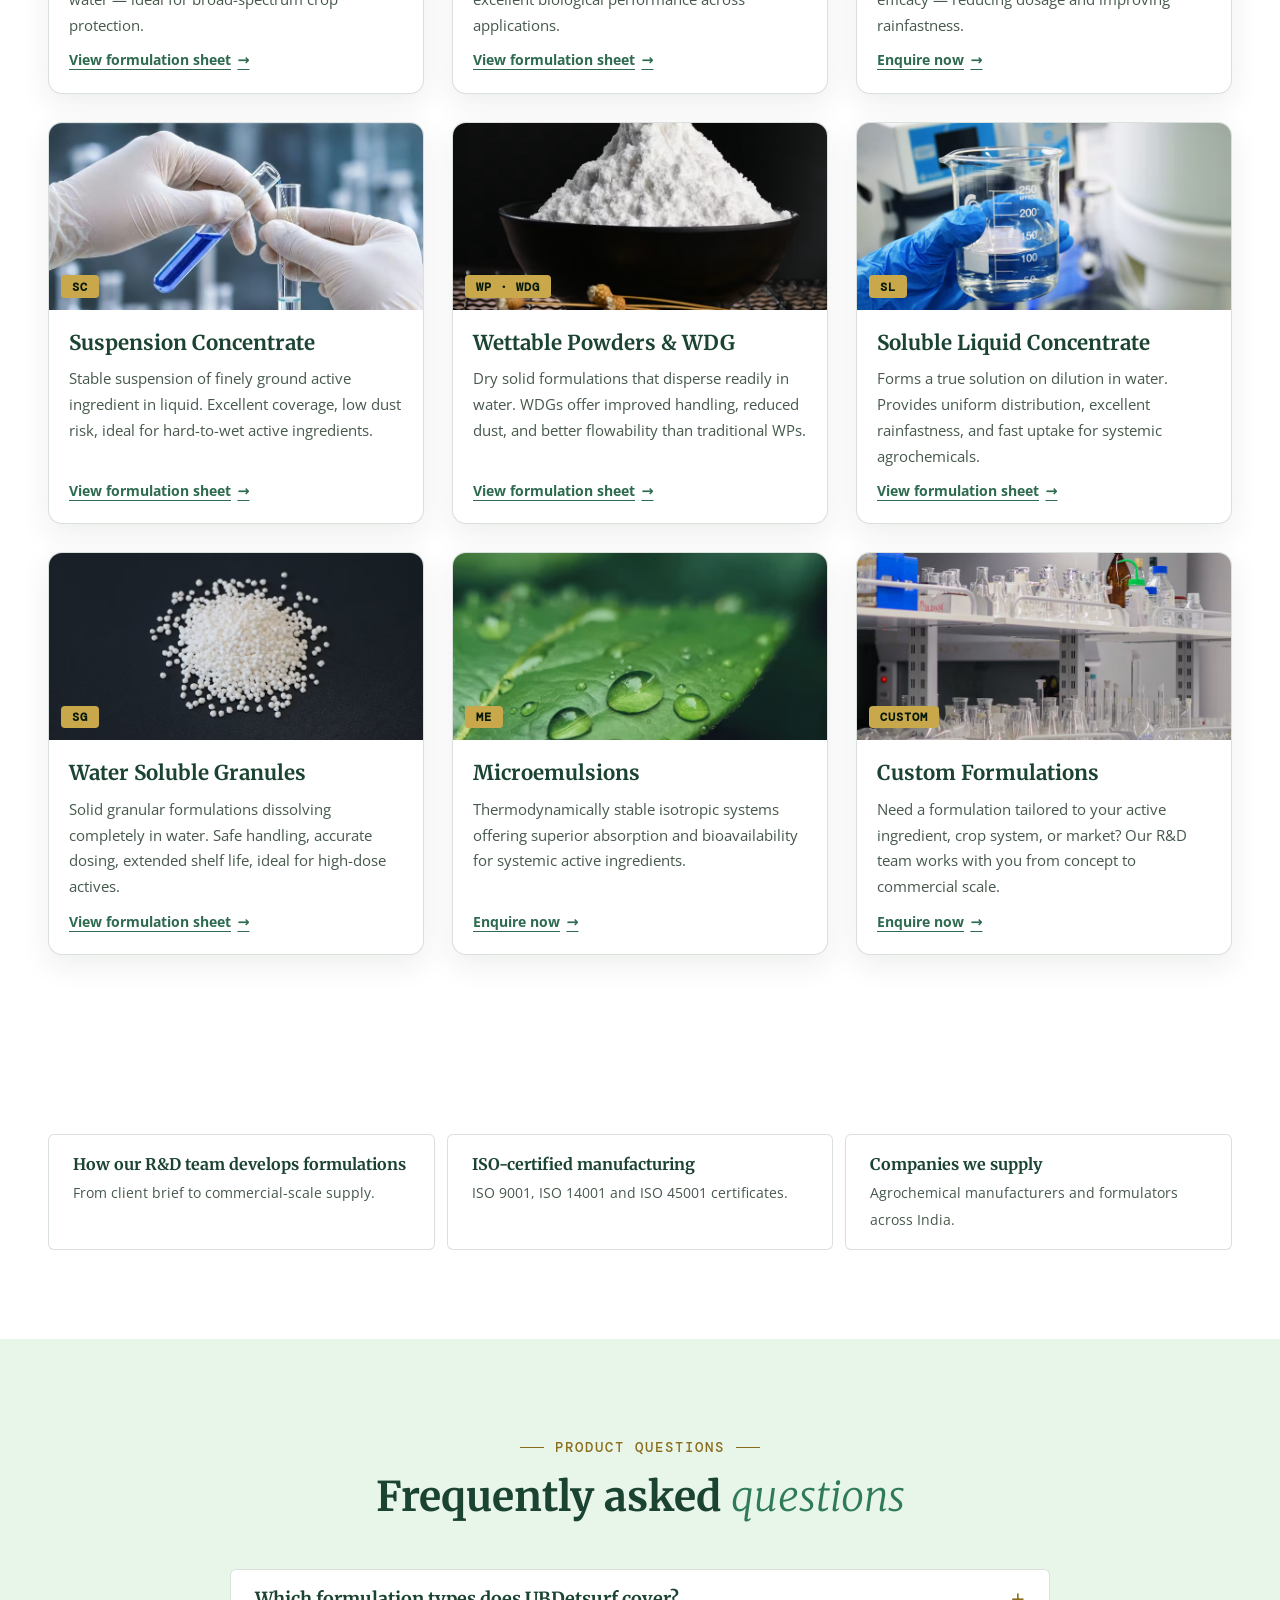
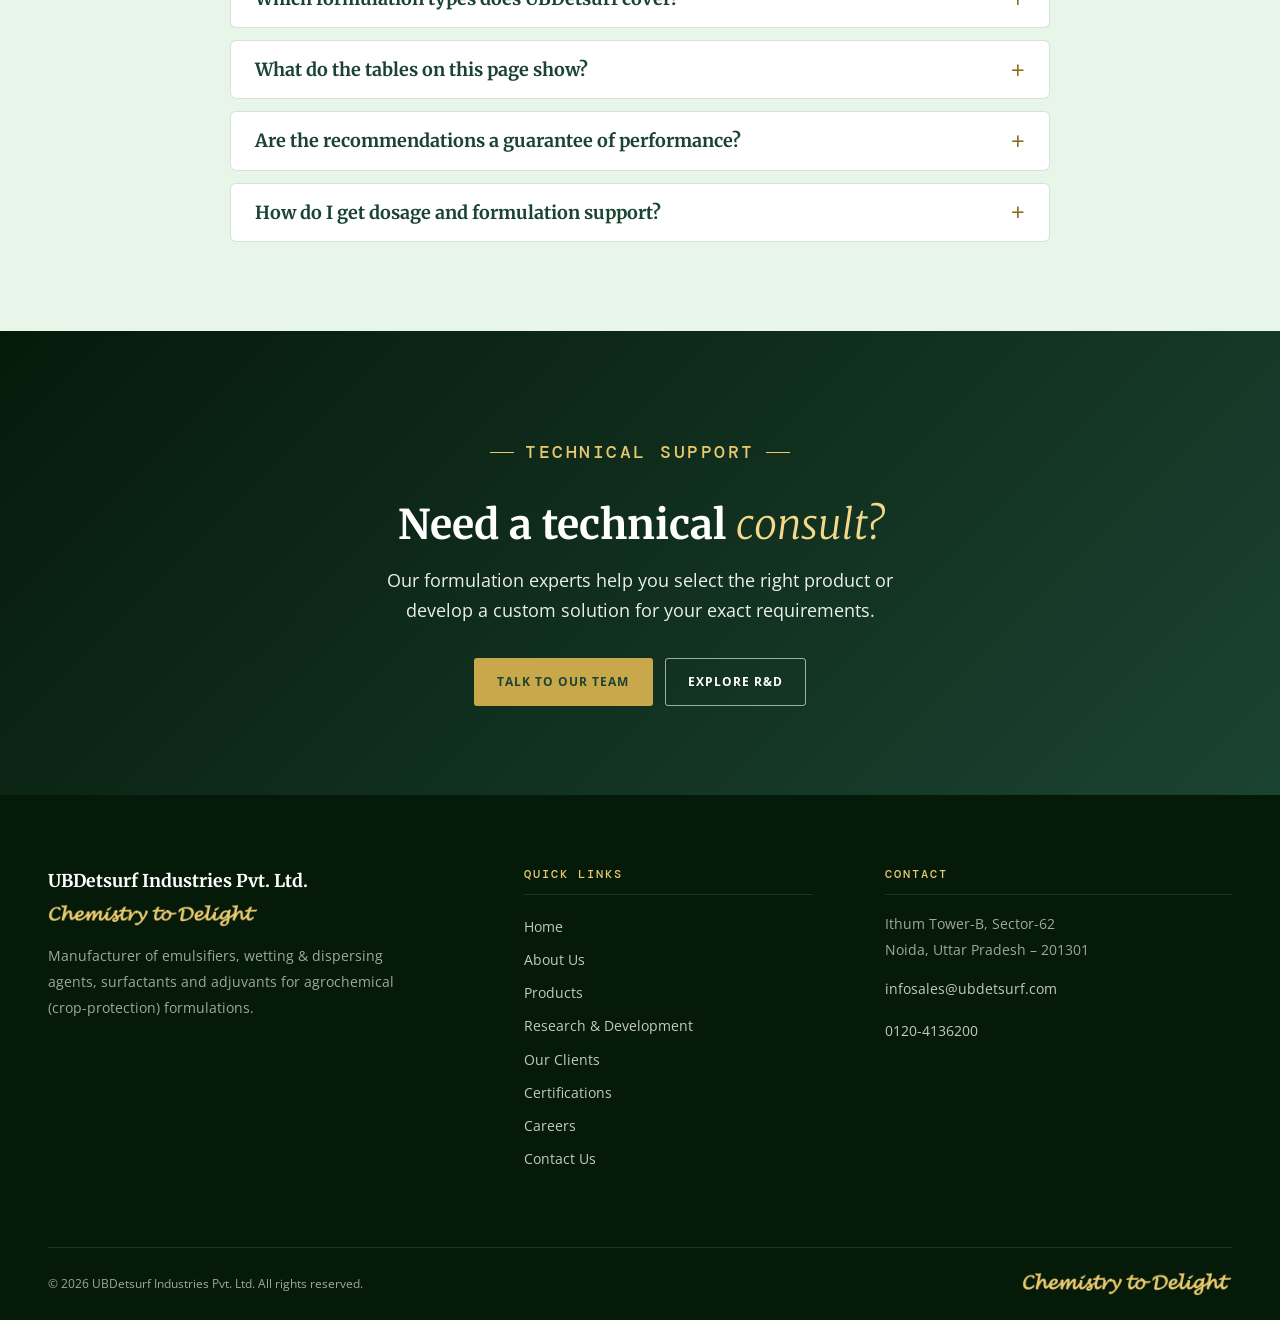
<file: products.html>
<!DOCTYPE html>
<html lang="en-IN">
<head>
<meta charset="utf-8">
<meta name="viewport" content="width=device-width, initial-scale=1">
<title>Pesticide Formulation Surfactants &amp; Adjuvants | UBDetsurf</title>
<meta name="description" content="Emulsifiers, wetting and dispersing agents and adjuvants for EC, EW, SC, SL, WP, WDG and granule formulations, with molecule recommendations by product.">
<link rel="canonical" href="https://www.ubdetsurf.com/products.html">
<meta name="robots" content="index, follow, max-image-preview:large">
<meta name="theme-color" content="#1b4332">
<meta name="author" content="UBDetsurf Industries Pvt. Ltd.">

<link rel="icon" href="favicon.ico" sizes="48x48">
<link rel="icon" type="image/png" sizes="32x32" href="assets/icons/favicon-32x32.png">
<link rel="apple-touch-icon" href="assets/icons/apple-touch-icon.png">

<meta property="og:type" content="website">
<meta property="og:site_name" content="UBDetsurf Industries">
<meta property="og:locale" content="en_IN">
<meta property="og:title" content="Pesticide Formulation Surfactants &amp; Adjuvants | UBDetsurf">
<meta property="og:description" content="Emulsifiers, wetting and dispersing agents and adjuvants for EC, EW, SC, SL, WP, WDG and granule formulations, with molecule recommendations by product.">
<meta property="og:url" content="https://www.ubdetsurf.com/products.html">
<meta property="og:image" content="https://www.ubdetsurf.com/assets/images/og/og-products.jpg">
<meta property="og:image:width" content="1200">
<meta property="og:image:height" content="630">
<meta property="og:image:alt" content="UBDetsurf Industries – surfactants and adjuvants for agrochemical formulations">
<meta name="twitter:card" content="summary_large_image">
<meta name="twitter:title" content="Pesticide Formulation Surfactants &amp; Adjuvants | UBDetsurf">
<meta name="twitter:description" content="Emulsifiers, wetting and dispersing agents and adjuvants for EC, EW, SC, SL, WP, WDG and granule formulations, with molecule recommendations by product.">
<meta name="twitter:image" content="https://www.ubdetsurf.com/assets/images/og/og-products.jpg">
<meta name="twitter:image:alt" content="UBDetsurf Industries – surfactants and adjuvants for agrochemical formulations">

<link rel="preload" href="assets/fonts/merriweather-latin-700-normal.woff2" as="font" type="font/woff2" crossorigin>
<link rel="preload" href="assets/fonts/open-sans-latin-wght-normal.woff2" as="font" type="font/woff2" crossorigin>
<link rel="preload" href="assets/fonts/merriweather-latin-300-italic.woff2" as="font" type="font/woff2" crossorigin>
<link rel="preload" href="assets/fonts/dm-mono-latin-500-normal.woff2" as="font" type="font/woff2" crossorigin>
<link rel="stylesheet" href="css/variables.css">
<link rel="stylesheet" href="css/global.css">
<link rel="stylesheet" href="css/components.css">
<link rel="stylesheet" href="css/responsive.css">
<noscript><link rel="stylesheet" href="css/no-js.css"></noscript>

<script type="application/ld+json">
{
  "@context": "https://schema.org",
  "@graph": [
    {
      "@type": "Organization",
      "@id": "https://www.ubdetsurf.com/#organization",
      "name": "UBDetsurf Industries Pvt. Ltd.",
      "alternateName": "UBDetsurf",
      "legalName": "UBDetsurf Industries Private Limited",
      "url": "https://www.ubdetsurf.com/",
      "logo": {
        "@type": "ImageObject",
        "@id": "https://www.ubdetsurf.com/#logo",
        "url": "https://www.ubdetsurf.com/assets/images/ubdetsurf-logo-192.png",
        "contentUrl": "https://www.ubdetsurf.com/assets/images/ubdetsurf-logo-192.png",
        "width": 192,
        "height": 192,
        "caption": "UBDetsurf Industries logo"
      },
      "image": "https://www.ubdetsurf.com/assets/images/ubdetsurf-logo-192.png",
      "slogan": "Chemistry to Delight",
      "description": "UBDetsurf Industries Pvt. Ltd. is a specialty chemical manufacturer in Noida, India, making emulsifiers, surfactants, wetting and dispersing agents and adjuvants for agrochemical (crop-protection) formulations.",
      "address": {
        "@type": "PostalAddress",
        "streetAddress": "Ithum, Tower-B, 1111A, Plot No. A-40, Sector-62",
        "addressLocality": "Noida",
        "addressRegion": "Uttar Pradesh",
        "postalCode": "201301",
        "addressCountry": "IN"
      },
      "telephone": "+91-120-4136200",
      "email": "infosales@ubdetsurf.com",
      "contactPoint": [
        {
          "@type": "ContactPoint",
          "contactType": "sales",
          "telephone": "+91-9999422987",
          "email": "infosales@ubdetsurf.com",
          "areaServed": "IN",
          "name": "Sales team"
        }
      ],
      "areaServed": {
        "@type": "Country",
        "name": "India"
      },
      "knowsAbout": [
        "Agrochemical surfactants",
        "Emulsifiers for pesticide formulations",
        "Wetting and dispersing agents",
        "Agricultural adjuvants and tank-mix additives",
        "Agrochemical formulation development"
      ],
      "award": "Emerging Company of the Year Award – Small Scale, PMFAI-SML Annual Agchem Awards, Dubai, 2026"
    },
    {
      "@type": "WebSite",
      "@id": "https://www.ubdetsurf.com/#website",
      "url": "https://www.ubdetsurf.com/",
      "name": "UBDetsurf Industries",
      "inLanguage": "en-IN",
      "publisher": {
        "@id": "https://www.ubdetsurf.com/#organization"
      }
    },
    {
      "@type": "CollectionPage",
      "@id": "https://www.ubdetsurf.com/products.html#webpage",
      "url": "https://www.ubdetsurf.com/products.html",
      "name": "Pesticide Formulation Surfactants & Adjuvants | UBDetsurf",
      "description": "Emulsifiers, wetting and dispersing agents and adjuvants for EC, EW, SC, SL, WP, WDG and granule formulations, with molecule recommendations by product.",
      "inLanguage": "en-IN",
      "isPartOf": {
        "@id": "https://www.ubdetsurf.com/#website"
      },
      "about": {
        "@id": "https://www.ubdetsurf.com/#organization"
      },
      "breadcrumb": {
        "@id": "https://www.ubdetsurf.com/products.html#breadcrumb"
      },
      "primaryImageOfPage": {
        "@type": "ImageObject",
        "url": "https://www.ubdetsurf.com/assets/images/og/og-products.jpg",
        "width": 1200,
        "height": 630
      }
    },
    {
      "@type": "BreadcrumbList",
      "@id": "https://www.ubdetsurf.com/products.html#breadcrumb",
      "itemListElement": [
        {
          "@type": "ListItem",
          "position": 1,
          "name": "Home",
          "item": "https://www.ubdetsurf.com/"
        },
        {
          "@type": "ListItem",
          "position": 2,
          "name": "Products",
          "item": "https://www.ubdetsurf.com/products.html"
        }
      ]
    },
    {
      "@type": "ItemList",
      "@id": "https://www.ubdetsurf.com/products.html#formulation-types",
      "name": "Agrochemical formulation types supported by UBDetsurf Industries",
      "itemListElement": [
        {
          "@type": "ListItem",
          "position": 1,
          "name": "Emulsifiable Concentrate (EC)",
          "url": "https://www.ubdetsurf.com/products.html#ec"
        },
        {
          "@type": "ListItem",
          "position": 2,
          "name": "Emulsion in Water (EW)",
          "url": "https://www.ubdetsurf.com/products.html#ew"
        },
        {
          "@type": "ListItem",
          "position": 3,
          "name": "Suspension Concentrate (SC)",
          "url": "https://www.ubdetsurf.com/products.html#sc"
        },
        {
          "@type": "ListItem",
          "position": 4,
          "name": "Soluble Liquid Concentrate (SL)",
          "url": "https://www.ubdetsurf.com/products.html#sl"
        },
        {
          "@type": "ListItem",
          "position": 5,
          "name": "Wettable Powders & WDG",
          "url": "https://www.ubdetsurf.com/products.html#wp"
        },
        {
          "@type": "ListItem",
          "position": 6,
          "name": "Granules (GR) & Water Soluble Granules (SG)",
          "url": "https://www.ubdetsurf.com/products.html#gr"
        }
      ]
    },
    {
      "@type": "FAQPage",
      "@id": "https://www.ubdetsurf.com/products.html#faq",
      "mainEntity": [
        {
          "@type": "Question",
          "name": "Which formulation types does UBDetsurf cover?",
          "acceptedAnswer": {
            "@type": "Answer",
            "text": "The recommendation tables on this page cover EC (emulsifiable concentrate), EW (emulsion in water), SC (suspension concentrate), SL (soluble liquid), WP / WG / WDG / SP / SG / WS (wettable powders, granules and soluble powders) and GR / SG (granules and water-soluble granules). UBDetsurf also supports adjuvants and tank-mix additives, microemulsions (ME) and custom formulations on enquiry."
          }
        },
        {
          "@type": "Question",
          "name": "What do the tables on this page show?",
          "acceptedAnswer": {
            "@type": "Answer",
            "text": "Each row pairs a UBDetsurf product with the active ingredients (molecules) it is recommended for in that formulation type."
          }
        },
        {
          "@type": "Question",
          "name": "Are the recommendations a guarantee of performance?",
          "acceptedAnswer": {
            "@type": "Answer",
            "text": "No. They are based on ideal laboratory conditions, and actual products and dosages may vary with the formulation and the technical material used. Ratios may also vary with the technical and the solvents used. Please contact UBDetsurf for detailed dosages and formulation support."
          }
        },
        {
          "@type": "Question",
          "name": "How do I get dosage and formulation support?",
          "acceptedAnswer": {
            "@type": "Answer",
            "text": "Email infosales@ubdetsurf.com, call 0120-4136200, or use the enquiry form and describe the active ingredient, formulation type and target market."
          }
        }
      ]
    }
  ]
}
</script>
</head>
<body>
<a class="skip-link" href="#main">Skip to main content</a>
<header class="site-header">
  <div class="site-header__brand container">
    <a class="logo" href="index.html">
      <img class="logo__mark" src="assets/images/ubdetsurf-logo-96.webp"
           srcset="assets/images/ubdetsurf-logo-96.webp 96w, assets/images/ubdetsurf-logo-192.webp 192w"
           sizes="68px" width="68" height="68" alt="" decoding="async">
      <span class="logo__text">
        <span class="logo__name"><b>UBDetsurf</b> Industries Pvt. Ltd.</span>
        <span class="logo__tag"><img src="assets/images/tagline-gold.png" width="960" height="108" alt="Chemistry to Delight" decoding="async"></span>
      </span>
    </a>
    <a class="btn btn--green header-cta" href="contact-us.html#enquiry">Enquire now</a>
    <button class="nav-toggle" type="button" aria-expanded="false" aria-controls="site-nav">
      <span class="nav-toggle__bars" aria-hidden="true"></span>
      <span class="visually-hidden">Menu</span>
    </button>
  </div>
  <nav class="site-nav" id="site-nav" aria-label="Primary">
    <ul class="site-nav__list container">
        <li><a href="index.html">Home</a></li>
        <li><a href="about-us.html">About Us</a></li>
        <li><a href="products.html" aria-current="page">Products</a></li>
        <li><a href="research-development.html">R&amp;D</a></li>
        <li><a href="clients.html">Our Clients</a></li>
        <li><a href="iso-certifications.html">Certifications</a></li>
        <li><a href="careers.html">Careers</a></li>
        <li><a href="contact-us.html">Contact Us</a></li>
    </ul>
  </nav>
</header>
<main id="main">
<section class="page-hero page-hero--photo">
  <div class="container">
    <nav class="breadcrumb" aria-label="Breadcrumb">
      <ol>
        <li><a href="index.html">Home</a></li>
        <li><span aria-current="page">Products</span></li>
      </ol>
    </nav>
    <p class="eyebrow">Our formulations</p>
    <h1>Complete solutions for <em>Agro Formulations</em></h1>
    <p class="page-hero__lead">UBDetsurf supplies emulsifiers, wetting and dispersing agents, surfactants and adjuvants for EC, EW, SC, SL, WP/WDG, SG and granule formulations. Choose a formulation type to see product-wise molecule recommendations, or contact the team for adjuvants, microemulsions and custom work.</p>
  </div>
</section>

<section class="section section--white" aria-labelledby="types-title">
  <div class="container">
    <div class="section-head" data-reveal>
      <p class="eyebrow">Formulation types</p>
      <h2 id="types-title">Precision-engineered for <em>every crop need</em></h2>
      <p class="lead">Select a formulation type to view its product-wise molecule recommendations, or reach out to our team for adjuvants, microemulsions and custom work.</p>
    </div>
    <div class="finder" role="search">
  <label for="mol-q">Find your molecule</label>
  <input id="mol-q" type="search" placeholder="Type a molecule, e.g. Imidacloprid" autocomplete="off">
  <p class="finder__status" aria-live="polite"></p>
  <div class="finder__results"></div>
</div>
<div class="pgrid">
      <a class="pcard" href="#ec" data-sheet="ec" data-reveal style="--reveal-delay:0.00s"><span class="pcard__photo"><picture><source type="image/avif" srcset="assets/images/product-ec-800.avif"><img src="assets/images/product-ec-800.webp" width="800" height="400" alt="" loading="lazy" decoding="async"></picture><span class="pcard__code">EC</span></span><span class="pcard__body"><h3>Emulsifiable Concentrate</h3><p>Dissolved in organic solvent with emulsifiers. Forms a stable emulsion when diluted with water — ideal for broad-spectrum crop protection.</p><span class="link-arrow">View formulation sheet</span></span></a>
      <a class="pcard" href="#ew" data-sheet="ew" data-reveal style="--reveal-delay:0.12s"><span class="pcard__photo"><picture><source type="image/avif" srcset="assets/images/product-ew-800.avif"><img src="assets/images/product-ew-800.webp" width="800" height="400" alt="" loading="lazy" decoding="async"></picture><span class="pcard__code">EW</span></span><span class="pcard__body"><h3>Emulsion in Water</h3><p>Oil-in-water emulsion offering improved operator safety, lower solvent content, and excellent biological performance across applications.</p><span class="link-arrow">View formulation sheet</span></span></a>
      <a class="pcard" id="adjuvants" href="contact-us.html?interest=Adjuvants%20%26%20TMA#enquiry" data-reveal style="--reveal-delay:0.24s"><span class="pcard__photo"><picture><source type="image/avif" srcset="assets/images/product-adjuvants-800.avif"><img src="assets/images/product-adjuvants-800.webp" width="800" height="400" alt="" loading="lazy" decoding="async"></picture><span class="pcard__code">Adjuvants</span></span><span class="pcard__body"><h3>Adjuvants &amp; Tank Mix Additives</h3><p>Spreaders, stickers, wetting agents, and penetrants that maximise active ingredient efficacy — reducing dosage and improving rainfastness.</p><span class="link-arrow">Enquire now</span></span></a>
      <a class="pcard" href="#sc" data-sheet="sc" data-reveal style="--reveal-delay:0.00s"><span class="pcard__photo"><picture><source type="image/avif" srcset="assets/images/quality-testing-laboratory-763.avif"><img src="assets/images/quality-testing-laboratory-763.webp" width="763" height="506" alt="" loading="lazy" decoding="async"></picture><span class="pcard__code">SC</span></span><span class="pcard__body"><h3>Suspension Concentrate</h3><p>Stable suspension of finely ground active ingredient in liquid. Excellent coverage, low dust risk, ideal for hard-to-wet active ingredients.</p><span class="link-arrow">View formulation sheet</span></span></a>
      <a class="pcard" href="#wp" data-sheet="wp" data-reveal style="--reveal-delay:0.12s"><span class="pcard__photo"><picture><source type="image/avif" srcset="assets/images/product-wp-800.avif"><img src="assets/images/product-wp-800.webp" width="800" height="400" alt="" loading="lazy" decoding="async"></picture><span class="pcard__code">WP · WDG</span></span><span class="pcard__body"><h3>Wettable Powders &amp; WDG</h3><p>Dry solid formulations that disperse readily in water. WDGs offer improved handling, reduced dust, and better flowability than traditional WPs.</p><span class="link-arrow">View formulation sheet</span></span></a>
      <a class="pcard" href="#sl" data-sheet="sl" data-reveal style="--reveal-delay:0.24s"><span class="pcard__photo"><picture><source type="image/avif" srcset="assets/images/product-sl-800.avif"><img src="assets/images/product-sl-800.webp" width="800" height="400" alt="" loading="lazy" decoding="async"></picture><span class="pcard__code">SL</span></span><span class="pcard__body"><h3>Soluble Liquid Concentrate</h3><p>Forms a true solution on dilution in water. Provides uniform distribution, excellent rainfastness, and fast uptake for systemic agrochemicals.</p><span class="link-arrow">View formulation sheet</span></span></a>
      <a class="pcard" href="#gr" data-sheet="gr" data-reveal style="--reveal-delay:0.00s"><span class="pcard__photo"><picture><source type="image/avif" srcset="assets/images/product-sg-800.avif"><img src="assets/images/product-sg-800.webp" width="800" height="400" alt="" loading="lazy" decoding="async"></picture><span class="pcard__code">SG</span></span><span class="pcard__body"><h3>Water Soluble Granules</h3><p>Solid granular formulations dissolving completely in water. Safe handling, accurate dosing, extended shelf life, ideal for high-dose actives.</p><span class="link-arrow">View formulation sheet</span></span></a>
      <a class="pcard" href="contact-us.html?interest=Microemulsions%20(ME)#enquiry" data-reveal style="--reveal-delay:0.12s"><span class="pcard__photo"><picture><source type="image/avif" srcset="assets/images/product-me-800.avif"><img src="assets/images/product-me-800.webp" width="800" height="400" alt="" loading="lazy" decoding="async"></picture><span class="pcard__code">ME</span></span><span class="pcard__body"><h3>Microemulsions</h3><p>Thermodynamically stable isotropic systems offering superior absorption and bioavailability for systemic active ingredients.</p><span class="link-arrow">Enquire now</span></span></a>
      <a class="pcard" href="contact-us.html?interest=Custom%20Formulation#enquiry" data-reveal style="--reveal-delay:0.24s"><span class="pcard__photo"><picture><source type="image/avif" srcset="assets/images/product-custom-800.avif"><img src="assets/images/product-custom-800.webp" width="800" height="400" alt="" loading="lazy" decoding="async"></picture><span class="pcard__code">Custom</span></span><span class="pcard__body"><h3>Custom Formulations</h3><p>Need a formulation tailored to your active ingredient, crop system, or market? Our R&amp;D team works with you from concept to commercial scale.</p><span class="link-arrow">Enquire now</span></span></a>
    </div>
  </div>
</section>

<section class="section section--tint" id="recommendations" aria-labelledby="reco-title">
  <div class="container">
    <div class="section-head section-head--left" data-reveal>
      <p class="eyebrow">Recommendation guide</p>
      <h2 id="reco-title">Product-wise molecule recommendations <em>for agrochemical formulations</em></h2>
      <p class="lead">Each table pairs a UBDetsurf product with the active ingredients it is recommended for. Jump to a formulation type:</p>
    </div>
    <nav class="chip-nav" aria-label="Formulation tables">
      <a href="#ec">EC</a><a href="#ew">EW</a><a href="#sc">SC</a><a href="#sl">SL</a><a href="#wp">WP · WDG · SG</a><a href="#gr">GR · SG</a>
    </nav>
    <button type="button" class="sheet-close" hidden>Close ✕</button>
    <section class="sheet" id="ec" aria-labelledby="ec-title" data-reveal>
  <h3 id="ec-title">Emulsifiable Concentrate (EC)</h3>
  <p class="sheet__intro">Dissolved in organic solvent with emulsifiers. Forms a stable emulsion when diluted with water — ideal for broad-spectrum crop protection.</p>
  <div class="table-wrap" role="region" aria-labelledby="ec-title" tabindex="0">
    <table class="data-table">
      <caption>Emulsifiable Concentrates (EC): UBDetsurf products and the active ingredients they are recommended for</caption>
      <thead><tr><th scope="col" class="col-no">S.No.</th><th scope="col">Our product</th><th scope="col">Recommended for (molecule name)</th></tr></thead>
      <tbody><tr><td class="col-no">1</td><td class="col-product">101 GNA / 101 GNB / 101 GNA(M) / 101 GNB(M)</td><td><ul class="molecules"><li>2,4-D Ethyl Ester 38% EC</li><li>Acetamiprid 2% + Bifenthrin 2% EC (W/V)</li><li>Acetamiprid 3% + Bifenthrin 2% EC (W/V)</li><li>Alphacypermethrin 2.5% EC (W/V)</li><li>Alphacypermethrin 2.5% + Cypermethrin 1.5% EC (W/V)</li><li>Alphacypermethrin 5% EC</li><li>Alphacypermethrin 10% EC</li><li>Alphacypermethrin 10% EC (W/V)</li><li>Bifenthrin 10% EC</li><li>Butachlor 50% EC</li><li>Chlorpyriphos 20% EC</li><li>Chlorpyriphos 50% EC</li><li>Chlorpyriphos 50% + Cypermethrin 5% EC</li><li>Deltamethrin 2.8% EC</li><li>Deltamethrin 11% EC</li><li>Dinotefuran 0.5% EC</li><li>Emamectin Benzoate 1.9% EC</li><li>Fenobucarb (BPMC) 50% EC</li><li>Haloxyfop-R-Methyl 10.5% EC</li><li>Isoprothiolane 40% EC</li><li>Lambdacyhalothrin 2.5% EC</li><li>Lambdacyhalothrin 2.5% EC (W/V)</li><li>Lambdacyhalothrin 5% EC</li><li>Oxyfluorfen 23.5% EC</li><li>Pendimethalin 30% EC</li><li>Permethrin 25% EC</li><li>Pretilachlor 50% EC</li><li>Profenofos 34% + Cypermethrin 10% EC (W/V)</li><li>Profenofos 40% + Cypermethrin 4% EC</li><li>Profenofos 50% EC</li><li>Pyriproxyfen 10% + Bifenthrin 10% EC</li><li>Quinalphos 25% EC</li><li>Quinalphos 25% + Deltamethrin 2% EC</li><li>Tolfenpyrad 15% EC</li></ul></td></tr><tr><td class="col-no">2</td><td class="col-product">112 TBZ</td><td><ul class="molecules"><li>Tebuconazole 25.9% EC</li></ul></td></tr><tr><td class="col-no">3</td><td class="col-product">503 UDA / 503 UDB</td><td><ul class="molecules"><li>Dimethoate 30% EC</li></ul></td></tr><tr><td class="col-no">4</td><td class="col-product">904 A / 904 B</td><td><ul class="molecules"><li>Abamectin 1.8% EC</li><li>Cypermethrin 10% EC</li><li>Cypermethrin 20% EC</li><li>Cypermethrin 25% EC</li><li>Cypermethrin 40% EC</li><li>Profenofos 40% + Cypermethrin 4% EC</li></ul></td></tr><tr><td class="col-no">5</td><td class="col-product">904 B</td><td><ul class="molecules"><li>Difenoconazole 25% EC</li></ul></td></tr></tbody>
    </table>
  </div>
</section>
<section class="sheet" id="ew" aria-labelledby="ew-title" data-reveal>
  <h3 id="ew-title">Emulsion in Water (EW)</h3>
  <p class="sheet__intro">Oil-in-water emulsion offering improved operator safety, lower solvent content, and excellent biological performance across applications.</p>
  <div class="table-wrap" role="region" aria-labelledby="ew-title" tabindex="0">
    <table class="data-table">
      <caption>Emulsions in Water (EW): UBDetsurf products and the active ingredients they are recommended for</caption>
      <thead><tr><th scope="col" class="col-no">S.No.</th><th scope="col">Our product</th><th scope="col">Recommended for (molecule name)</th></tr></thead>
      <tbody><tr><td class="col-no">1</td><td class="col-product">116 BEW (M)</td><td><ul class="molecules"><li>Butachlor 50% EW</li></ul></td></tr><tr><td class="col-no">2</td><td class="col-product">127 NTR</td><td><ul class="molecules"><li>Nitrobenzene 20% EW</li><li>Nitrobenzene 35% EW</li></ul></td></tr><tr><td class="col-no">3</td><td class="col-product">137 PEW (M)</td><td><ul class="molecules"><li>Pretilachlor 37% EW</li></ul></td></tr><tr><td class="col-no">4</td><td class="col-product">339 TEW</td><td><ul class="molecules"><li>Triacontanol 0.1% EW</li></ul></td></tr><tr><td class="col-no">5</td><td class="col-product">341 DMW</td><td><ul class="molecules"><li>Deltamethrin 2% EW</li></ul></td></tr></tbody>
    </table>
  </div>
</section>
<section class="sheet" id="sc" aria-labelledby="sc-title" data-reveal>
  <h3 id="sc-title">Suspension Concentrate (SC)</h3>
  <p class="sheet__intro">Stable suspension of finely ground active ingredient in liquid. Excellent coverage, low dust risk, ideal for hard-to-wet active ingredients.</p>
  <div class="table-wrap" role="region" aria-labelledby="sc-title" tabindex="0">
    <table class="data-table">
      <caption>Suspension Concentrates (SC): UBDetsurf products and the active ingredients they are recommended for</caption>
      <thead><tr><th scope="col" class="col-no">S.No.</th><th scope="col">Our product</th><th scope="col">Recommended for (molecule name)</th></tr></thead>
      <tbody><tr><td class="col-no">1</td><td class="col-product">269 ESC</td><td><ul class="molecules"><li>Alphacypermethrin 10% SC</li><li>Azoxystrobin 11% + Tebuconazole 18.3% SC</li><li>Azoxystrobin 18.2% + Difenoconazole 11.4% SC</li><li>Bifenthrin 8% SC</li><li>Buprofezin 25% SC</li><li>Chlorantraniliprole 18.5% SC</li><li>Diafenthiuron 47.8% SC</li><li>Dinotefuran 25% SC</li><li>Emamectin Benzoate 1.5% + Fipronil 3.5% SC</li><li>Fipronil 5% SC</li><li>Hexaconazole 5% SC</li><li>Imidacloprid 30.5% SC</li><li>Novaluron 5.25% + Indoxacarb 4.5% SC</li><li>Novaluron 5.25% + Emamectin Benzoate 0.9% SC</li><li>Pyriproxyfen 8% + Dinotefuran 5% + Diafenthiuron 18% SC</li><li>Tebuconazole 38.39% SC</li><li>Tembotrione 34.4% SC</li><li>Thiamethoxam 30% FS</li></ul></td></tr><tr class="subhead"><th scope="colgroup" colspan="3">SC – Surfactant</th></tr><tr><td class="col-no">1</td><td class="col-product">321 TPR-2</td><td><ul class="molecules"><li>Topramezone 33.6% SC</li></ul></td></tr><tr><td class="col-no">2</td><td class="col-product">333 ETT (C/Y)</td><td><ul class="molecules"><li>Tembotrione 34.4% SC</li></ul></td></tr></tbody>
    </table>
  </div>
</section>
<section class="sheet" id="sl" aria-labelledby="sl-title" data-reveal>
  <h3 id="sl-title">Soluble Liquid Concentrate (SL)</h3>
  <p class="sheet__intro">Forms a true solution on dilution in water. Provides uniform distribution, excellent rainfastness, and fast uptake for systemic agrochemicals.</p>
  <div class="table-wrap" role="region" aria-labelledby="sl-title" tabindex="0">
    <table class="data-table">
      <caption>Soluble Liquids (SL): UBDetsurf products and the active ingredients they are recommended for</caption>
      <thead><tr><th scope="col" class="col-no">S.No.</th><th scope="col">Our product</th><th scope="col">Recommended for (molecule name)</th></tr></thead>
      <tbody><tr><td class="col-no">1</td><td class="col-product">105 GLS</td><td><ul class="molecules"><li>Glyphosate 41% SL (Tallow Base)</li></ul></td></tr><tr><td class="col-no">2</td><td class="col-product">105 GRN</td><td><ul class="molecules"><li>Glyphosate 41% SL (Non-Tallow)</li></ul></td></tr><tr><td class="col-no">3</td><td class="col-product">305 DMX (X)</td><td><ul class="molecules"><li>Glyphosate 41% SL (Non-Tallow, MIPA &amp; DMA Solvent)</li></ul></td></tr><tr><td class="col-no">4</td><td class="col-product">124 IMD</td><td><ul class="molecules"><li>Imidacloprid 17.8% SL</li></ul></td></tr><tr><td class="col-no">5</td><td class="col-product">158 PRQ</td><td><ul class="molecules"><li>Paraquat Dichloride 24% SL</li></ul></td></tr><tr><td class="col-no">6</td><td class="col-product">503 SL</td><td><ul class="molecules"><li>Gibberellic Acid 0.001% L</li></ul></td></tr><tr><td class="col-no">7</td><td class="col-product">950 VLD</td><td><ul class="molecules"><li>Validamycin 3% L</li></ul></td></tr><tr><td class="col-no">8</td><td class="col-product">ETS</td><td><ul class="molecules"><li>Ethephon 39% SL</li></ul></td></tr><tr><td class="col-no">9</td><td class="col-product">330 GST (MV)</td><td><ul class="molecules"><li>Glufosinate 13.5% SL</li></ul></td></tr><tr class="subhead"><th scope="colgroup" colspan="3">SL – Surfactant</th></tr><tr><td class="col-no">1</td><td class="col-product">106 IMZ<small>Without AS</small></td><td><ul class="molecules"><li>Imazethapyr 10% SL</li></ul></td></tr><tr><td class="col-no">2</td><td class="col-product">315 IAS<small>With AS</small></td><td><ul class="molecules"><li>Imazethapyr 10% SL</li></ul></td></tr></tbody>
    </table>
  </div>
</section>
<section class="sheet" id="wp" aria-labelledby="wp-title" data-reveal>
  <h3 id="wp-title">Wettable Powders &amp; WDG</h3>
  <p class="sheet__intro">Dry solid formulations that disperse readily in water. WDGs offer improved handling, reduced dust, and better flowability than traditional WPs.</p>
  <div class="table-wrap" role="region" aria-labelledby="wp-title" tabindex="0">
    <table class="data-table">
      <caption>Wettable Powders, Granules &amp; Soluble Powders (WP / WG / WDG / SP / SG / WS): UBDetsurf products and the active ingredients they are recommended for</caption>
      <thead><tr><th scope="col" class="col-no">S.No.</th><th scope="col">Our product</th><th scope="col">Recommended for (molecule name)</th></tr></thead>
      <tbody><tr><td class="col-no">1</td><td class="col-product">103 CRP, 103 CRD</td><td><ul class="molecules"><li>Cartap Hydrochloride 50% SP</li></ul></td></tr><tr><td class="col-no">2</td><td class="col-product">127 LQD, 127 PDR</td><td><ul class="molecules"><li>Clodinafop Propargyl 15% WP</li></ul></td></tr><tr><td class="col-no">3</td><td class="col-product">159 GLG</td><td><ul class="molecules"><li>Glyphosate 71% SG</li></ul></td></tr><tr><td class="col-no">4</td><td class="col-product">333 WP, 308 WD</td><td><ul class="molecules"><li>Malathion 25% WP</li></ul></td></tr><tr><td class="col-no">5</td><td class="col-product">703 SP</td><td><ul class="molecules"><li>Acephate 75% SP</li><li>Acetamiprid 20% SP</li><li>Atrazine 50% WDP</li><li>Carbendazim 50% WDP</li></ul></td></tr><tr><td class="col-no">6</td><td class="col-product">703 SP, 705 PP</td><td><ul class="molecules"><li>Sulphur 80% WDG</li></ul></td></tr><tr><td class="col-no">7</td><td class="col-product">703 SP, 705 PP, 707 PP1</td><td><ul class="molecules"><li>Thiamethoxam 25% WDG</li></ul></td></tr><tr><td class="col-no">8</td><td class="col-product">703 SP, 707 PP1</td><td><ul class="molecules"><li>Imidacloprid 70% WS</li></ul></td></tr><tr><td class="col-no">9</td><td class="col-product">703 SP, 709 DN</td><td><ul class="molecules"><li>2,4-D Sodium Salt 80% WP</li><li>Captan 75% WP</li><li>Diafenthiuron 50% WP</li><li>Thiophanate Methyl 70% WP</li></ul></td></tr><tr><td class="col-no">10</td><td class="col-product">703 SP, 709 DN, Ligno</td><td><ul class="molecules"><li>Sulfosulfuron 75% WG</li></ul></td></tr><tr><td class="col-no">11</td><td class="col-product">703 SP, 709 DN, PWA</td><td><ul class="molecules"><li>Emamectin Benzoate 3% + Thiamethoxam 12% WG</li></ul></td></tr><tr><td class="col-no">12</td><td class="col-product">705 PP, 707 PP1</td><td><ul class="molecules"><li>Imidacloprid 70% WG</li><li>Thiamethoxam 25% WDG</li></ul></td></tr><tr><td class="col-no">13</td><td class="col-product">705 PP, 707 PP1, 709 DN</td><td><ul class="molecules"><li>Copper Oxychloride 50% WP</li><li>Thiamethoxam 75% WDG</li></ul></td></tr><tr><td class="col-no">14</td><td class="col-product">705 PP, 709 DN</td><td><ul class="molecules"><li>Diafenthiuron 50% WP</li></ul></td></tr><tr><td class="col-no">15</td><td class="col-product">705 PP, 709 DN, WHP</td><td><ul class="molecules"><li>Tebuconazole 50% + Trifloxystrobin 25% WDG</li></ul></td></tr><tr><td class="col-no">16</td><td class="col-product">709 DN</td><td><ul class="molecules"><li>Azoxystrobin 8.3% + Mancozeb 66.7% WP</li></ul></td></tr><tr><td class="col-no">17</td><td class="col-product">709 DN, 333 WP</td><td><ul class="molecules"><li>Pyrazosulfuron 10% WP</li></ul></td></tr><tr><td class="col-no">18</td><td class="col-product">709 DN, 705 PP</td><td><ul class="molecules"><li>Alphacypermethrin 5% WP</li><li>Bifenthrin 10% WP</li><li>Deltamethrin 2.5% WP</li><li>Lambdacyhalothrin 10% WP</li></ul></td></tr><tr><td class="col-no">19</td><td class="col-product">709 DN, 707 PP1</td><td><ul class="molecules"><li>Metribuzin 70% WP</li></ul></td></tr><tr><td class="col-no">20</td><td class="col-product">903 SP</td><td><ul class="molecules"><li>Emamectin Benzoate 5% SG</li><li>Thiamethoxam 75% SG</li><li>Dinotefuran 20% SG</li></ul></td></tr><tr><td class="col-no">21</td><td class="col-product">905 PZ</td><td><ul class="molecules"><li>Pymetrozine 50% WDG</li></ul></td></tr><tr><td class="col-no">22</td><td class="col-product">905 PZ, PM 300</td><td><ul class="molecules"><li>Dinotefuran 15% + Pymetrozine 45% WDG</li></ul></td></tr><tr><td class="col-no">23</td><td class="col-product">WHP</td><td><ul class="molecules"><li>Carbendazim 12% + Mancozeb 63% WP</li><li>Mancozeb 75% WP</li><li>Mancozeb 64% + Metalaxyl 8% WP</li><li>Metalaxyl 50% WP</li></ul></td></tr><tr class="subhead"><th scope="colgroup" colspan="3">WP / WG / WDG / SP / SG / WS – Surfactant</th></tr><tr><td class="col-no">1</td><td class="col-product">108 SEM</td><td><ul class="molecules"><li>Sulfosulfuron 75% WP</li></ul></td></tr><tr><td class="col-no">2</td><td class="col-product">109 MEM</td><td><ul class="molecules"><li>Metsulfuron Methyl 20% WP</li></ul></td></tr><tr><td class="col-no">3</td><td class="col-product">958 ESM</td><td><ul class="molecules"><li>Sulfosulfuron 75% + Metsulfuron 5% WG</li></ul></td></tr></tbody>
    </table>
  </div>
</section>
<section class="sheet" id="gr" aria-labelledby="gr-title" data-reveal>
  <h3 id="gr-title">Granules (GR) &amp; Water Soluble Granules (SG)</h3>
  <p class="sheet__intro">Solid granular formulations dissolving completely in water. Safe handling, accurate dosing, extended shelf life, ideal for high-dose actives.</p>
  <div class="table-wrap" role="region" aria-labelledby="gr-title" tabindex="0">
    <table class="data-table">
      <caption>Granules (GR) &amp; Water Soluble Granules (SG): UBDetsurf products and the active ingredients they are recommended for</caption>
      <thead><tr><th scope="col" class="col-no">S.No.</th><th scope="col">Our product</th><th scope="col">Recommended for (molecule name)</th></tr></thead>
      <tbody><tr><td class="col-no">1</td><td class="col-product">103 CRD</td><td><ul class="molecules"><li>Chlorpyriphos 10% GR</li></ul></td></tr><tr><td class="col-no">2</td><td class="col-product">103 CRP</td><td><ul class="molecules"><li>Imidacloprid 0.3% GR</li></ul></td></tr><tr><td class="col-no">3</td><td class="col-product">103 CRP, 103 CRD</td><td><ul class="molecules"><li>Cartap Hydrochloride 4% GR</li><li>Chlorantraniliprole 0.4% GR</li><li>Fipronil 0.3% GR</li><li>Fipronil 0.6% GR</li><li>Thiamethoxam 1% + Chlorantraniliprole 0.5% GR</li></ul></td></tr><tr class="subhead"><th scope="colgroup" colspan="3">Water Soluble Granules (SG)</th></tr><tr><td class="col-no">1</td><td class="col-product">159 GLG</td><td><ul class="molecules"><li>Glyphosate 71% SG</li></ul></td></tr><tr><td class="col-no">2</td><td class="col-product">903 SP</td><td><ul class="molecules"><li>Emamectin Benzoate 5% SG</li><li>Thiamethoxam 75% SG</li><li>Dinotefuran 20% SG</li></ul></td></tr></tbody>
    </table>
  </div>
</section>

    <div class="note">
      <strong>Notes</strong>
      <ol>
        <li>Recommendations are based on ideal lab conditions; actual products and dosages may vary according to formulation and toxicant standards.</li>
        <li>Ratios may vary depending on the technical and solvents used.</li>
        <li>Please contact us for detailed dosages and formulation support.</li>
      </ol>
    </div>
    <p class="btn-row" data-reveal><a class="btn btn--green" href="contact-us.html?interest=Technical%20Consultation#enquiry">Request dosage &amp; formulation support</a></p>
  </div>
</section>

<section class="section section--white" aria-labelledby="related-title">
  <div class="container">
    <h2 id="related-title" class="visually-hidden">Related pages</h2>
    <div class="related" data-reveal>
      <a href="research-development.html"><strong>How our R&amp;D team develops formulations</strong><span>From client brief to commercial-scale supply.</span></a>
      <a href="iso-certifications.html"><strong>ISO-certified manufacturing</strong><span>ISO 9001, ISO 14001 and ISO 45001 certificates.</span></a>
      <a href="clients.html"><strong>Companies we supply</strong><span>Agrochemical manufacturers and formulators across India.</span></a>
    </div>
  </div>
</section>

<section class="section section--tint" aria-labelledby="faq-title">
  <div class="container--narrow">
    <div class="section-head" data-reveal>
      <p class="eyebrow">Product questions</p>
      <h2 id="faq-title">Frequently asked <em>questions</em></h2>
    </div>
    <div class="faq">
<details><summary>Which formulation types does UBDetsurf cover?</summary><div class="faq__answer"><p>The recommendation tables on this page cover EC (emulsifiable concentrate), EW (emulsion in water), SC (suspension concentrate), SL (soluble liquid), WP / WG / WDG / SP / SG / WS (wettable powders, granules and soluble powders) and GR / SG (granules and water-soluble granules). UBDetsurf also supports adjuvants and tank-mix additives, microemulsions (ME) and custom formulations on enquiry.</p></div></details>
<details><summary>What do the tables on this page show?</summary><div class="faq__answer"><p>Each row pairs a UBDetsurf product with the active ingredients (molecules) it is recommended for in that formulation type.</p></div></details>
<details><summary>Are the recommendations a guarantee of performance?</summary><div class="faq__answer"><p>No. They are based on ideal laboratory conditions, and actual products and dosages may vary with the formulation and the technical material used. Ratios may also vary with the technical and the solvents used. Please contact UBDetsurf for detailed dosages and formulation support.</p></div></details>
<details><summary>How do I get dosage and formulation support?</summary><div class="faq__answer"><p>Email <a href="mailto:infosales@ubdetsurf.com">infosales@ubdetsurf.com</a>, call 0120-4136200, or use the <a href="contact-us.html#enquiry">enquiry form</a> and describe the active ingredient, formulation type and target market.</p></div></details>
</div>
  </div>
</section>

<section class="cta-band" data-reveal>
  <div class="container">
    <p class="eyebrow">Technical support</p>
    <h2>Need a technical <em>consult?</em></h2>
    <p>Our formulation experts help you select the right product or develop a custom solution for your exact requirements.</p>
    <div class="btn-row btn-row--center">
      <a class="btn btn--gold" href="contact-us.html?interest=Technical%20Consultation#enquiry">Talk to our team</a>
      <a class="btn btn--outline-light" href="research-development.html">Explore R&amp;D</a>
    </div>
  </div>
</section>

</main>
<footer class="site-footer">
  <div class="container">
    <div class="site-footer__grid">
      <div>
        <p class="site-footer__name"><b>UBDetsurf</b> Industries Pvt. Ltd.</p>
        <p class="site-footer__tag"><img src="assets/images/tagline-light-gold.png" width="960" height="108" alt="Chemistry to Delight" decoding="async"></p>
        <p class="site-footer__about">Manufacturer of emulsifiers, wetting &amp; dispersing agents, surfactants and adjuvants for agrochemical (crop-protection) formulations.</p>
      </div>
      <nav aria-label="Footer">
        <h2>Quick links</h2>
        <ul class="site-footer__links">
        <li><a href="index.html">Home</a></li>
        <li><a href="about-us.html">About Us</a></li>
        <li><a href="products.html">Products</a></li>
        <li><a href="research-development.html">Research &amp; Development</a></li>
        <li><a href="clients.html">Our Clients</a></li>
        <li><a href="iso-certifications.html">Certifications</a></li>
        <li><a href="careers.html">Careers</a></li>
        <li><a href="contact-us.html">Contact Us</a></li>
        </ul>
      </nav>
      <div>
        <h2>Contact</h2>
        <address>
          <p>Ithum Tower-B, Sector-62<br>Noida, Uttar Pradesh – 201301</p>
          <p><a href="mailto:infosales@ubdetsurf.com">infosales@ubdetsurf.com</a></p>
          <p><a href="tel:+911204136200">0120-4136200</a></p>
        </address>
      </div>
    </div>
    <div class="site-footer__bottom">
      <span>&copy; 2026 UBDetsurf Industries Pvt. Ltd. All rights reserved.</span>
      <span class="site-footer__script"><img src="assets/images/tagline-light-gold.png" width="960" height="108" alt="Chemistry to Delight" decoding="async"></span>
    </div>
  </div>
</footer>
<script src="js/main.js" defer></script>
</body>
</html>
</file>
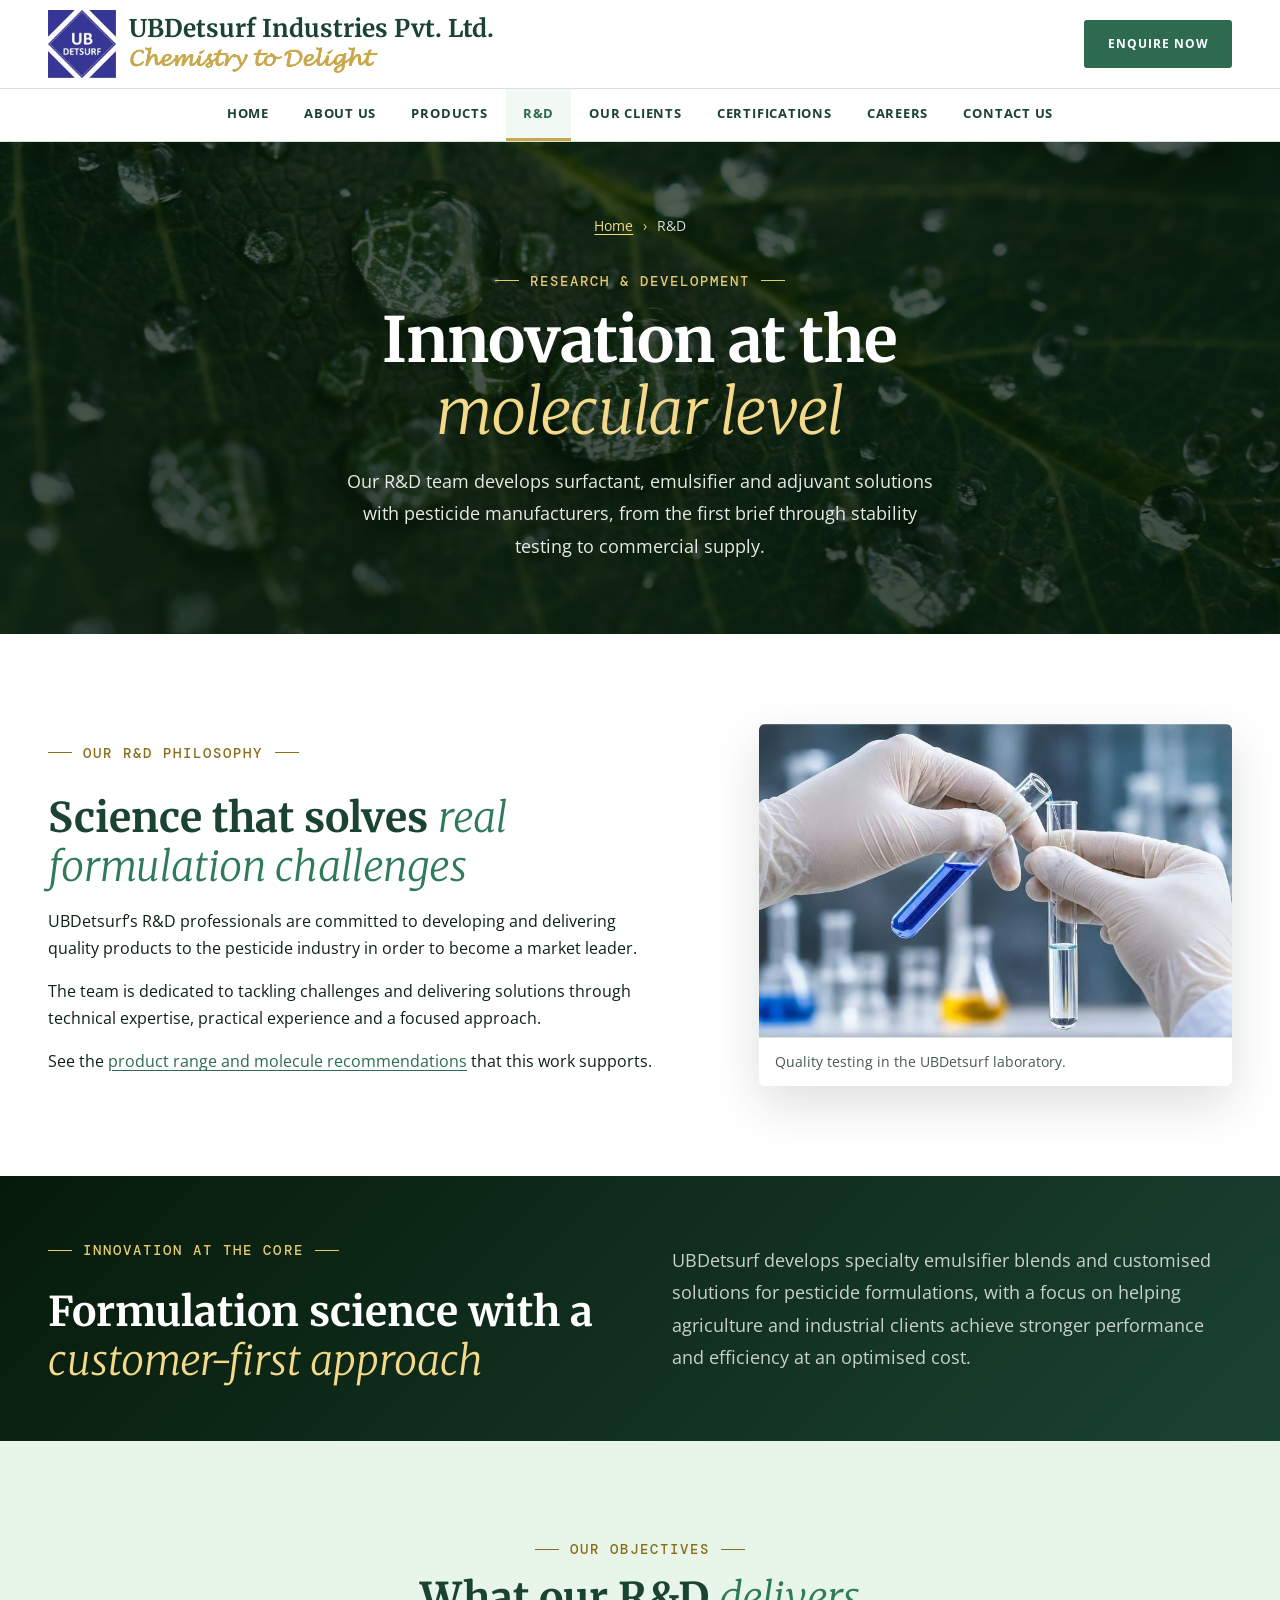
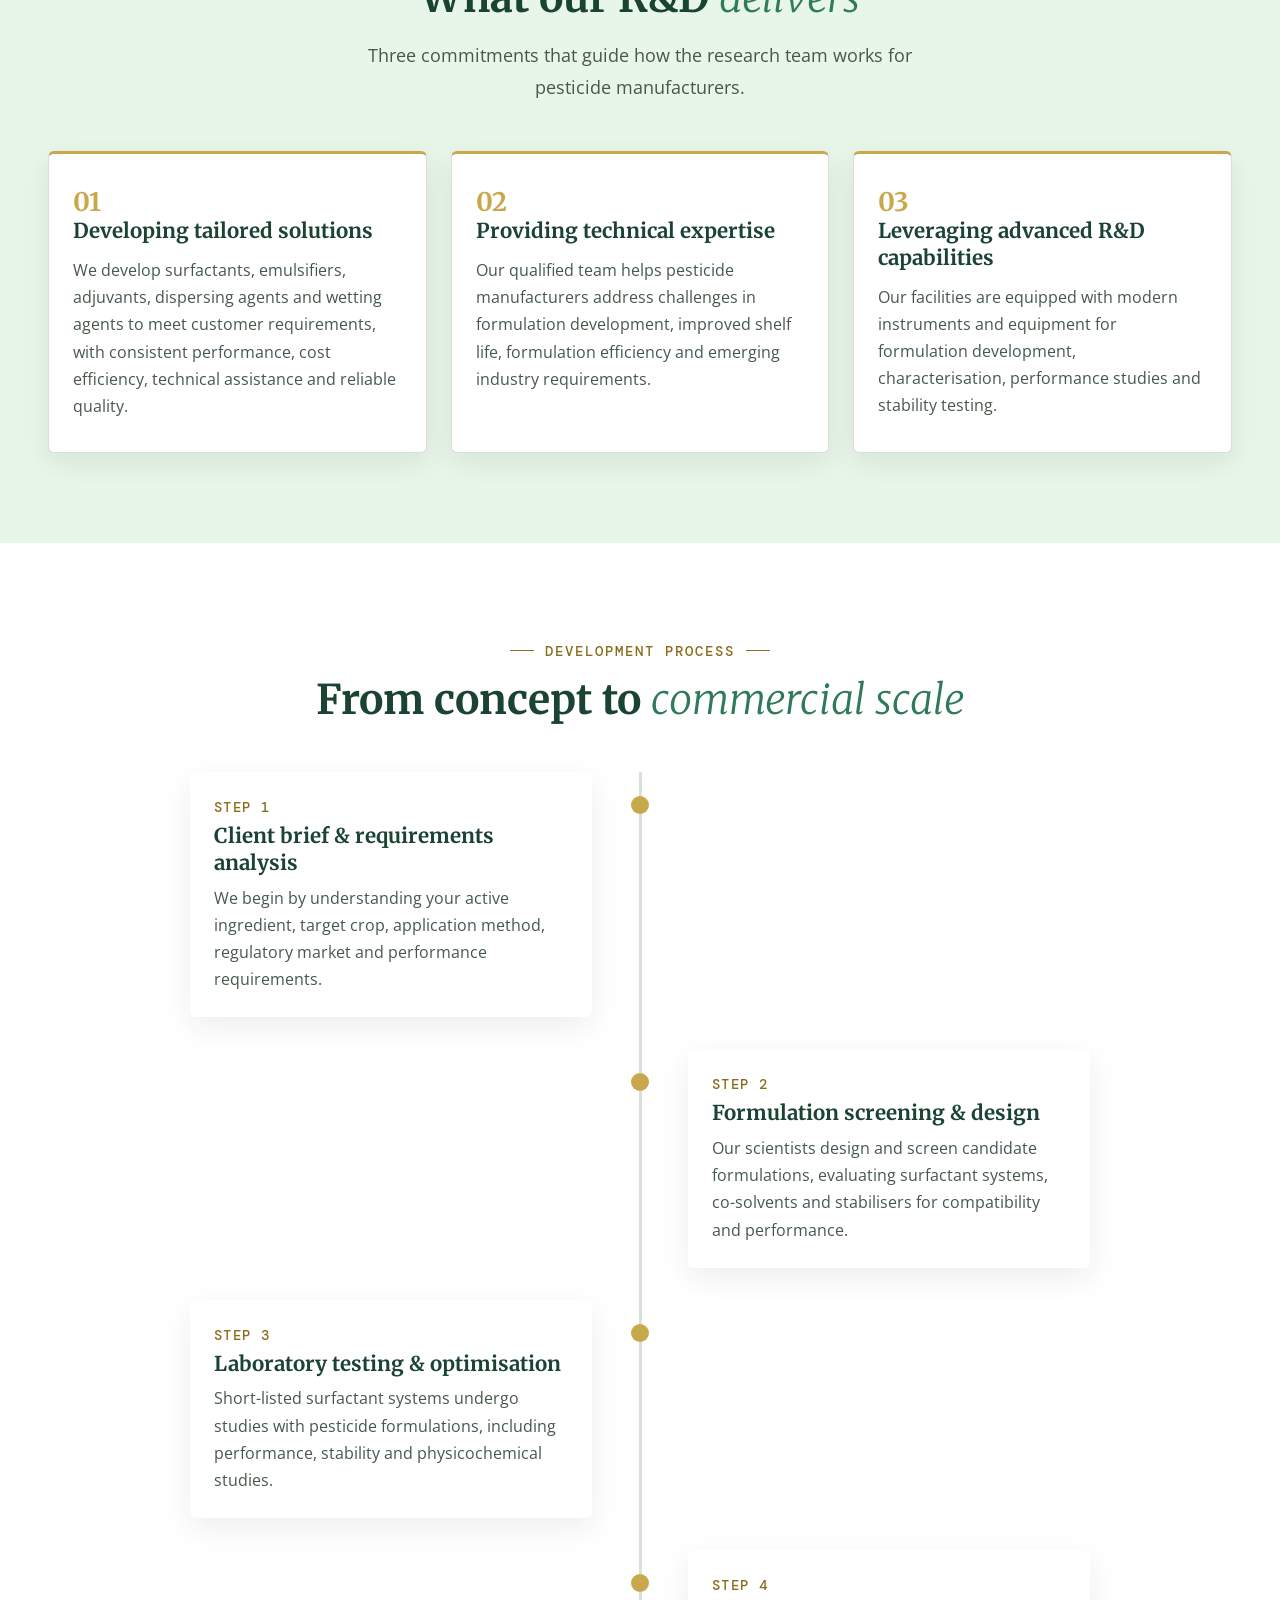
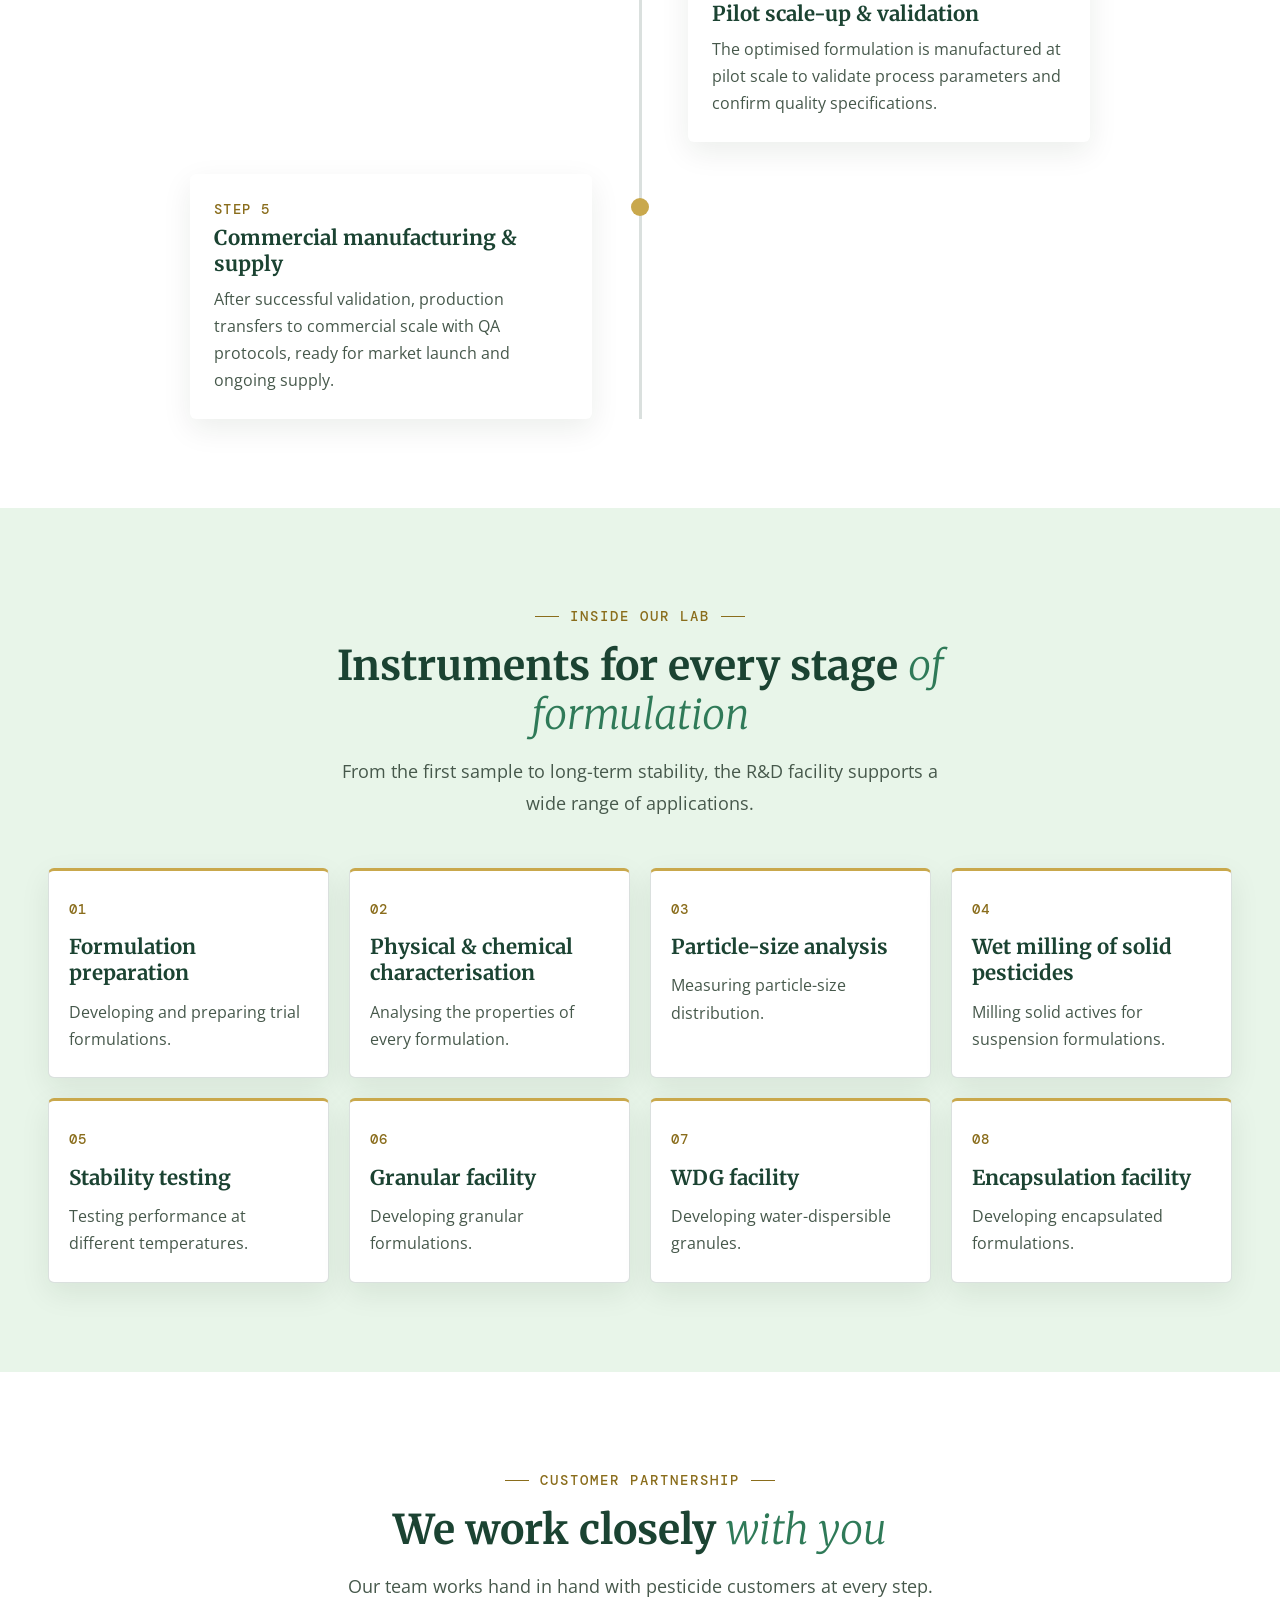
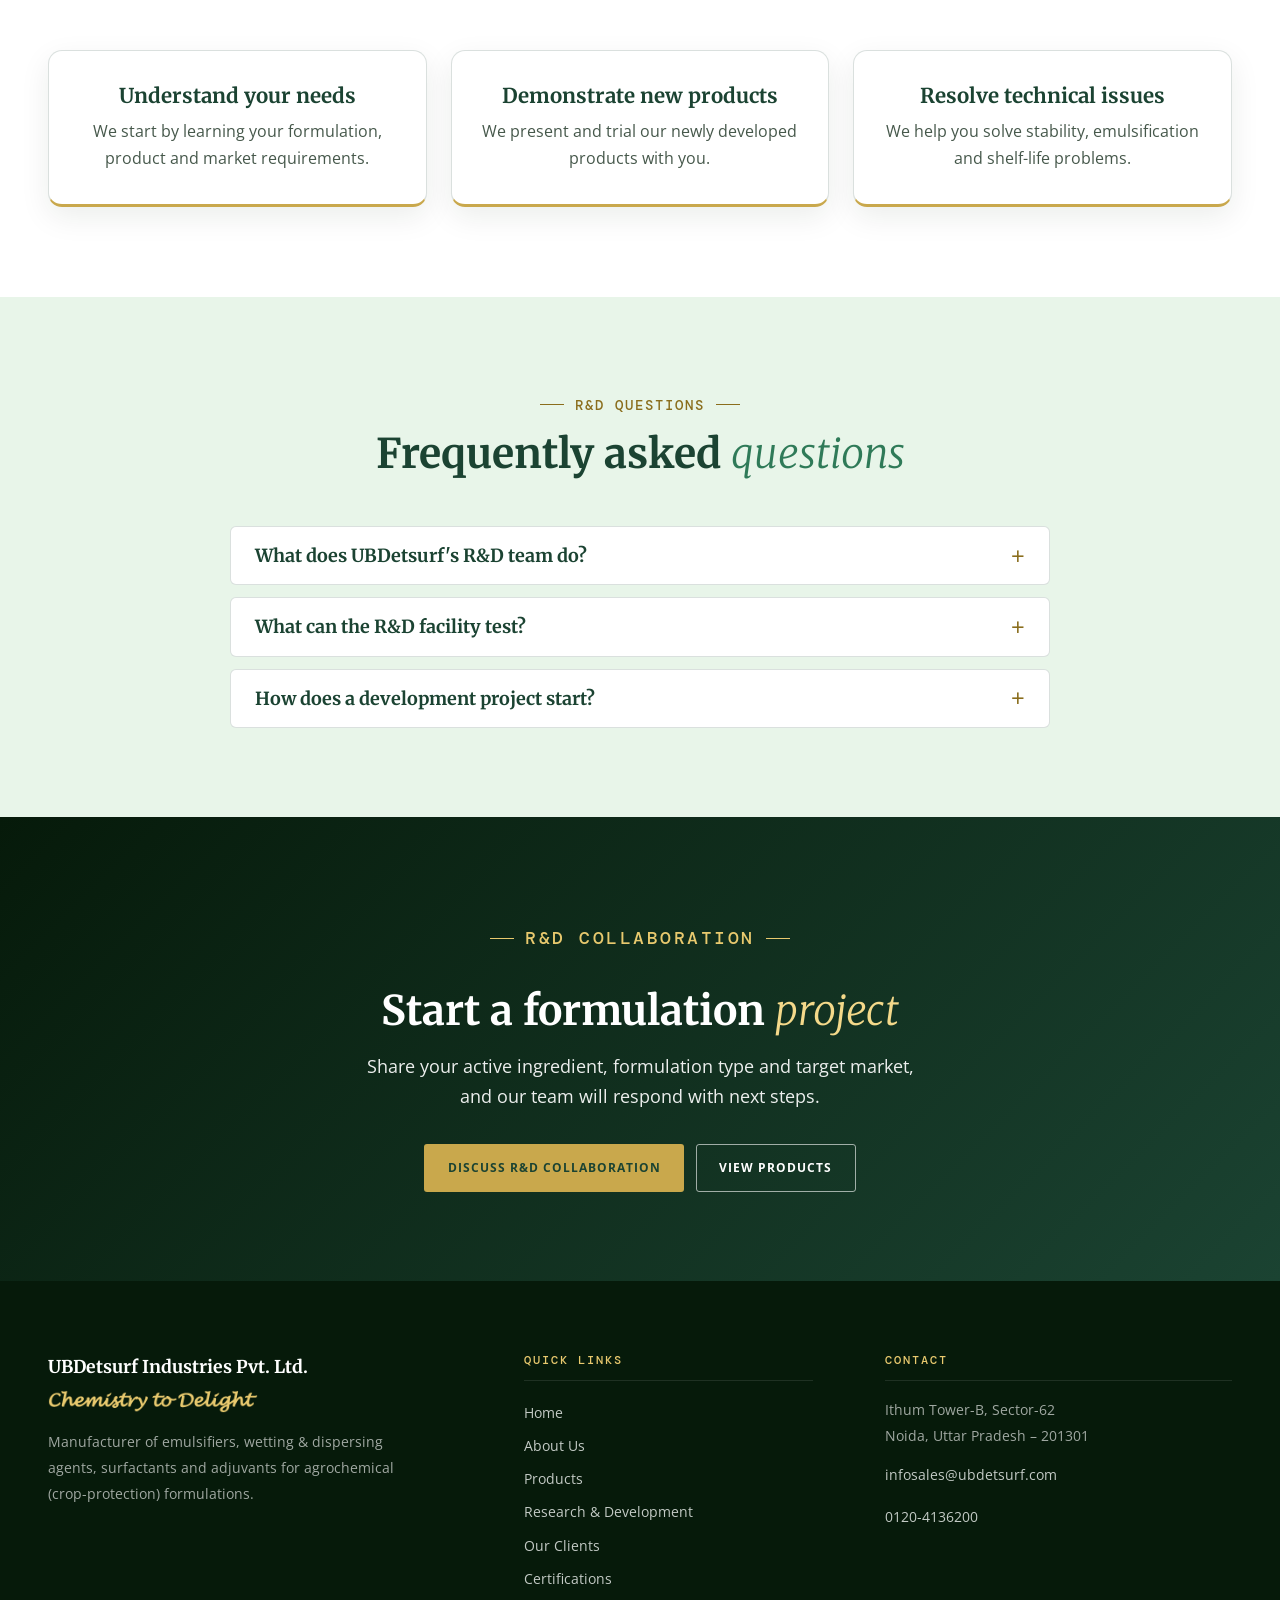
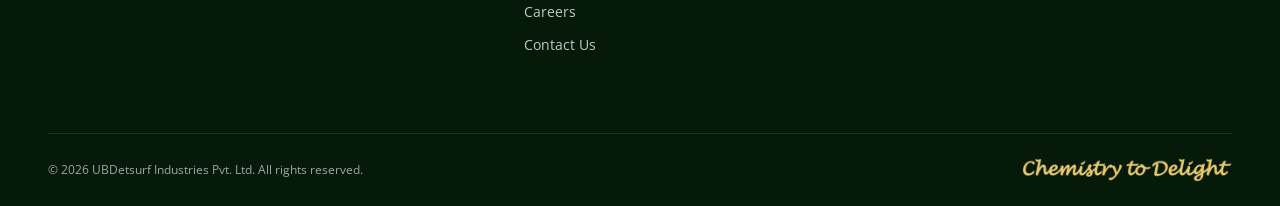
<file: research-development.html>
<!DOCTYPE html>
<html lang="en-IN">
<head>
<meta charset="utf-8">
<meta name="viewport" content="width=device-width, initial-scale=1">
<title>Agrochemical Formulation R&amp;D and Lab Support | UBDetsurf</title>
<meta name="description" content="How UBDetsurf&#x27;s R&amp;D team helps pesticide makers with formulation development, stability testing and scale-up, from client brief to commercial supply.">
<link rel="canonical" href="https://www.ubdetsurf.com/research-development.html">
<meta name="robots" content="index, follow, max-image-preview:large">
<meta name="theme-color" content="#1b4332">
<meta name="author" content="UBDetsurf Industries Pvt. Ltd.">

<link rel="icon" href="favicon.ico" sizes="48x48">
<link rel="icon" type="image/png" sizes="32x32" href="assets/icons/favicon-32x32.png">
<link rel="apple-touch-icon" href="assets/icons/apple-touch-icon.png">

<meta property="og:type" content="website">
<meta property="og:site_name" content="UBDetsurf Industries">
<meta property="og:locale" content="en_IN">
<meta property="og:title" content="Agrochemical Formulation R&amp;D and Lab Support | UBDetsurf">
<meta property="og:description" content="How UBDetsurf&#x27;s R&amp;D team helps pesticide makers with formulation development, stability testing and scale-up, from client brief to commercial supply.">
<meta property="og:url" content="https://www.ubdetsurf.com/research-development.html">
<meta property="og:image" content="https://www.ubdetsurf.com/assets/images/og/og-rnd.jpg">
<meta property="og:image:width" content="1200">
<meta property="og:image:height" content="630">
<meta property="og:image:alt" content="UBDetsurf Industries – research and development for agrochemical formulations">
<meta name="twitter:card" content="summary_large_image">
<meta name="twitter:title" content="Agrochemical Formulation R&amp;D and Lab Support | UBDetsurf">
<meta name="twitter:description" content="How UBDetsurf&#x27;s R&amp;D team helps pesticide makers with formulation development, stability testing and scale-up, from client brief to commercial supply.">
<meta name="twitter:image" content="https://www.ubdetsurf.com/assets/images/og/og-rnd.jpg">
<meta name="twitter:image:alt" content="UBDetsurf Industries – research and development for agrochemical formulations">

<link rel="preload" href="assets/fonts/merriweather-latin-700-normal.woff2" as="font" type="font/woff2" crossorigin>
<link rel="preload" href="assets/fonts/open-sans-latin-wght-normal.woff2" as="font" type="font/woff2" crossorigin>
<link rel="preload" href="assets/fonts/merriweather-latin-300-italic.woff2" as="font" type="font/woff2" crossorigin>
<link rel="preload" href="assets/fonts/dm-mono-latin-500-normal.woff2" as="font" type="font/woff2" crossorigin>
<link rel="stylesheet" href="css/variables.css">
<link rel="stylesheet" href="css/global.css">
<link rel="stylesheet" href="css/components.css">
<link rel="stylesheet" href="css/responsive.css">
<noscript><link rel="stylesheet" href="css/no-js.css"></noscript>

<script type="application/ld+json">
{
  "@context": "https://schema.org",
  "@graph": [
    {
      "@type": "Organization",
      "@id": "https://www.ubdetsurf.com/#organization",
      "name": "UBDetsurf Industries Pvt. Ltd.",
      "alternateName": "UBDetsurf",
      "legalName": "UBDetsurf Industries Private Limited",
      "url": "https://www.ubdetsurf.com/",
      "logo": {
        "@type": "ImageObject",
        "@id": "https://www.ubdetsurf.com/#logo",
        "url": "https://www.ubdetsurf.com/assets/images/ubdetsurf-logo-192.png",
        "contentUrl": "https://www.ubdetsurf.com/assets/images/ubdetsurf-logo-192.png",
        "width": 192,
        "height": 192,
        "caption": "UBDetsurf Industries logo"
      },
      "image": "https://www.ubdetsurf.com/assets/images/ubdetsurf-logo-192.png",
      "slogan": "Chemistry to Delight",
      "description": "UBDetsurf Industries Pvt. Ltd. is a specialty chemical manufacturer in Noida, India, making emulsifiers, surfactants, wetting and dispersing agents and adjuvants for agrochemical (crop-protection) formulations.",
      "address": {
        "@type": "PostalAddress",
        "streetAddress": "Ithum, Tower-B, 1111A, Plot No. A-40, Sector-62",
        "addressLocality": "Noida",
        "addressRegion": "Uttar Pradesh",
        "postalCode": "201301",
        "addressCountry": "IN"
      },
      "telephone": "+91-120-4136200",
      "email": "infosales@ubdetsurf.com",
      "contactPoint": [
        {
          "@type": "ContactPoint",
          "contactType": "sales",
          "telephone": "+91-9999422987",
          "email": "infosales@ubdetsurf.com",
          "areaServed": "IN",
          "name": "Sales team"
        }
      ],
      "areaServed": {
        "@type": "Country",
        "name": "India"
      },
      "knowsAbout": [
        "Agrochemical surfactants",
        "Emulsifiers for pesticide formulations",
        "Wetting and dispersing agents",
        "Agricultural adjuvants and tank-mix additives",
        "Agrochemical formulation development"
      ],
      "award": "Emerging Company of the Year Award – Small Scale, PMFAI-SML Annual Agchem Awards, Dubai, 2026"
    },
    {
      "@type": "WebSite",
      "@id": "https://www.ubdetsurf.com/#website",
      "url": "https://www.ubdetsurf.com/",
      "name": "UBDetsurf Industries",
      "inLanguage": "en-IN",
      "publisher": {
        "@id": "https://www.ubdetsurf.com/#organization"
      }
    },
    {
      "@type": "WebPage",
      "@id": "https://www.ubdetsurf.com/research-development.html#webpage",
      "url": "https://www.ubdetsurf.com/research-development.html",
      "name": "Agrochemical Formulation R&D and Lab Support | UBDetsurf",
      "description": "How UBDetsurf's R&D team helps pesticide makers with formulation development, stability testing and scale-up, from client brief to commercial supply.",
      "inLanguage": "en-IN",
      "isPartOf": {
        "@id": "https://www.ubdetsurf.com/#website"
      },
      "about": {
        "@id": "https://www.ubdetsurf.com/#organization"
      },
      "breadcrumb": {
        "@id": "https://www.ubdetsurf.com/research-development.html#breadcrumb"
      },
      "primaryImageOfPage": {
        "@type": "ImageObject",
        "url": "https://www.ubdetsurf.com/assets/images/og/og-rnd.jpg",
        "width": 1200,
        "height": 630
      }
    },
    {
      "@type": "BreadcrumbList",
      "@id": "https://www.ubdetsurf.com/research-development.html#breadcrumb",
      "itemListElement": [
        {
          "@type": "ListItem",
          "position": 1,
          "name": "Home",
          "item": "https://www.ubdetsurf.com/"
        },
        {
          "@type": "ListItem",
          "position": 2,
          "name": "Research & Development",
          "item": "https://www.ubdetsurf.com/research-development.html"
        }
      ]
    },
    {
      "@type": "FAQPage",
      "@id": "https://www.ubdetsurf.com/research-development.html#faq",
      "mainEntity": [
        {
          "@type": "Question",
          "name": "What does UBDetsurf's R&D team do?",
          "acceptedAnswer": {
            "@type": "Answer",
            "text": "The team develops surfactants, emulsifiers, adjuvants, dispersing agents and wetting agents to match customer requirements, and helps pesticide manufacturers with formulation development, shelf life and formulation efficiency."
          }
        },
        {
          "@type": "Question",
          "name": "What can the R&D facility test?",
          "acceptedAnswer": {
            "@type": "Answer",
            "text": "The facility is described as equipped for formulation preparation, physical and chemical characterisation, particle-size analysis, wet milling of solid pesticides and stability testing at different temperatures. It also lists granular, WDG and encapsulation facilities."
          }
        },
        {
          "@type": "Question",
          "name": "How does a development project start?",
          "acceptedAnswer": {
            "@type": "Answer",
            "text": "It starts with a brief covering the active ingredient, target crop, application method, regulatory market and performance requirements. Send it through the enquiry form or email infosales@ubdetsurf.com."
          }
        }
      ]
    }
  ]
}
</script>
</head>
<body>
<a class="skip-link" href="#main">Skip to main content</a>
<header class="site-header">
  <div class="site-header__brand container">
    <a class="logo" href="index.html">
      <img class="logo__mark" src="assets/images/ubdetsurf-logo-96.webp"
           srcset="assets/images/ubdetsurf-logo-96.webp 96w, assets/images/ubdetsurf-logo-192.webp 192w"
           sizes="68px" width="68" height="68" alt="" decoding="async">
      <span class="logo__text">
        <span class="logo__name"><b>UBDetsurf</b> Industries Pvt. Ltd.</span>
        <span class="logo__tag"><img src="assets/images/tagline-gold.png" width="960" height="108" alt="Chemistry to Delight" decoding="async"></span>
      </span>
    </a>
    <a class="btn btn--green header-cta" href="contact-us.html#enquiry">Enquire now</a>
    <button class="nav-toggle" type="button" aria-expanded="false" aria-controls="site-nav">
      <span class="nav-toggle__bars" aria-hidden="true"></span>
      <span class="visually-hidden">Menu</span>
    </button>
  </div>
  <nav class="site-nav" id="site-nav" aria-label="Primary">
    <ul class="site-nav__list container">
        <li><a href="index.html">Home</a></li>
        <li><a href="about-us.html">About Us</a></li>
        <li><a href="products.html">Products</a></li>
        <li><a href="research-development.html" aria-current="page">R&amp;D</a></li>
        <li><a href="clients.html">Our Clients</a></li>
        <li><a href="iso-certifications.html">Certifications</a></li>
        <li><a href="careers.html">Careers</a></li>
        <li><a href="contact-us.html">Contact Us</a></li>
    </ul>
  </nav>
</header>
<main id="main">
<section class="page-hero page-hero--rnd">
  <div class="container">
    <nav class="breadcrumb" aria-label="Breadcrumb">
      <ol>
        <li><a href="index.html">Home</a></li>
        <li><span aria-current="page">R&amp;D</span></li>
      </ol>
    </nav>
    <p class="eyebrow">Research &amp; development</p>
    <h1>Innovation at the <em>molecular level</em></h1>
    <p class="page-hero__lead">Our R&amp;D team develops surfactant, emulsifier and adjuvant solutions with pesticide manufacturers, from the first brief through stability testing to commercial supply.</p>
  </div>
</section>

<section class="section section--white" aria-labelledby="phil-title">
  <div class="container split split--wide-copy">
    <div class="split__copy prose" data-reveal>
      <p class="eyebrow">Our R&amp;D philosophy</p>
      <h2 id="phil-title">Science that solves <em>real formulation challenges</em></h2>
      <p>UBDetsurf&rsquo;s R&amp;D professionals are committed to developing and delivering quality products to the pesticide industry in order to become a market leader.</p>
      <p>The team is dedicated to tackling challenges and delivering solutions through technical expertise, practical experience and a focused approach.</p>
      <p>See the <a href="products.html">product range and molecule recommendations</a> that this work supports.</p>
    </div>
    <figure class="frame" data-reveal>
      <picture><source type="image/avif" srcset="assets/images/quality-testing-laboratory-400.avif 400w, assets/images/quality-testing-laboratory-763.avif 763w" sizes="(min-width: 900px) 40vw, 100vw"><source type="image/webp" srcset="assets/images/quality-testing-laboratory-400.webp 400w, assets/images/quality-testing-laboratory-763.webp 763w" sizes="(min-width: 900px) 40vw, 100vw"><img src="assets/images/quality-testing-laboratory-763.webp" width="763" height="506" alt="Gloved hands holding laboratory test tubes during quality testing at UBDetsurf" loading="lazy" decoding="async"></picture>
      <figcaption>Quality testing in the UBDetsurf laboratory.</figcaption>
    </figure>
  </div>
</section>

<section class="section section--dark band" aria-labelledby="innovation-title">
  <div class="container band__grid" data-reveal>
    <div><p class="eyebrow">Innovation at the core</p><h2 id="innovation-title">Formulation science with a <em>customer-first approach</em></h2></div>
    <p class="lead">UBDetsurf develops specialty emulsifier blends and customised solutions for pesticide formulations, with a focus on helping agriculture and industrial clients achieve stronger performance and efficiency at an optimised cost.</p>
  </div>
</section>

<section class="section section--tint" aria-labelledby="deliver-title">
  <div class="container">
    <div class="section-head" data-reveal>
      <p class="eyebrow">Our objectives</p>
      <h2 id="deliver-title">What our R&amp;D <em>delivers</em></h2>
      <p class="lead">Three commitments that guide how the research team works for pesticide manufacturers.</p>
    </div>
    <div class="card-grid card-grid--3 numbered">
      <article class="card" data-reveal><h3>Developing tailored solutions</h3><p>We develop surfactants, emulsifiers, adjuvants, dispersing agents and wetting agents to meet customer requirements, with consistent performance, cost efficiency, technical assistance and reliable quality.</p></article>
      <article class="card" data-reveal><h3>Providing technical expertise</h3><p>Our qualified team helps pesticide manufacturers address challenges in formulation development, improved shelf life, formulation efficiency and emerging industry requirements.</p></article>
      <article class="card" data-reveal><h3>Leveraging advanced R&amp;D capabilities</h3><p>Our facilities are equipped with modern instruments and equipment for formulation development, characterisation, performance studies and stability testing.</p></article>
    </div>
  </div>
</section>

<section class="section section--white journey-section" id="process" aria-labelledby="process-title">
  <div class="container">
    <div class="section-head" data-reveal>
      <p class="eyebrow">Development process</p>
      <h2 id="process-title">From concept to <em>commercial scale</em></h2>
    </div>
    <ol class="journey">
      <li class="journey__item" data-reveal="left"><p class="journey__when">Step 1</p><h3>Client brief &amp; requirements analysis</h3><p>We begin by understanding your active ingredient, target crop, application method, regulatory market and performance requirements.</p></li><li class="journey__item" data-reveal="right"><p class="journey__when">Step 2</p><h3>Formulation screening &amp; design</h3><p>Our scientists design and screen candidate formulations, evaluating surfactant systems, co-solvents and stabilisers for compatibility and performance.</p></li><li class="journey__item" data-reveal="left"><p class="journey__when">Step 3</p><h3>Laboratory testing &amp; optimisation</h3><p>Short-listed surfactant systems undergo studies with pesticide formulations, including performance, stability and physicochemical studies.</p></li><li class="journey__item" data-reveal="right"><p class="journey__when">Step 4</p><h3>Pilot scale-up &amp; validation</h3><p>The optimised formulation is manufactured at pilot scale to validate process parameters and confirm quality specifications.</p></li><li class="journey__item" data-reveal="left"><p class="journey__when">Step 5</p><h3>Commercial manufacturing &amp; supply</h3><p>After successful validation, production transfers to commercial scale with QA protocols, ready for market launch and ongoing supply.</p></li>
    </ol>
  </div>
</section>

<section class="section section--tint" id="lab" aria-labelledby="lab-title">
  <div class="container">
    <div class="section-head" data-reveal>
      <p class="eyebrow">Inside our lab</p>
      <h2 id="lab-title">Instruments for every stage <em>of formulation</em></h2>
      <p class="lead">From the first sample to long-term stability, the R&amp;D facility supports a wide range of applications.</p>
    </div>
    <ul class="labgrid">
      <li class="card" data-reveal style="--reveal-delay:0.0s"><span class="card__num">01</span><h3>Formulation preparation</h3><p>Developing and preparing trial formulations.</p></li><li class="card" data-reveal style="--reveal-delay:0.1s"><span class="card__num">02</span><h3>Physical &amp; chemical characterisation</h3><p>Analysing the properties of every formulation.</p></li><li class="card" data-reveal style="--reveal-delay:0.2s"><span class="card__num">03</span><h3>Particle-size analysis</h3><p>Measuring particle-size distribution.</p></li><li class="card" data-reveal style="--reveal-delay:0.3s"><span class="card__num">04</span><h3>Wet milling of solid pesticides</h3><p>Milling solid actives for suspension formulations.</p></li><li class="card" data-reveal style="--reveal-delay:0.0s"><span class="card__num">05</span><h3>Stability testing</h3><p>Testing performance at different temperatures.</p></li><li class="card" data-reveal style="--reveal-delay:0.1s"><span class="card__num">06</span><h3>Granular facility</h3><p>Developing granular formulations.</p></li><li class="card" data-reveal style="--reveal-delay:0.2s"><span class="card__num">07</span><h3>WDG facility</h3><p>Developing water-dispersible granules.</p></li><li class="card" data-reveal style="--reveal-delay:0.3s"><span class="card__num">08</span><h3>Encapsulation facility</h3><p>Developing encapsulated formulations.</p></li>
    </ul>
  </div>
</section>

<section class="section section--white" aria-labelledby="partner-title">
  <div class="container">
    <div class="section-head" data-reveal>
      <p class="eyebrow">Customer partnership</p>
      <h2 id="partner-title">We work closely <em>with you</em></h2>
      <p class="lead">Our team works hand in hand with pesticide customers at every step.</p>
    </div>
    <div class="partners" data-reveal>
      <div><h3>Understand your needs</h3><p>We start by learning your formulation, product and market requirements.</p></div>
      <div><h3>Demonstrate new products</h3><p>We present and trial our newly developed products with you.</p></div>
      <div><h3>Resolve technical issues</h3><p>We help you solve stability, emulsification and shelf-life problems.</p></div>
    </div>
  </div>
</section>

<section class="section section--tint" aria-labelledby="faq-title">
  <div class="container--narrow">
    <div class="section-head" data-reveal>
      <p class="eyebrow">R&amp;D questions</p>
      <h2 id="faq-title">Frequently asked <em>questions</em></h2>
    </div>
    <div class="faq">
<details><summary>What does UBDetsurf&#x27;s R&amp;D team do?</summary><div class="faq__answer"><p>The team develops surfactants, emulsifiers, adjuvants, dispersing agents and wetting agents to match customer requirements, and helps pesticide manufacturers with formulation development, shelf life and formulation efficiency.</p></div></details>
<details><summary>What can the R&amp;D facility test?</summary><div class="faq__answer"><p>The facility is described as equipped for formulation preparation, physical and chemical characterisation, particle-size analysis, wet milling of solid pesticides and stability testing at different temperatures. It also lists granular, WDG and encapsulation facilities.</p></div></details>
<details><summary>How does a development project start?</summary><div class="faq__answer"><p>It starts with a brief covering the active ingredient, target crop, application method, regulatory market and performance requirements. Send it through the <a href="contact-us.html?interest=R%26D%20Collaboration#enquiry">enquiry form</a> or email <a href="mailto:infosales@ubdetsurf.com">infosales@ubdetsurf.com</a>.</p></div></details>
</div>
  </div>
</section>

<section class="cta-band" data-reveal>
  <div class="container">
    <p class="eyebrow">R&amp;D collaboration</p>
    <h2>Start a formulation <em>project</em></h2>
    <p>Share your active ingredient, formulation type and target market, and our team will respond with next steps.</p>
    <div class="btn-row btn-row--center">
      <a class="btn btn--gold" href="contact-us.html?interest=R%26D%20Collaboration#enquiry">Discuss R&amp;D collaboration</a>
      <a class="btn btn--outline-light" href="products.html">View products</a>
    </div>
  </div>
</section>
</main>
<footer class="site-footer">
  <div class="container">
    <div class="site-footer__grid">
      <div>
        <p class="site-footer__name"><b>UBDetsurf</b> Industries Pvt. Ltd.</p>
        <p class="site-footer__tag"><img src="assets/images/tagline-light-gold.png" width="960" height="108" alt="Chemistry to Delight" decoding="async"></p>
        <p class="site-footer__about">Manufacturer of emulsifiers, wetting &amp; dispersing agents, surfactants and adjuvants for agrochemical (crop-protection) formulations.</p>
      </div>
      <nav aria-label="Footer">
        <h2>Quick links</h2>
        <ul class="site-footer__links">
        <li><a href="index.html">Home</a></li>
        <li><a href="about-us.html">About Us</a></li>
        <li><a href="products.html">Products</a></li>
        <li><a href="research-development.html">Research &amp; Development</a></li>
        <li><a href="clients.html">Our Clients</a></li>
        <li><a href="iso-certifications.html">Certifications</a></li>
        <li><a href="careers.html">Careers</a></li>
        <li><a href="contact-us.html">Contact Us</a></li>
        </ul>
      </nav>
      <div>
        <h2>Contact</h2>
        <address>
          <p>Ithum Tower-B, Sector-62<br>Noida, Uttar Pradesh – 201301</p>
          <p><a href="mailto:infosales@ubdetsurf.com">infosales@ubdetsurf.com</a></p>
          <p><a href="tel:+911204136200">0120-4136200</a></p>
        </address>
      </div>
    </div>
    <div class="site-footer__bottom">
      <span>&copy; 2026 UBDetsurf Industries Pvt. Ltd. All rights reserved.</span>
      <span class="site-footer__script"><img src="assets/images/tagline-light-gold.png" width="960" height="108" alt="Chemistry to Delight" decoding="async"></span>
    </div>
  </div>
</footer>
<script src="js/main.js" defer></script>
</body>
</html>
</file>
<file: css/variables.css>
/* ==========================================================================
   UBDetsurf Industries — design tokens
   Single source of truth for colour, type, spacing. Change a value here and
   it updates on every page. Values are carried over from the original Wix
   site (forest green + gold, Merriweather / Open Sans / DM Mono).
   ========================================================================== */

/* Self-hosted fonts (Latin subset, SIL Open Font License). font-display: swap
   keeps text visible while fonts load. */
@font-face {
  font-family: "Merriweather";
  src: url("../assets/fonts/merriweather-latin-700-normal.woff2") format("woff2");
  font-weight: 700;
  font-style: normal;
  font-display: swap;
}
@font-face {
  font-family: "Merriweather";
  src: url("../assets/fonts/merriweather-latin-300-italic.woff2") format("woff2");
  font-weight: 300;
  font-style: italic;
  font-display: swap;
}
/* Open Sans is a variable font: one file covers weights 300–800. */
@font-face {
  font-family: "Open Sans";
  src: url("../assets/fonts/open-sans-latin-wght-normal.woff2") format("woff2");
  font-weight: 300 800;
  font-style: normal;
  font-display: swap;
}
@font-face {
  font-family: "DM Mono";
  src: url("../assets/fonts/dm-mono-latin-500-normal.woff2") format("woff2");
  font-weight: 500;
  font-style: normal;
  font-display: swap;
}

:root {
  /* --- Brand greens (from the original site) --- */
  --green-900: #061a0a;
  --green-800: #0e2d14;
  --green-700: #1b4332;
  --green-600: #2d6a4f;
  --green-500: #40916c;
  --green-400: #52b788;
  /* Darker variant of green-500 that passes 4.5:1 on white for italic accents. */
  --green-accent: #2f7a58;

  /* --- Gold accents --- */
  --gold-500: #c9a84c;   /* decorative + buttons + use on DARK backgrounds */
  --gold-300: #e8c96e;
  --gold-200: #f4d98a;
  /* The original gold fails contrast on light backgrounds (2.3:1).
     Use this darker gold for small text on white / off-white (4.9:1). */
  --gold-text: #8a6d1c;

  /* --- Logo navy (used sparingly: focus ring on dark areas, theme colour) --- */
  --brand-navy: #33449c;

  /* --- Neutrals / surfaces --- */
  --white: #ffffff;
  --surface: #f4fbf4;      /* page background */
  --surface-alt: #e8f5e9;  /* tinted sections, table headers */
  --text: #0d2112;
  --text-muted: #46584b;   /* 7:1 on --surface */
  --line: rgba(27, 67, 50, 0.16);
  --line-strong: rgba(27, 67, 50, 0.32);

  /* Text on dark green */
  --on-dark: #ffffff;
  --on-dark-muted: #cad1cb;   /* 9.6:1 on green-800 */

  /* --- Typography --- */
  --font-serif: "Merriweather", Georgia, "Times New Roman", serif;
  --font-sans: "Open Sans", system-ui, -apple-system, "Segoe UI", Roboto, Arial, sans-serif;
  --font-mono: "DM Mono", ui-monospace, "SFMono-Regular", Menlo, Consolas, monospace;

  /* Fluid type scale */
  --fs-xs: 0.78rem;
  --fs-sm: 0.9rem;
  --fs-base: 1rem;
  --fs-md: 1.125rem;
  --fs-h4: 1.1rem;
  --fs-h3: clamp(1.15rem, 1.6vw, 1.4rem);
  --fs-h2: clamp(1.65rem, 3.2vw, 2.7rem);
  --fs-h1: clamp(2rem, 5vw, 3.9rem);
  --fs-hero: clamp(2.1rem, 5.2vw, 4rem);

  /* --- Spacing (4px base) --- */
  --space-1: 0.25rem;
  --space-2: 0.5rem;
  --space-3: 0.75rem;
  --space-4: 1rem;
  --space-5: 1.5rem;
  --space-6: 2rem;
  --space-7: 3rem;
  --space-8: 4.5rem;
  --section-y: clamp(3.25rem, 7vw, 6rem);
  --gutter: clamp(1.25rem, 4vw, 3rem);
  --container: 1240px;
  --container-narrow: 820px;

  /* --- Shape, depth, motion --- */
  --radius: 3px;        /* the original uses small, sharp radii */
  --radius-lg: 6px;
  --shadow-1: 0 10px 30px rgba(13, 33, 18, 0.08);
  --shadow-2: 0 18px 50px rgba(13, 33, 18, 0.14);
  --ease: cubic-bezier(0.2, 0.7, 0.2, 1);
  --dur: 0.25s;

  /* Header geometry (used by the sticky-header offset in global.css) */
  --brand-row-h: 88px;
  --nav-row-h: 52px;
}
</file>
<file: css/global.css>
/* ==========================================================================
   Global: reset, base typography, layout primitives, header, footer.
   Mobile-first: these are the small-screen styles. Larger-screen refinements
   live in responsive.css, which loads last.
   ========================================================================== */

*,
*::before,
*::after {
  box-sizing: border-box;
}

html {
  -webkit-text-size-adjust: 100%;
  text-size-adjust: 100%;
  scroll-behavior: smooth;
  /* Anchor jumps should not hide headings under the sticky header. */
  scroll-padding-top: calc(var(--nav-row-h) + 1rem);
}

body {
  margin: 0;
  min-width: 320px;
  font-family: var(--font-sans);
  font-size: var(--fs-base);
  line-height: 1.7;
  color: var(--text);
  background: var(--surface);
  overflow-x: hidden;
  -webkit-font-smoothing: antialiased;
}

h1, h2, h3, h4, h5, p, ul, ol, dl, dd, figure, blockquote {
  margin: 0;
}

ul, ol {
  padding: 0;
  list-style: none;
}

img, picture, svg {
  display: block;
  max-width: 100%;
  height: auto;
}

a {
  color: inherit;
  text-decoration: none;
}

button, input, select, textarea {
  font: inherit;
  color: inherit;
}

table {
  border-collapse: collapse;
  width: 100%;
}

/* ---- Accessibility helpers ---- */
.visually-hidden {
  position: absolute !important;
  width: 1px;
  height: 1px;
  margin: -1px;
  padding: 0;
  overflow: hidden;
  clip: rect(0 0 0 0);
  white-space: nowrap;
  border: 0;
}

.skip-link {
  position: absolute;
  left: var(--space-4);
  top: -4rem;
  z-index: 1000;
  padding: var(--space-3) var(--space-4);
  background: var(--green-700);
  color: var(--white);
  font-weight: 700;
  border-radius: var(--radius);
}
.skip-link:focus {
  top: var(--space-3);
}

/* Visible keyboard focus everywhere. Light ring on dark areas is set below. */
:focus-visible {
  outline: 3px solid var(--green-600);
  outline-offset: 3px;
  border-radius: 2px;
}
.on-dark :focus-visible,
.site-footer :focus-visible,
.hero :focus-visible,
.page-hero :focus-visible,
.cta-band :focus-visible {
  outline-color: var(--gold-300);
}

/* ---- Layout primitives ---- */
.container {
  width: min(var(--container), 100% - 2 * var(--gutter));
  margin-inline: auto;
}
.container--narrow {
  width: min(var(--container-narrow), 100% - 2 * var(--gutter));
  margin-inline: auto;
}

.section {
  padding-block: var(--section-y);
}
.section--white { background: var(--white); }
.section--tint { background: var(--surface-alt); }
.section--dark {
  background: linear-gradient(135deg, var(--green-900), var(--green-700));
  color: var(--on-dark);
}

/* A section heading block: eyebrow + h2 + optional lead. */
.section-head {
  max-width: 760px;
  margin: 0 auto var(--space-7);
  text-align: center;
}
.section-head--left {
  margin-inline: 0;
  text-align: left;
}

/* ---- Headings ---- */
h1, h2, h3, h4 {
  font-family: var(--font-serif);
  line-height: 1.2;
  color: var(--green-700);
}
h2 {
  font-size: var(--fs-h2);
  font-weight: 700;
}
h3 {
  font-size: var(--fs-h3);
  font-weight: 700;
  line-height: 1.3;
}
h4 {
  font-size: var(--fs-h4);
  font-weight: 700;
  line-height: 1.35;
}
/* Emphasised phrase inside a heading: the brand's italic accent. */
h1 em, h2 em, h3 em {
  font-style: italic;
  font-weight: 300;
}
h2 em { color: var(--green-accent); }

.on-dark h2, .section--dark h2,
.on-dark h3, .section--dark h3,
.on-dark h4, .section--dark h4 {
  color: var(--white);
}
.on-dark h2 em, .section--dark h2 em { color: var(--gold-200); }

.lead {
  max-width: 62ch;
  font-size: var(--fs-md);
  line-height: 1.8;
  color: var(--text-muted);
}
.section-head .lead { margin: var(--space-4) auto 0; }
.section-head--left .lead { margin-left: 0; }
.on-dark .lead, .section--dark .lead { color: var(--on-dark-muted); }

/* Section label — mono, tracked, flanked by short rules (original style). */
.eyebrow {
  display: inline-flex;
  align-items: center;
  gap: 0.7rem;
  margin-bottom: var(--space-3);
  font-family: var(--font-mono);
  font-size: var(--fs-sm);
  font-weight: 500;
  letter-spacing: 0.14em;
  text-transform: uppercase;
  color: var(--gold-text);
}
.eyebrow::before,
.eyebrow::after {
  content: "";
  width: 1.5rem;
  height: 1px;
  background: currentColor;
}
.section-head--left .eyebrow::before { display: none; }
.on-dark .eyebrow, .section--dark .eyebrow, .hero .eyebrow, .page-hero .eyebrow, .cta-band .eyebrow {
  color: var(--gold-300);
}

/* Prose blocks keep a readable line length. */
.prose > * + * { margin-top: var(--space-4); }
.prose p { max-width: 68ch; }
.prose a, .text-link {
  color: var(--green-600);
  text-decoration: underline;
  text-underline-offset: 3px;
  text-decoration-thickness: 1px;
}
.prose a:hover, .text-link:hover { color: var(--green-700); text-decoration-thickness: 2px; }
.on-dark .text-link, .section--dark .text-link, .cta-band .text-link { color: var(--gold-200); }

/* ==========================================================================
   Header
   Two rows on desktop (brand + nav), one compact row on mobile.
   On desktop only the nav row stays pinned while scrolling (the brand row
   slides away), via a negative sticky offset — no JavaScript involved.
   ========================================================================== */
.site-header {
  position: sticky;
  top: 0;
  z-index: 500;
  background: var(--white);
  border-bottom: 1px solid var(--line);
  box-shadow: 0 2px 16px rgba(13, 33, 18, 0.05);
}

.site-header__brand {
  display: flex;
  align-items: center;
  justify-content: space-between;
  gap: var(--space-4);
  min-height: 68px;
}

.logo {
  display: flex;
  align-items: center;
  gap: 0.8rem;
  min-width: 0;
}
.logo__mark {
  width: 48px;
  height: 48px;
  flex: none;
  object-fit: contain;
}
.logo__text {
  display: flex;
  flex-direction: column;
  min-width: 0;
}
.logo__name {
  font-family: var(--font-serif);
  font-size: 1rem;
  font-weight: 700;
  line-height: 1.2;
  color: var(--green-700);
}
.logo__name b { font-weight: 900; }
/* The tagline is artwork cut from the company logo, so its lettering is the
   same on every device. */
.logo__tag { display: block; margin-top: 0.2rem; }
.logo__tag img { width: 100%; max-width: 140px; height: auto; }

.header-cta { display: none; }

/* Mobile menu button (hidden on desktop and when JS is off — see no-js.css) */
.nav-toggle {
  display: inline-flex;
  align-items: center;
  justify-content: center;
  width: 46px;
  height: 46px;
  flex: none;
  padding: 0;
  background: var(--white);
  border: 1px solid var(--line-strong);
  border-radius: var(--radius);
  cursor: pointer;
}
.nav-toggle__bars,
.nav-toggle__bars::before,
.nav-toggle__bars::after {
  display: block;
  width: 20px;
  height: 2px;
  background: var(--green-700);
  transition: transform var(--dur) var(--ease), opacity var(--dur);
}
.nav-toggle__bars { position: relative; }
.nav-toggle__bars::before,
.nav-toggle__bars::after {
  content: "";
  position: absolute;
  left: 0;
}
.nav-toggle__bars::before { top: -6px; }
.nav-toggle__bars::after { top: 6px; }
.nav-toggle[aria-expanded="true"] .nav-toggle__bars { background: transparent; }
.nav-toggle[aria-expanded="true"] .nav-toggle__bars::before { transform: translateY(6px) rotate(45deg); }
.nav-toggle[aria-expanded="true"] .nav-toggle__bars::after { transform: translateY(-6px) rotate(-45deg); }

.site-nav {
  display: none;
  border-top: 1px solid var(--line);
  background: var(--white);
}
.site-nav.is-open { display: block; }

.site-nav__list {
  display: flex;
  flex-direction: column;
  padding-block: var(--space-2);
}
.site-nav a {
  display: flex;
  align-items: center;
  min-height: 48px;
  padding: 0 var(--space-3);
  font-size: 0.85rem;
  font-weight: 700;
  letter-spacing: 0.06em;
  text-transform: uppercase;
  color: var(--green-700);
  border-left: 3px solid transparent;
  transition: color var(--dur), background var(--dur), border-color var(--dur);
}
.site-nav a:hover,
.site-nav a[aria-current="page"] {
  color: var(--green-600);
  background: rgba(232, 245, 233, 0.6);
  border-left-color: var(--gold-500);
}

/* Announcement strip under the header (home page) */
.brand-message {
  padding: 0.75rem var(--gutter);
  text-align: center;
  background: var(--green-700);
  color: var(--white);
  font-size: var(--fs-sm);
}
.brand-message strong { font-family: var(--font-serif); font-weight: 700; }
.brand-message em {
  font-style: italic;
  font-weight: 300;
  color: var(--gold-200);
}

/* ==========================================================================
   Footer
   ========================================================================== */
.site-footer {
  background: var(--green-900);
  color: #a0a8a2;
  padding-top: var(--space-8);
  font-size: var(--fs-sm);
}
.site-footer__grid {
  display: grid;
  gap: var(--space-7);
}
.site-footer__name {
  font-family: var(--font-serif);
  font-size: 1.1rem;
  font-weight: 700;
  color: var(--white);
}
.site-footer__name b { font-weight: 900; }
.site-footer__tag { margin-top: 0.4rem; }
.site-footer__tag img, .site-footer__script img { width: 210px; max-width: 100%; height: auto; }
.site-footer__about {
  margin-top: var(--space-4);
  max-width: 44ch;
  line-height: 1.8;
}
.site-footer h2 {
  margin-bottom: var(--space-4);
  padding-bottom: var(--space-3);
  border-bottom: 1px solid rgba(255, 255, 255, 0.1);
  font-family: var(--font-mono);
  font-size: 0.78rem;
  font-weight: 500;
  letter-spacing: 0.16em;
  text-transform: uppercase;
  color: var(--gold-300);
}
.site-footer__links li + li { margin-top: 0.15rem; }
.site-footer a {
  display: inline-block;
  padding-block: 0.2rem;
  color: #c3cac5;
  transition: color var(--dur);
}
.site-footer a:hover { color: var(--gold-200); }
.site-footer address { font-style: normal; line-height: 1.8; }
.site-footer address > * + * { margin-top: 0.6rem; }
.site-footer__bottom {
  display: flex;
  flex-direction: column;
  gap: var(--space-3);
  margin-top: var(--space-8);
  padding-block: var(--space-5);
  border-top: 1px solid rgba(255, 255, 255, 0.1);
  font-size: var(--fs-xs);
}

/* ---- Motion preferences ---- */
@media (prefers-reduced-motion: reduce) {
  html { scroll-behavior: auto; }
  *, *::before, *::after {
    animation-duration: 0.01ms !important;
    animation-iteration-count: 1 !important;
    transition-duration: 0.01ms !important;
  }
}
</file>
<file: css/components.css>
/* ==========================================================================
   Components. Each block is self-contained and reused across pages.
   ========================================================================== */

/* ---- Buttons ----------------------------------------------------------- */
.btn {
  display: inline-flex;
  align-items: center;
  justify-content: center;
  gap: 0.5rem;
  min-height: 48px;
  padding: 0.75rem 1.4rem;
  border: 1px solid transparent;
  border-radius: var(--radius);
  font-size: 0.78rem;
  font-weight: 700;
  letter-spacing: 0.08em;
  line-height: 1.25;
  text-align: center;
  text-transform: uppercase;
  cursor: pointer;
  transition: background var(--dur), color var(--dur), border-color var(--dur), transform var(--dur) var(--ease);
}
.btn:hover { transform: translateY(-2px); }
.btn:active { transform: none; }

/* Primary on dark backgrounds */
.btn--gold { background: var(--gold-500); color: var(--green-700); }
.btn--gold:hover { background: var(--gold-300); }
/* Primary on light backgrounds */
.btn--green { background: var(--green-600); color: var(--white); }
.btn--green:hover { background: var(--green-700); }
/* Secondary */
.btn--outline { background: var(--white); color: var(--green-700); border-color: var(--line-strong); }
.btn--outline:hover { background: var(--surface-alt); border-color: var(--green-600); }
.btn--outline-light { background: transparent; color: var(--white); border-color: rgba(255, 255, 255, 0.6); }
.btn--outline-light:hover { background: rgba(255, 255, 255, 0.12); border-color: var(--white); }

.btn-row { display: flex; flex-wrap: wrap; gap: var(--space-3); }
.btn-row--center { justify-content: center; }

/* Plain text link with a trailing arrow glyph */
.link-arrow {
  display: inline-flex;
  align-items: center;
  gap: 0.4rem;
  font-size: var(--fs-sm);
  font-weight: 700;
  color: var(--green-600);
  text-decoration: underline;
  text-underline-offset: 4px;
  text-decoration-thickness: 1px;
}
.link-arrow::after { content: "\2192"; transition: transform var(--dur) var(--ease); }
.link-arrow:hover { color: var(--green-700); text-decoration-thickness: 2px; }
.link-arrow:hover::after { transform: translateX(3px); }

/* ---- Home hero --------------------------------------------------------- */
.hero {
  position: relative;
  isolation: isolate;
  display: flex;
  align-items: center;
  min-height: 520px;
  overflow: hidden;
  background: var(--green-800);
  color: var(--white);
}
.hero__media,
.hero__media img {
  position: absolute;
  inset: 0;
  width: 100%;
  height: 100%;
  object-fit: cover;
}
.hero__media { z-index: -2; }
/* Home slideshow. The first photo shows without JavaScript. */
.hero.hero--slides { min-height: 600px; }
.hero-slide { position: absolute; inset: 0; opacity: 0; transition: opacity 1.2s ease; }
.hero-slide.is-active { opacity: 1; }
.hero--slides .hero__inner { padding-bottom: 5rem; }
.hero.hero--slides h1 { max-width: 1100px; font-size: clamp(2rem, 3.7vw, 3.25rem); line-height: 1.25; }
.hero.hero--slides h1 em { display: block; }
.hero--slides .hero__lead { max-width: 760px; font-size: 1.05rem; }
.hero-dots { position: absolute; right: 0; bottom: 1.25rem; left: 0; display: flex; justify-content: center; gap: 0.5rem; }
.hero-dots[hidden] { display: none; }
.hero-dot { width: 34px; height: 24px; border: 0; background: linear-gradient(rgba(255, 255, 255, 0.4), rgba(255, 255, 255, 0.4)) center / 100% 4px no-repeat; cursor: pointer; }
.hero-dot[aria-current="true"] { background-image: linear-gradient(var(--gold-200), var(--gold-200)); }

/* Global markets photo with caption */
.globe-section { overflow: hidden; }
.globe { position: relative; }
.globe img { width: 100%; aspect-ratio: 16 / 10; object-fit: cover; border: 1px solid rgba(201, 168, 76, 0.5); }
.globe figcaption { position: absolute; right: 1rem; bottom: 1rem; left: 1rem; max-width: 360px; padding: 0.9rem 1.1rem; border-left: 3px solid var(--gold-500); background: rgba(6, 26, 10, 0.85); font-size: 0.9rem; line-height: 1.5; }
.globe figcaption > * + * { margin-top: 0.35rem; }

/* Home page client cards */
.client-cards { display: grid; grid-template-columns: repeat(2, 1fr); gap: 1rem; max-width: 900px; margin: 0 auto 2rem; }
.client-card { display: grid; place-items: center; height: 120px; padding: 1.25rem; background: var(--white); border-bottom: 3px solid var(--gold-500); border-radius: 16px; box-shadow: 0 8px 24px rgba(6, 26, 10, 0.08); transition: transform 0.25s ease, box-shadow 0.25s ease; }
.client-card:hover { transform: translateY(-6px); box-shadow: 0 16px 32px rgba(6, 26, 10, 0.14); }
.client-card img { width: 100%; height: 76px; object-fit: contain; }

/* Photo behind the home closing banner */
.cta-band.cta-band--photo { background: linear-gradient(rgba(6, 26, 10, 0.8), rgba(6, 26, 10, 0.86)), url("../assets/images/hero-slide-3-1600.webp") center / cover; }

/* Dark green wash keeps the white headline readable over any photograph. */
.hero::before {
  content: "";
  position: absolute;
  inset: 0;
  z-index: -1;
  background:
    linear-gradient(180deg, rgba(6, 26, 10, 0.72) 0%, rgba(6, 26, 10, 0.55) 55%, rgba(6, 26, 10, 0.7) 100%),
    linear-gradient(90deg, rgba(6, 26, 10, 0.55), rgba(6, 26, 10, 0.2));
}
.hero__inner {
  width: 100%;
  padding-block: var(--space-8);
  text-align: center;
}
.hero h1 {
  max-width: 17ch;
  margin: 0 auto var(--space-4);
  font-size: var(--fs-hero);
  line-height: 1.12;
  letter-spacing: -0.02em;
  color: var(--white);
  text-wrap: balance;
}
.hero h1 em { color: var(--gold-200); }
.hero__lead {
  max-width: 62ch;
  margin: 0 auto var(--space-6);
  font-size: var(--fs-md);
  line-height: 1.8;
  color: rgba(255, 255, 255, 0.92);
}
.hero__keys {
  display: flex;
  flex-wrap: wrap;
  justify-content: center;
  gap: 0.25rem 0.9rem;
  margin-bottom: var(--space-4);
  font-family: var(--font-mono);
  font-size: 0.78rem;
  font-weight: 500;
  letter-spacing: 0.12em;
  text-transform: uppercase;
  color: var(--gold-200);
}
.hero__keys li + li::before { content: "\2022"; margin-right: 0.9rem; color: var(--gold-500); }
@media (max-width: 639px) {
  .hero__keys { font-size: 0.7rem; letter-spacing: 0.08em; gap: 0.25rem 0.75rem; }
  .hero__keys li + li::before { display: none; }
}

.iso-badge {
  display: inline-flex;
  align-items: center;
  gap: 0.7rem;
  margin-bottom: var(--space-5);
  padding: 0.4rem 1.1rem 0.4rem 0.45rem;
  border: 1px solid rgba(232, 201, 110, 0.6);
  border-radius: 999px;
  background: rgba(6, 26, 10, 0.35);
  font-size: 0.82rem;
  font-weight: 700;
  letter-spacing: 0.1em;
  text-transform: uppercase;
}
.iso-badge__mark {
  display: grid;
  place-items: center;
  width: 2rem;
  height: 2rem;
  border-radius: 50%;
  background: var(--gold-500);
  color: var(--green-700);
  font-size: 0.7rem;
  font-weight: 800;
  letter-spacing: 0.02em;
}

/* ---- Inner-page hero (compact banner) ---------------------------------- */
.page-hero {
  position: relative;
  isolation: isolate;
  overflow: hidden;
  padding-block: clamp(2.5rem, 6vw, 4.5rem);
  background: linear-gradient(120deg, var(--green-900) 0%, var(--green-700) 100%);
  color: var(--white);
}
/* Honeycomb (aromatic-ring) motif: the one decorative device on the site,
   faded out toward the text. */
.page-hero::after,
.hero--pattern::after {
  content: "";
  position: absolute;
  inset: 0 0 0 auto;
  z-index: -1;
  width: min(55%, 620px);
  background: url("../assets/images/molecule-pattern.svg") center / 52px auto;
  opacity: 0.22;
  -webkit-mask-image: linear-gradient(90deg, transparent, #000 70%);
  mask-image: linear-gradient(90deg, transparent, #000 70%);
}
.page-hero h1 {
  max-width: 22ch;
  font-size: var(--fs-h1);
  line-height: 1.15;
  letter-spacing: -0.015em;
  color: var(--white);
  text-wrap: balance;
}
.page-hero h1 em { color: var(--gold-200); }
.page-hero__lead {
  max-width: 60ch;
  margin-top: var(--space-4);
  font-size: var(--fs-md);
  line-height: 1.8;
  color: rgba(255, 255, 255, 0.9);
}

.breadcrumb { margin-bottom: var(--space-5); font-size: var(--fs-sm); }
.breadcrumb ol { display: flex; flex-wrap: wrap; gap: 0.25rem 0.6rem; }
.breadcrumb li + li::before { content: "\203A"; margin-right: 0.6rem; color: var(--gold-300); }
.breadcrumb a { color: var(--gold-200); text-decoration: underline; text-underline-offset: 3px; }
.breadcrumb a:hover { color: var(--white); }
.breadcrumb [aria-current] { color: rgba(255, 255, 255, 0.85); }

/* ---- Products: molecule finder, photo cards, click-to-open sheets ------ */
.page-hero.page-hero--photo{background:linear-gradient(rgba(6,26,10,.72),rgba(6,26,10,.78)),url("../assets/images/hero-slide-3-1600.webp") center/cover}
.page-hero--photo::after{display:none}.page-hero--photo .container{text-align:center}.page-hero--photo p,.page-hero--photo h1{margin-inline:auto}.page-hero--photo ol{justify-content:center}
.finder{max-width:720px;margin:0 auto 2.5rem;padding:1.5rem;border:1px solid var(--line);border-top:3px solid #c9a84c;border-radius:14px;background:#fff;box-shadow:var(--shadow-1)}
.finder label{display:block;margin-bottom:.6rem;font-family:var(--font-serif);font-weight:700;font-size:1.2rem}
.finder input{width:100%;padding:.85rem 1rem;font:inherit;border:2px solid #2d6a4f;border-radius:8px}
.finder__status{margin-top:.5rem;font-size:.9rem;color:var(--text-muted)}
.finder__results{max-height:360px;overflow:auto}
.finder__results h4{margin:1rem 0 .4rem;font-size:.95rem;color:#2d6a4f}
.hit{display:block;width:100%;text-align:left;padding:.7rem .9rem;margin-bottom:.4rem;border:1px solid var(--line);border-radius:8px;background:#f6faf7;cursor:pointer;font:inherit;font-size:.92rem}
.hit:hover,.hit:focus-visible{border-color:#c9a84c;background:#fdf8e8}.hit b{display:block}
.pgrid{display:grid;gap:1.75rem}@media(min-width:640px){.pgrid{grid-template-columns:repeat(2,1fr)}}@media(min-width:1000px){.pgrid{grid-template-columns:repeat(3,1fr)}}
.pcard{display:flex;flex-direction:column;overflow:hidden;border:1px solid var(--line);border-radius:14px;background:#fff;box-shadow:var(--shadow-1);color:inherit;text-decoration:none}
.pcard.reveal-ready.is-visible,.pcard{transition:box-shadow .25s ease}
.pcard:hover{box-shadow:0 16px 34px rgba(6,26,10,.18)}
.pcard__photo{position:relative;display:block;aspect-ratio:2/1;overflow:hidden}.pcard__photo img{width:100%;height:100%;object-fit:cover;transition:transform .5s ease}.pcard:hover img{transform:scale(1.06)}
.pcard__code{position:absolute;left:.75rem;bottom:.75rem;padding:.2rem .7rem;border-radius:4px;background:#c9a84c;color:#061a0a;font:700 .75rem var(--font-mono);letter-spacing:.08em;text-transform:uppercase}
.pcard__body{display:flex;flex:1;flex-direction:column;gap:.6rem;padding:1.25rem}.pcard__body .tile__code{display:none}.pcard__body p{color:var(--text-muted);font-size:.95rem}.pcard__body .link-arrow{margin-top:auto}
.sheet-close{display:block;margin:0 0 1rem auto;padding:.5rem 1rem;border:1px solid #2d6a4f;border-radius:6px;background:#fff;cursor:pointer;font:inherit}
.sheet-close[hidden]{display:none}
.js-sheets #recommendations{display:none}.js-sheets #recommendations.is-open{display:block}.js-sheets #recommendations .sheet:not(.is-shown){display:none}
.chip-nav a[aria-current=true]{background:#2d6a4f;color:#fff}
.sheet{scroll-margin-top:90px}mark.found{background:#ffe58a;padding:0 2px}


/* ---- R&D page ------------------------------------------------------------ */
.page-hero.page-hero--rnd{background:linear-gradient(rgba(6,26,10,.7),rgba(6,26,10,.78)),url("../assets/images/rnd-banner-1600.webp") center/cover}.page-hero--rnd::after{display:none}
.band .band__grid{display:grid;gap:1.5rem;align-items:center}@media(min-width:900px){.band .band__grid{grid-template-columns:1fr 1fr;gap:4rem}}
.band{padding-block:3.5rem}.band h2{margin-top:.75rem}.band .lead{color:var(--on-dark-muted)}
.numbered{counter-reset:n}.numbered .card::before{counter-increment:n;content:"0" counter(n);display:block;font:700 1.6rem var(--font-serif);color:#c9a84c}
.labgrid{display:grid;gap:1.25rem;padding:0;list-style:none}@media(min-width:640px){.labgrid{grid-template-columns:repeat(2,1fr)}}@media(min-width:1000px){.labgrid{grid-template-columns:repeat(4,1fr)}}
.labgrid .card{padding:1.5rem 1.25rem}
.partners{display:grid;gap:1.5rem;text-align:center}@media(min-width:800px){.partners{grid-template-columns:repeat(3,1fr)}}
.partners>div{padding:2rem 1.5rem;border:1px solid var(--line);border-bottom:3px solid #c9a84c;border-radius:14px;box-shadow:var(--shadow-1)}.partners p{margin-top:.5rem;color:var(--text-muted)}

/* ---- Clients page ---- */
.page-clients .page-hero.page-hero--photo2 { background: linear-gradient(rgba(6,26,10,.72),rgba(6,26,10,.8)), url("../assets/images/clients-banner-1600.webp") center/cover; }
.page-clients .page-hero--photo2::after { display: none; }
.page-clients .ico { width:26px;height:26px;flex:none;color:#2d6a4f }
.page-clients .wall {display:flex;flex-wrap:wrap;justify-content:center;gap:1rem;margin:0 0 2rem;padding:0;list-style:none}
.page-clients .wall li {width:calc(50% - .5rem)}
@media(min-width:700px) {
.page-clients .wall li {width:calc(25% - .75rem)}
}
@media(min-width:1000px) {
.page-clients .wall li {width:calc(16.666% - .84rem)}
}
.page-clients .tilec {display:grid;place-items:center;height:120px;padding:1rem;border-radius:60px 14px;background:#fff;transition:transform .25s ease,border-radius .35s ease}
.page-clients .tilec:hover {transform:translateY(-8px) scale(1.04);border-radius:14px 60px}
.page-clients .tilec img {width:100%;height:68px;object-fit:contain}
.page-clients .tilec span {font-family:var(--font-serif);font-weight:700;font-size:.9rem;line-height:1.4;text-align:center;color:#1b4332}
.page-clients .clients-wall {background:var(--surface-alt)}
.page-clients .clients-wall .tilec {box-shadow:0 8px 22px rgba(27,67,50,.1);border-bottom:4px solid #c9a84c}
.page-clients .clients-wall .tilec:hover {box-shadow:0 16px 32px rgba(27,67,50,.18)}
.page-clients .clients-wall .fine-print {text-align:center}
@media(min-width:1000px) {
.page-clients .reach.reach--4 {grid-template-columns:repeat(4,1fr)}
}
/* ---- Careers page ---- */
.page-careers .page-hero.page-hero--photo2 { background: linear-gradient(rgba(6,26,10,.72),rgba(6,26,10,.8)), url("../assets/images/careers-banner-1600.webp") center/cover; }
.page-careers .page-hero--photo2::after { display: none; }
.page-careers .ico { width:26px;height:26px;flex:none;color:#2d6a4f }
.page-careers .attach-notice {background:var(--surface-alt);border:1px solid #2d6a4f;border-left:4px solid #2d6a4f;color:var(--text)}
.page-careers .attach-notice strong {color:#1b4332}
.page-careers .why__grid {display:grid}
.page-careers .why__intro {display:flex;flex-direction:column;justify-content:center;align-items:flex-start;gap:1.1rem;padding:3.5rem var(--gutter);background:#fff}
.page-careers .why__intro .lead {text-align:left;margin:0}
.page-careers .why__intro .eyebrow {justify-content:flex-start}
.page-careers .why__intro .eyebrow::before {display:none}
.page-careers .why__intro .btn {display:inline-flex}
.page-careers .why__cards {display:grid;gap:1.25rem;margin:0;padding:2.5rem var(--gutter);list-style:none;background:#fff}
@media(min-width:640px) {
.page-careers .why__cards {grid-template-columns:repeat(2,1fr)}
}
@media(min-width:1000px) {
.page-careers .why__grid {grid-template-columns:2fr 3fr}
.page-careers .why__intro {padding:4rem 3.5rem}
.page-careers .why__cards {padding:3rem}
}
.page-careers .badge {display:grid;place-items:center;width:52px;height:52px;border-radius:50%;background:#e8f5ea}
@media(min-width:900px) {
.page-careers #apply .contact-layout, .page-careers #apply.section .contact-layout {align-items:start}
}
.page-careers .contact-item {padding:1rem 1.25rem;border-radius:12px;background:#fff;box-shadow:var(--shadow-1)}
/* ---- Contact page ---- */
.page-contact .page-hero.page-hero--photo2 { background: linear-gradient(rgba(6,26,10,.72),rgba(6,26,10,.8)), url("../assets/images/crop-rows-aerial-1200.webp") center/cover; }
.page-contact .page-hero--photo2::after { display: none; }
.page-contact .ico { width:26px;height:26px;flex:none;color:#2d6a4f }
.page-contact .enquiry-band .enquiry-type {display:flex;flex-direction:column;align-items:center;gap:.35rem;padding:1.5rem 1rem;text-align:center;border:1px solid var(--line);border-bottom:4px solid #c9a84c;border-radius:14px;background:#fff;box-shadow:var(--shadow-1);transition:transform .25s ease}
.page-contact .enquiry-band .enquiry-type:hover, .page-contact .enquiry-band .enquiry-type:focus-visible {transform:translateY(-6px)}
.page-contact .enquiry-band .enquiry-type:hover {background:#f4faf5}
.page-contact .enquiry-band .ico {width:52px;height:52px;padding:12px;border-radius:50%;background:#e8f5ea}
.page-contact .contact-list {display:grid;gap:.9rem}
@media(min-width:560px) {
.page-contact .contact-list {grid-template-columns:1fr 1fr}
.page-contact .contact-list .ci:nth-child(-n+3) {grid-column:1/-1}
}
.page-contact .contact-list .ci {display:grid;grid-template-columns:auto 1fr;column-gap:.8rem;align-content:start;margin:0;padding:1rem 1.1rem;border:1px solid var(--line);border-radius:12px;background:#fff;box-shadow:var(--shadow-1);overflow-wrap:anywhere}
.page-contact .ci>.ico {grid-row:span 2;margin-top:.2rem}
.page-contact .map {display:grid;gap:2rem;align-items:center}
@media(min-width:900px) {
.page-contact .map {grid-template-columns:3fr 2fr}
}
.page-contact .map__art {display:grid;place-items:center;min-height:230px;border-radius:16px;border:1px solid var(--line);background:#fff repeating-linear-gradient(0deg,transparent 0 38px,#e3efe5 38px 40px),repeating-linear-gradient(90deg,transparent 0 38px,#e3efe5 38px 40px)}
.page-contact .map__art {background-color:#fff;background-image:repeating-linear-gradient(0deg,transparent 0 38px,#e3efe5 38px 40px),repeating-linear-gradient(90deg,transparent 0 38px,#e3efe5 38px 40px)}
.page-contact .map__art .ico {width:72px;height:72px;color:#c9a84c}
.page-contact .map__text>*+* {margin-top:1rem}

/* The contact column is narrow here: stack the cards so phone numbers stay on one line. */
@media (min-width: 900px) and (max-width: 1099px) { .page-contact .contact-list .ci { grid-column: 1 / -1; } }

/* Every inner page centres its banner, matching the home page header. */
.page-hero { text-align: center; }
.page-hero h1, .page-hero__lead { margin-inline: auto; }
.page-hero .eyebrow, .page-hero .breadcrumb ol, .page-hero .btn-row { justify-content: center; }

/* ---- Metric band ------------------------------------------------------- */
.metrics {
  display: grid;
  background: var(--green-700);
  color: var(--white);
}
.metric {
  padding: var(--space-6) var(--gutter);
  text-align: center;
  border-bottom: 1px solid rgba(255, 255, 255, 0.1);
}
.metric:last-child { border-bottom: 0; }
.metric__value {
  font-family: var(--font-serif);
  font-size: clamp(2rem, 4vw, 2.8rem);
  font-weight: 700;
  line-height: 1.1;
}
.metric__value span { color: var(--gold-300); }
.metric__label {
  margin-top: 0.4rem;
  font-family: var(--font-mono);
  font-size: 0.78rem;
  letter-spacing: 0.12em;
  text-transform: uppercase;
  color: var(--on-dark-muted);
}

/* ---- Tiles (product range / formulation types) ------------------------- */
.tile-grid {
  display: grid;
  gap: 1px;
  border: 1px solid var(--line);
  border-radius: var(--radius-lg);
  background: var(--line);
  overflow: hidden;
  box-shadow: var(--shadow-1);
}
.tile {
  display: flex;
  flex-direction: column;
  gap: var(--space-3);
  padding: var(--space-6) var(--space-5);
  background: var(--white);
}
.tile__code {
  font-family: var(--font-mono);
  font-size: 0.85rem;
  font-weight: 500;
  letter-spacing: 0.1em;
  text-transform: uppercase;
  color: var(--gold-text);
}
.tile p { color: var(--text-muted); line-height: 1.7; }
.tile .link-arrow { margin-top: auto; }
a.tile { transition: background var(--dur); }
a.tile:hover { background: var(--surface); }

/* ---- Split layout (copy + media) --------------------------------------- */
.split { display: grid; gap: var(--space-7); align-items: center; }
.split__copy > * + * { margin-top: var(--space-4); }
.frame {
  overflow: hidden;
  border-radius: var(--radius-lg);
  box-shadow: var(--shadow-2);
  background: var(--white);
}
.frame img { width: 100%; }
.frame figcaption {
  padding: var(--space-3) var(--space-4);
  font-size: var(--fs-sm);
  color: var(--text-muted);
  border-top: 1px solid var(--line);
}

/* ---- Story photo with year badge --------------------------------------- */
.story-media { position: relative; margin: 0 var(--space-3) var(--space-3) 0; }
.story-media::before {
  content: "";
  position: absolute;
  inset: calc(-1 * var(--space-3)) var(--space-3) var(--space-3) calc(-1 * var(--space-3));
  border: 1px solid var(--gold-500);
}
.story-media img { position: relative; width: 100%; box-shadow: var(--shadow-2); }
.story-media__badge {
  position: absolute;
  right: calc(-1 * var(--space-3));
  bottom: calc(-1 * var(--space-3));
  padding: var(--space-3) var(--space-5);
  background: var(--gold-500);
  color: var(--green-900);
  font-size: 0.78rem;
  font-weight: 700;
  letter-spacing: 0.08em;
  text-transform: uppercase;
  text-align: center;
}
.story-media__badge b { display: block; font-family: var(--font-serif); font-size: 2rem; line-height: 1.2; }

/* ---- Bullet list with gold markers ------------------------------------- */
.checklist { display: grid; gap: var(--space-3); }
.checklist li {
  position: relative;
  padding-left: 1.5rem;
}
.checklist li::before {
  content: "";
  position: absolute;
  left: 0;
  top: 0.7em;
  width: 0.55rem;
  height: 0.55rem;
  border-radius: 50%;
  background: var(--gold-500);
}
.on-dark .checklist li, .section--dark .checklist li { color: var(--on-dark-muted); }

/* ---- Cards (generic) --------------------------------------------------- */
.card-grid { display: grid; gap: var(--space-5); }
.card {
  padding: var(--space-6) var(--space-5);
  border: 1px solid var(--line);
  border-top: 3px solid var(--gold-500);
  border-radius: var(--radius-lg);
  background: var(--white);
  box-shadow: var(--shadow-1);
}
.card > * + * { margin-top: var(--space-3); }
.card p { color: var(--text-muted); }
.card__num {
  font-family: var(--font-mono);
  font-size: 0.85rem;
  font-weight: 500;
  letter-spacing: 0.1em;
  color: var(--gold-text);
}

/* ---- Timeline (company journey) ---------------------------------------- */
.timeline { display: grid; gap: var(--space-5); counter-reset: step; }
.timeline__item {
  position: relative;
  padding: var(--space-5) var(--space-5) var(--space-5) var(--space-6);
  border: 1px solid var(--line);
  border-left: 4px solid var(--gold-500);
  border-radius: var(--radius-lg);
  background: var(--white);
}
.timeline__when {
  font-family: var(--font-mono);
  font-size: 0.85rem;
  font-weight: 500;
  letter-spacing: 0.1em;
  text-transform: uppercase;
  color: var(--gold-text);
}
.timeline__item h3 { margin-block: 0.25rem 0.5rem; }
.timeline__item p { color: var(--text-muted); }

/* ---- Vision / mission -------------------------------------------------- */
.quote-block {
  padding: var(--space-6);
  border-left: 4px solid var(--gold-500);
  background: rgba(255, 255, 255, 0.06);
  font-family: var(--font-serif);
  font-size: var(--fs-md);
  line-height: 1.8;
}

/* ---- Leadership -------------------------------------------------------- */
.directors { display: grid; gap: var(--space-8); }
.director { display: grid; gap: var(--space-6); align-items: center; }
.director__photo { width: min(320px, 100% - var(--space-3)); }
.director__photo img { width: 100%; box-shadow: var(--space-3) var(--space-3) 0 -1px var(--white), var(--space-3) var(--space-3) 0 0 var(--gold-500); }
.director__body > * + * { margin-top: var(--space-3); }
.director__role {
  font-family: var(--font-mono);
  font-size: 0.8rem;
  font-weight: 500;
  letter-spacing: 0.1em;
  text-transform: uppercase;
  color: var(--gold-text);
}
.director__quote {
  font-family: var(--font-serif);
  font-size: var(--fs-md);
  font-style: italic;
  font-weight: 300;
  line-height: 1.6;
  color: var(--green-700);
}
.director__body p:not(.director__quote):not(.director__role) { color: var(--text-muted); }
.director__body p.director__sign { font-weight: 700; color: var(--green-700); }

/* ---- Journey: vertical line with milestones ---------------------------- */
.journey { position: relative; display: grid; gap: var(--space-6); max-width: 900px; margin-inline: auto; padding-left: 2.5rem; }
.journey::before, .journey::after { content: ""; position: absolute; top: 0; bottom: 0; left: 8px; width: 3px; background: var(--line); }
/* Full by default; main.js lowers --journey-fill when movement is allowed. */
.journey::after { background: var(--gold-500); transform: scaleY(var(--journey-fill, 1)); transform-origin: top; }
.journey__item { position: relative; padding: var(--space-5); background: var(--white); border-radius: var(--radius-lg); box-shadow: var(--shadow-1); }
.journey__item::after { content: ""; position: absolute; z-index: 1; top: 1.5rem; left: calc(-2.5rem + 0.5px); width: 18px; height: 18px; border-radius: 50%; background: var(--gold-500); }
.journey__when {
  font-family: var(--font-mono);
  font-size: 0.85rem;
  font-weight: 500;
  letter-spacing: 0.1em;
  text-transform: uppercase;
  color: var(--gold-text);
}
.journey__item h3 { margin-block: 0.25rem 0.5rem; }
.journey__item p:not(.journey__when) { color: var(--text-muted); }

/* ---- Vision quote and mission cards ------------------------------------ */
.vision-quote { max-width: 820px; margin: 0 auto var(--space-7); text-align: center; }
.vision-quote > * + * { margin-top: var(--space-4); }
.vision-quote .vision-quote__main { font-family: var(--font-serif); font-size: clamp(1.25rem, 2.6vw, 1.75rem); font-style: italic; font-weight: 300; line-height: 1.6; }
.vision-quote p:not(.vision-quote__main) { color: var(--on-dark-muted); }
.mission-title { margin-bottom: var(--space-5); text-align: center; }
.mission-cards { display: grid; gap: var(--space-4); }
.mission-cards li { padding: var(--space-5); border-top: 3px solid var(--gold-500); background: rgba(255, 255, 255, 0.07); }
.mission-cards li > * + * { margin-top: var(--space-2); }
.mission-cards__num { display: block; font-size: 1.5rem; font-weight: 700; color: var(--gold-200); }
.mission-cards h4 { font-size: var(--fs-md); }
.mission-cards p { color: var(--on-dark-muted); }

/* "Our story" above is also white, so its bottom padding already makes the gap. */
.directors-section { padding-top: var(--space-5); }

/* Keeps the sideways slide-ins from widening the page. */
.directors-section, .journey-section { overflow: hidden; }
/* Separates the values band from the dark vision section above it. */
.values-section { border-top: 1px solid rgba(201, 168, 76, 0.45); }

.values { display: grid; gap: var(--space-5); }
.values li { padding-left: var(--space-4); border-left: 3px solid var(--gold-500); }
.values p { margin-top: 0.2rem; color: var(--on-dark-muted); }

/* ---- Gallery / figures ------------------------------------------------- */
.gallery { display: grid; gap: var(--space-4); }
.gallery figure { overflow: hidden; border-radius: var(--radius-lg); background: var(--white); box-shadow: var(--shadow-1); }
.gallery img { width: 100%; aspect-ratio: 3 / 2; object-fit: cover; }
.gallery figcaption { padding: var(--space-3) var(--space-4); font-size: var(--fs-sm); color: var(--text-muted); }

/* ---- Facilities -------------------------------------------------------- */
.facilities { display: grid; gap: var(--space-5); }
.facility {
  overflow: hidden;
  border: 1px solid var(--line);
  border-radius: var(--radius-lg);
  background: var(--white);
  box-shadow: var(--shadow-1);
}
.facility__media img { width: 100%; aspect-ratio: 4 / 3; object-fit: cover; }
.facility__body { padding: var(--space-5); }
.facility__body > * + * { margin-top: var(--space-2); }
.facility__body p { color: var(--text-muted); }
.facility__placeholder { display: flex; flex-direction: column; align-items: center; justify-content: center; gap: var(--space-2); aspect-ratio: 4 / 3; background: var(--surface-alt); }
.facility__placeholder-num { font-family: var(--font-serif); font-size: 3rem; font-weight: 700; line-height: 1; color: var(--green-700); }
.facility__placeholder-text { font-family: var(--font-mono); font-size: 0.85rem; font-weight: 500; letter-spacing: 0.18em; text-transform: uppercase; color: var(--gold-text); }
.facility__address { padding-left: var(--space-3); border-left: 3px solid var(--gold-500); font-size: var(--fs-sm); font-style: normal; line-height: 1.6; color: var(--text); }
.facility__kind {
  font-family: var(--font-mono);
  font-size: 0.78rem;
  font-weight: 500;
  letter-spacing: 0.1em;
  text-transform: uppercase;
  color: var(--gold-text);
}
.facility--soon { border-style: dashed; border-color: var(--line-strong); background: transparent; box-shadow: none; }

/* ---- Certificates ------------------------------------------------------ */
.certs { display: grid; gap: var(--space-6); }
.cert {
  display: flex;
  flex-direction: column;
  overflow: hidden;
  border: 1px solid var(--line);
  border-radius: var(--radius-lg);
  background: var(--white);
  box-shadow: var(--shadow-1);
}
.cert__image { display: block; background: var(--surface-alt); padding: var(--space-4); }
.cert__image img { width: min(100%, 331px); margin-inline: auto; box-shadow: var(--shadow-1); }
.cert__body { padding: var(--space-5); }
.cert__body > * + * { margin-top: var(--space-3); }
.cert__std {
  font-family: var(--font-mono);
  font-size: 0.85rem;
  font-weight: 500;
  letter-spacing: 0.1em;
  color: var(--gold-text);
}
.cert dl { display: grid; gap: var(--space-2); font-size: var(--fs-sm); }
.cert dt { font-weight: 700; color: var(--green-700); }
.cert dd { color: var(--text-muted); }

/* Lightbox (opened by main.js; certificate links work without it) */
.lightbox {
  width: min(92vw, 760px);
  max-height: 92vh;
  padding: var(--space-3);
  border: 0;
  border-radius: var(--radius-lg);
  background: var(--white);
}
.lightbox::backdrop { background: rgba(6, 26, 10, 0.82); }
.lightbox img { width: 100%; max-height: 82vh; object-fit: contain; }
.lightbox__close {
  display: block;
  margin: var(--space-3) 0 0 auto;
}

/* ---- Clients ----------------------------------------------------------- */
.logo-grid {
  display: grid;
  grid-template-columns: repeat(2, 1fr);
  gap: var(--space-3);
}
.logo-grid li {
  display: grid;
  place-items: center;
  min-height: 96px;
  padding: var(--space-4);
  border: 1px solid var(--line);
  border-radius: var(--radius);
  background: var(--white);
}
.logo-grid img { max-height: 56px; width: auto; max-width: 100%; object-fit: contain; }

.name-list {
  display: flex;
  flex-wrap: wrap;
  justify-content: center;
  gap: var(--space-2) var(--space-3);
  margin-top: var(--space-5);
}
.name-list li {
  padding: 0.4rem 0.9rem;
  border: 1px solid var(--line-strong);
  border-radius: 999px;
  background: var(--white);
  font-size: var(--fs-sm);
  color: var(--green-700);
}
.fine-print { margin-top: var(--space-4); font-size: var(--fs-sm); color: var(--text-muted); text-align: center; }

.reach { display: grid; gap: var(--space-4); }
.reach__item {
  padding: var(--space-5);
  border: 1px solid var(--line);
  border-left: 4px solid var(--green-600);
  border-radius: var(--radius-lg);
  background: var(--white);
}
.reach__item p { margin-top: 0.3rem; color: var(--text-muted); }

/* ---- Product pages: jump navigation and recommendation tables ----------- */
.chip-nav {
  display: flex;
  flex-wrap: wrap;
  gap: var(--space-2);
  margin-bottom: var(--space-6);
}
.chip-nav a {
  display: inline-flex;
  align-items: center;
  min-height: 40px;
  padding: 0.3rem 1rem;
  border: 1px solid var(--line-strong);
  border-radius: 999px;
  background: var(--white);
  font-family: var(--font-mono);
  font-size: 0.8rem;
  font-weight: 500;
  letter-spacing: 0.08em;
  color: var(--green-700);
  transition: background var(--dur), color var(--dur), border-color var(--dur);
}
.chip-nav a:hover { background: var(--green-700); color: var(--white); border-color: var(--green-700); }

.sheet { margin-top: var(--space-7); }
.sheet + .sheet { padding-top: var(--space-7); border-top: 1px solid var(--line); }
.sheet__intro { max-width: 68ch; margin-top: var(--space-3); color: var(--text-muted); }
.table-wrap {
  margin-top: var(--space-5);
  overflow-x: auto;
  border: 1px solid var(--line);
  border-radius: var(--radius-lg);
  background: var(--white);
}
.data-table { font-size: var(--fs-sm); }
.data-table caption { position: absolute; width: 1px; height: 1px; overflow: hidden; clip: rect(0 0 0 0); white-space: nowrap; }
.data-table th {
  padding: var(--space-3) var(--space-4);
  text-align: left;
  font-family: var(--font-mono);
  font-size: 0.75rem;
  font-weight: 500;
  letter-spacing: 0.1em;
  text-transform: uppercase;
  color: var(--green-700);
  background: var(--surface-alt);
  border-bottom: 1px solid var(--line-strong);
}
.data-table td {
  padding: var(--space-3) var(--space-4);
  vertical-align: top;
  border-bottom: 1px solid var(--line);
}
.data-table tbody tr:last-child td { border-bottom: 0; }
.data-table .subhead td, .data-table .subhead th {
  background: var(--surface);
  font-weight: 700;
  color: var(--green-700);
  letter-spacing: 0.04em;
}
.data-table .col-no { width: 3.5rem; color: var(--text-muted); }
.data-table .col-product { width: 14rem; font-weight: 700; color: var(--green-700); }
.data-table .col-product small { display: block; font-weight: 400; color: var(--text-muted); }
.molecules { columns: 14rem; column-gap: var(--space-5); }
.molecules li { break-inside: avoid; padding-block: 0.12rem; }

.note {
  margin-top: var(--space-5);
  padding: var(--space-4) var(--space-5);
  border-left: 4px solid var(--gold-500);
  background: var(--white);
  font-size: var(--fs-sm);
  color: var(--text-muted);
}
.note ol { margin-top: var(--space-2); padding-left: 1.2rem; list-style: decimal; }

/* ---- FAQ --------------------------------------------------------------- */
.faq { display: grid; gap: var(--space-3); }
.faq details {
  border: 1px solid var(--line);
  border-radius: var(--radius-lg);
  background: var(--white);
}
.faq summary {
  position: relative;
  padding: var(--space-4) 3rem var(--space-4) var(--space-5);
  font-family: var(--font-serif);
  font-size: var(--fs-md);
  font-weight: 700;
  line-height: 1.4;
  color: var(--green-700);
  cursor: pointer;
  list-style: none;
}
.faq summary::-webkit-details-marker { display: none; }
.faq summary::after {
  content: "+";
  position: absolute;
  right: var(--space-5);
  top: 50%;
  transform: translateY(-50%);
  font-family: var(--font-sans);
  font-size: 1.5rem;
  font-weight: 400;
  color: var(--gold-text);
}
.faq details[open] summary::after { content: "\2212"; }
.faq details[open] summary { border-bottom: 1px solid var(--line); }
.faq__answer { padding: var(--space-4) var(--space-5) var(--space-5); color: var(--text-muted); }
.faq__answer > * + * { margin-top: var(--space-3); }
.faq__answer a { color: var(--green-600); text-decoration: underline; text-underline-offset: 3px; }

/* ---- Call-to-action band ----------------------------------------------- */
.cta-band {
  padding-block: var(--section-y);
  text-align: center;
  background: linear-gradient(135deg, var(--green-900), var(--green-700));
  color: var(--white);
}
.cta-band h2 { max-width: 20ch; margin: 0 auto; color: var(--white); text-wrap: balance; }
.cta-band h2 em { color: var(--gold-200); }
.cta-band p { max-width: 56ch; margin: var(--space-4) auto var(--space-6); font-size: var(--fs-md); color: rgba(255, 255, 255, 0.92); }

/* ---- Strip (thin tagline bar) ------------------------------------------ */
.strip { background: var(--green-600); color: var(--white); padding-block: var(--space-5); }
.strip__inner { display: flex; flex-direction: column; gap: var(--space-3); align-items: flex-start; }
.strip__text { font-family: var(--font-serif); font-size: var(--fs-md); }
.strip__text em { font-weight: 300; color: var(--gold-200); }
.strip a { color: var(--white); text-decoration: underline; text-underline-offset: 4px; font-size: var(--fs-sm); font-weight: 700; }

/* ---- Related links ----------------------------------------------------- */
.related { display: grid; gap: var(--space-3); }
.related a {
  display: block;
  padding: var(--space-4) var(--space-5);
  border: 1px solid var(--line);
  border-radius: var(--radius-lg);
  background: var(--white);
  transition: border-color var(--dur), box-shadow var(--dur);
}
.related a:hover { border-color: var(--green-600); box-shadow: var(--shadow-1); }
.related strong { display: block; font-family: var(--font-serif); color: var(--green-700); }
.related span { font-size: var(--fs-sm); color: var(--text-muted); }

/* ---- Contact page ------------------------------------------------------ */
.enquiry-types { display: grid; gap: var(--space-3); margin-bottom: var(--space-7); }
.enquiry-type {
  display: block;
  padding: var(--space-4) var(--space-5);
  border: 1px solid var(--line);
  border-left: 4px solid var(--gold-500);
  border-radius: var(--radius-lg);
  background: var(--white);
  transition: box-shadow var(--dur), border-color var(--dur);
}
.enquiry-type:hover { box-shadow: var(--shadow-1); border-left-color: var(--green-600); }
.enquiry-type strong { display: block; font-family: var(--font-serif); color: var(--green-700); }
.enquiry-type span { font-size: var(--fs-sm); color: var(--text-muted); }

.contact-layout { display: grid; gap: var(--space-7); }
.contact-list > * + * { margin-top: var(--space-5); }
.contact-item h3 { font-size: var(--fs-h4); }
.contact-item p, .contact-item address { margin-top: 0.2rem; font-style: normal; color: var(--text-muted); }
.contact-item a { color: var(--green-600); font-weight: 600; text-decoration: underline; text-underline-offset: 3px; }

.form-card {
  padding: var(--space-6) var(--space-5);
  border: 1px solid var(--line);
  border-top: 3px solid var(--gold-500);
  border-radius: var(--radius-lg);
  background: var(--white);
  box-shadow: var(--shadow-2);
}
.form-card > h2, .form-card > h3 { font-size: var(--fs-h3); }
.form-card > p { margin-top: var(--space-2); color: var(--text-muted); }

.form-grid { display: grid; gap: var(--space-4); margin-top: var(--space-5); }
.field { display: grid; gap: 0.35rem; }
.field label { font-size: var(--fs-sm); font-weight: 700; color: var(--green-700); }
.field .req { color: #9a3412; }
.field input,
.field select,
.field textarea {
  width: 100%;
  min-height: 48px;
  padding: 0.7rem 0.9rem;
  border: 1px solid var(--line-strong);
  border-radius: var(--radius);
  background: var(--white);
  color: var(--text);
}
.field textarea { min-height: 130px; resize: vertical; }
.field input:focus-visible,
.field select:focus-visible,
.field textarea:focus-visible {
  outline: 3px solid var(--green-600);
  outline-offset: 1px;
  border-color: var(--green-600);
}
.field .hint { font-size: var(--fs-xs); color: var(--text-muted); }

.form-actions { display: grid; gap: var(--space-3); justify-items: start; margin-top: var(--space-5); }
.form-actions .form-status { justify-self: stretch; }
.form-status__actions { display: flex; flex-wrap: wrap; gap: var(--space-2); margin-block: var(--space-3); }
.form-status {
  margin-top: var(--space-4);
  padding: var(--space-4);
  border-left: 4px solid var(--green-600);
  background: var(--surface-alt);
  font-size: var(--fs-sm);
}
.form-status[hidden] { display: none; }
.form-status strong { display: block; color: var(--green-700); }

.attach-notice {
  margin-top: var(--space-5);
  padding: var(--space-4) var(--space-5);
  border: 1px solid var(--gold-500);
  border-radius: var(--radius);
  background: #fffbea;
  font-size: var(--fs-sm);
  color: var(--text);
}
.attach-notice strong { color: #6b4f0a; }

/* Elements shown only when JavaScript is unavailable (see no-js.css) */
.no-js-only { display: none; }

/* ---- Light scroll-reveal (progressive enhancement; see main.js) -------- */
.reveal-ready { opacity: 0; transform: translateY(16px); }
[data-reveal="left"].reveal-ready { transform: translateX(-40px); }
[data-reveal="right"].reveal-ready { transform: translateX(40px); }
.reveal-ready.is-visible, [data-reveal].reveal-ready.is-visible { opacity: 1; transform: none; transition: opacity 0.6s var(--ease) var(--reveal-delay, 0s), transform 0.6s var(--ease) var(--reveal-delay, 0s); }

/* Contact column spacing */
.contact-layout .lead + .contact-list { margin-top: var(--space-5); }
.link-row { margin-top: var(--space-6); font-size: var(--fs-sm); color: var(--text-muted); }
.link-row a { color: var(--green-600); font-weight: 600; text-decoration: underline; text-underline-offset: 3px; }
.card-grid + .btn-row, .tile-grid + .btn-row, .logo-grid + .btn-row { margin-top: var(--space-6); }
</file>
<file: css/responsive.css>
/* ==========================================================================
   Responsive refinements (mobile-first: base styles are in global.css and
   components.css; everything here enhances larger screens).
   Breakpoints: 640 (large phone), 900 (tablet / nav switch), 1100 (desktop).
   ========================================================================== */

@media (min-width: 640px) {
  .logo__mark { width: 56px; height: 56px; }
  .logo__name { font-size: 1.15rem; }
  .logo__tag img { max-width: 190px; }

  .metrics { grid-template-columns: repeat(3, 1fr); }
  .metric { border-bottom: 0; border-right: 1px solid rgba(255, 255, 255, 0.1); }
  .metric:last-child { border-right: 0; }

  .tile-grid { grid-template-columns: repeat(2, 1fr); }
  .card-grid--3, .card-grid--2 { grid-template-columns: repeat(2, 1fr); }
  .gallery { grid-template-columns: repeat(2, 1fr); }
  .facilities { grid-template-columns: repeat(2, 1fr); }
  .certs { grid-template-columns: repeat(2, 1fr); }
  .logo-grid { grid-template-columns: repeat(3, 1fr); }
  .reach { grid-template-columns: repeat(2, 1fr); }
  .form-grid--2 { grid-template-columns: repeat(2, 1fr); }
  .form-grid .field--full { grid-column: 1 / -1; }
  .enquiry-types { grid-template-columns: repeat(2, 1fr); }
  .related { grid-template-columns: repeat(2, 1fr); }
  .strip__inner { flex-direction: row; align-items: center; justify-content: space-between; }
  .site-footer__bottom { flex-direction: row; justify-content: space-between; align-items: center; }
}

@media (min-width: 900px) {
  /* ---- Header switches to two rows ---- */
  :root { --brand-row-h: 88px; }
  .site-header {
    /* Slide the brand row out of view; keep only the nav row pinned. */
    top: calc(var(--brand-row-h) * -1);
  }
  .site-header__brand { min-height: var(--brand-row-h); }
  .logo__mark { width: 68px; height: 68px; }
  .logo__name { font-size: clamp(1.3rem, 1.9vw, 1.7rem); }
  .logo__tag img { max-width: 250px; }
  .header-cta { display: inline-flex; }
  .nav-toggle { display: none; }
  .site-nav { display: block; }
  .site-nav__list {
    flex-direction: row;
    justify-content: center;
    gap: 0.1rem;
    padding-block: 0;
  }
  .site-nav a {
    justify-content: center;
    min-height: var(--nav-row-h);
    padding: 0 0.9rem;
    border-left: 0;
    border-bottom: 3px solid transparent;
    font-size: 0.78rem;
  }
  .site-nav a:hover,
  .site-nav a[aria-current="page"] { border-bottom-color: var(--gold-500); }

  .hero { min-height: 580px; }
  .tile-grid--4 { grid-template-columns: repeat(4, 1fr); }
  .card-grid--3 { grid-template-columns: repeat(3, 1fr); }
  .split { grid-template-columns: 1fr 1fr; gap: var(--space-8); }
  .split--wide-copy { grid-template-columns: 1.15fr 0.85fr; }
  .director { grid-template-columns: 320px 1fr; gap: var(--space-8); }
  .director--flip { grid-template-columns: 1fr 320px; }
  .director--flip .director__photo { order: 2; }
  .journey { padding-left: 0; }
  .journey::before, .journey::after { left: calc(50% - 1.5px); }
  .journey__item { width: calc(50% - 3rem); }
  .journey__item:nth-child(even) { margin-left: auto; }
  .journey__item::after { left: auto; right: calc(-3rem - 9px); }
  .journey__item:nth-child(even)::after { right: auto; left: calc(-3rem - 9px); }
  .mission-cards { grid-template-columns: repeat(4, 1fr); }
  /* Stagger only while the cards sit side by side. */
  .mission-cards li:nth-child(2) { --reveal-delay: 0.15s; }
  .mission-cards li:nth-child(3) { --reveal-delay: 0.3s; }
  .mission-cards li:nth-child(4) { --reveal-delay: 0.45s; }
  .gallery { grid-template-columns: repeat(4, 1fr); }
  .facilities { grid-template-columns: repeat(4, 1fr); }
  .certs { grid-template-columns: repeat(3, 1fr); }
  .logo-grid { grid-template-columns: repeat(4, 1fr); }
  .reach { grid-template-columns: repeat(3, 1fr); }
  .contact-layout { grid-template-columns: 0.8fr 1.2fr; align-items: start; gap: var(--space-8); }
  .enquiry-types { grid-template-columns: repeat(4, 1fr); }
  .timeline { grid-template-columns: repeat(5, 1fr); gap: var(--space-3); }
  .timeline__item { border-left: 1px solid var(--line); border-top: 4px solid var(--gold-500); padding: var(--space-5) var(--space-4); }
  .values { grid-template-columns: repeat(4, 1fr); }
  .site-footer__grid { grid-template-columns: 1.4fr 1fr 1.2fr; gap: var(--space-8); }
  .related { grid-template-columns: repeat(3, 1fr); }
}

@media (min-width: 1100px) {
  .logo-grid { grid-template-columns: repeat(6, 1fr); }
  .site-nav a { padding: 0 1.05rem; font-size: 0.8rem; }
}

/* ---- Small screens: stack the recommendation tables ---- */
@media (max-width: 719px) {
  .data-table thead { position: absolute; width: 1px; height: 1px; overflow: hidden; clip: rect(0 0 0 0); }
  .data-table, .data-table tbody, .data-table tr, .data-table td { display: block; width: 100%; }
  .data-table tr { padding: var(--space-4); border-bottom: 1px solid var(--line); }
  .data-table tbody tr:last-child { border-bottom: 0; }
  .data-table td { padding: 0; border: 0; }
  .data-table .col-no { display: none; }
  .data-table .col-product { width: 100%; margin-bottom: var(--space-2); }
  .data-table .subhead { padding: var(--space-3) var(--space-4); }
  .data-table .subhead th, .data-table .subhead td { display: block; width: 100%; padding: 0; }
}

/* ---- Print: keep the content, drop chrome ---- */
/* ---- Home client cards: three across, appearing in turn ---- */
@media (min-width: 720px) {
  .client-cards { grid-template-columns: repeat(3, 1fr); gap: 1.75rem; }
  .client-card { height: 160px; padding: 1.75rem 2rem; }
  .client-card img { height: 96px; }
  .client-cards li:nth-child(3n+2) { --reveal-delay: 0.15s; }
  .client-cards li:nth-child(3n) { --reveal-delay: 0.3s; }
}

/* ---- Very narrow phones: give the name and tagline room (Contact Us stays in the menu) ---- */
@media (max-width: 379px) {
  .site-header .header-cta { display: none; }
}

@media print {
  .site-header, .skip-link, .cta-band, .chip-nav, .nav-toggle { display: none !important; }
  body { background: #fff; }
  .hero, .page-hero, .section--dark, .site-footer { background: #fff !important; color: #000 !important; }
  .page-hero h1, .hero h1, .section--dark h2 { color: #000 !important; }
  .reveal-ready { opacity: 1 !important; transform: none !important; }
  .journey::after { transform: none; }
  .finder, .sheet-close { display: none !important; }
  .js-sheets #recommendations, .js-sheets #recommendations .sheet:not(.is-shown) { display: block !important; }
  .hero-dots { display: none; }
  .globe figcaption { color: #000; }
  #vision-mission :is(h2, h2 em, h3, h4, p, span) { color: #000 !important; }
}
</file>
<file: css/no-js.css>
/* Loaded only when JavaScript is disabled (via <noscript> in each page <head>).
   Keeps navigation and the contact options usable without scripting. */
.nav-toggle { display: none !important; }
.site-nav { display: block !important; }
.js-only { display: none !important; }
.no-js-only { display: block !important; }
.reveal-ready { opacity: 1 !important; transform: none !important; }
</file>
